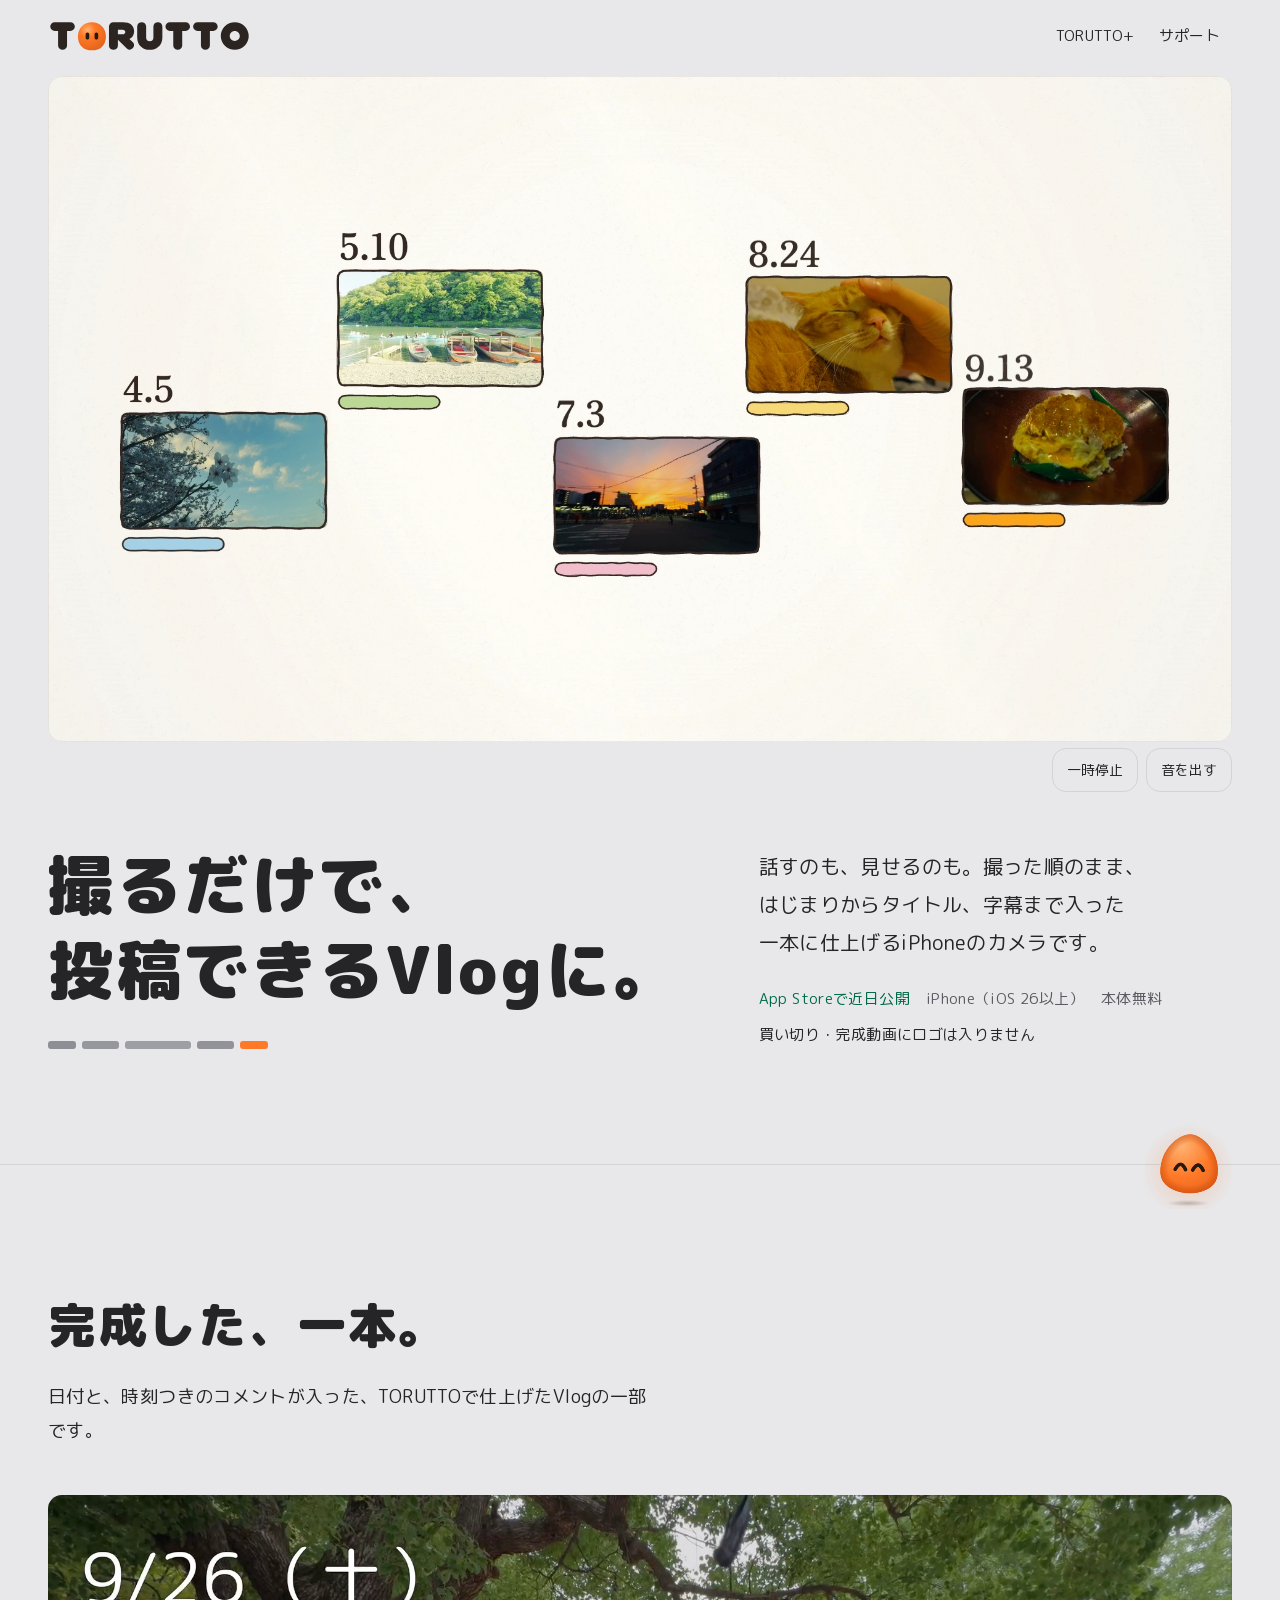
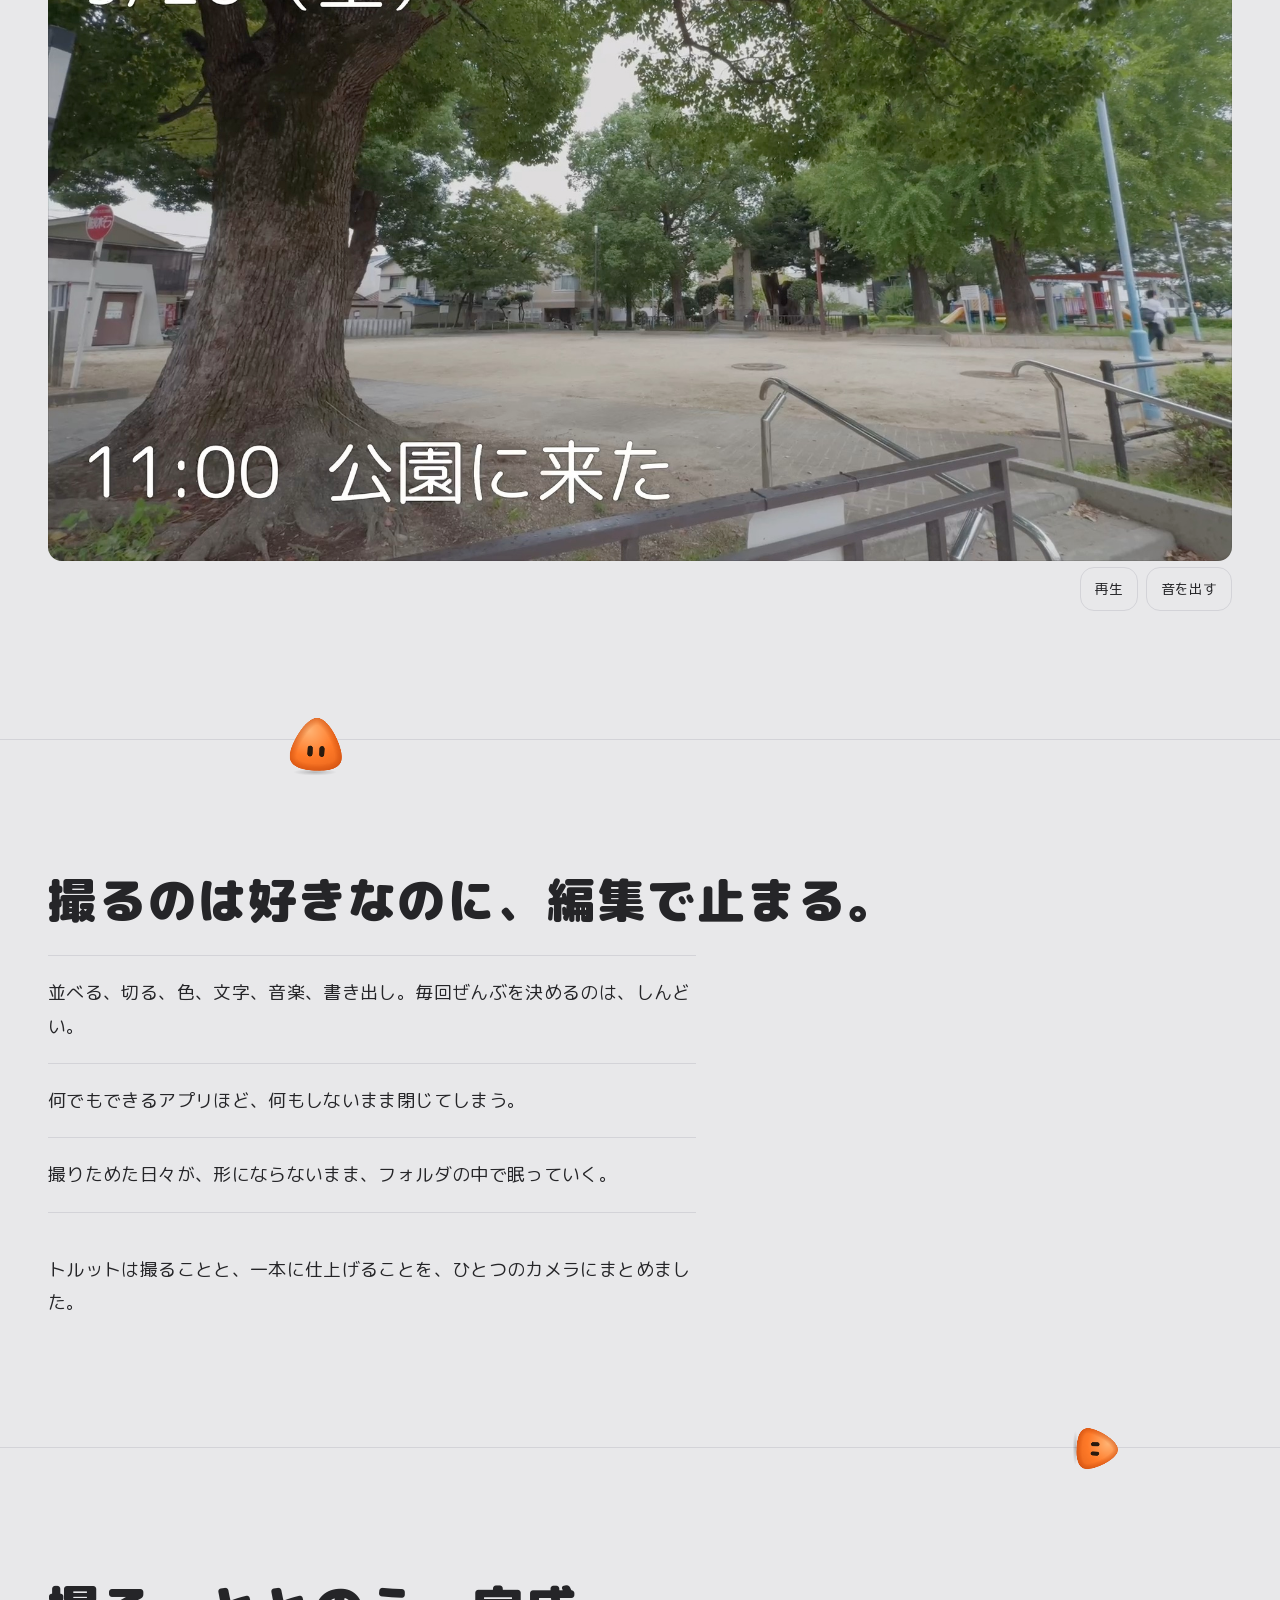
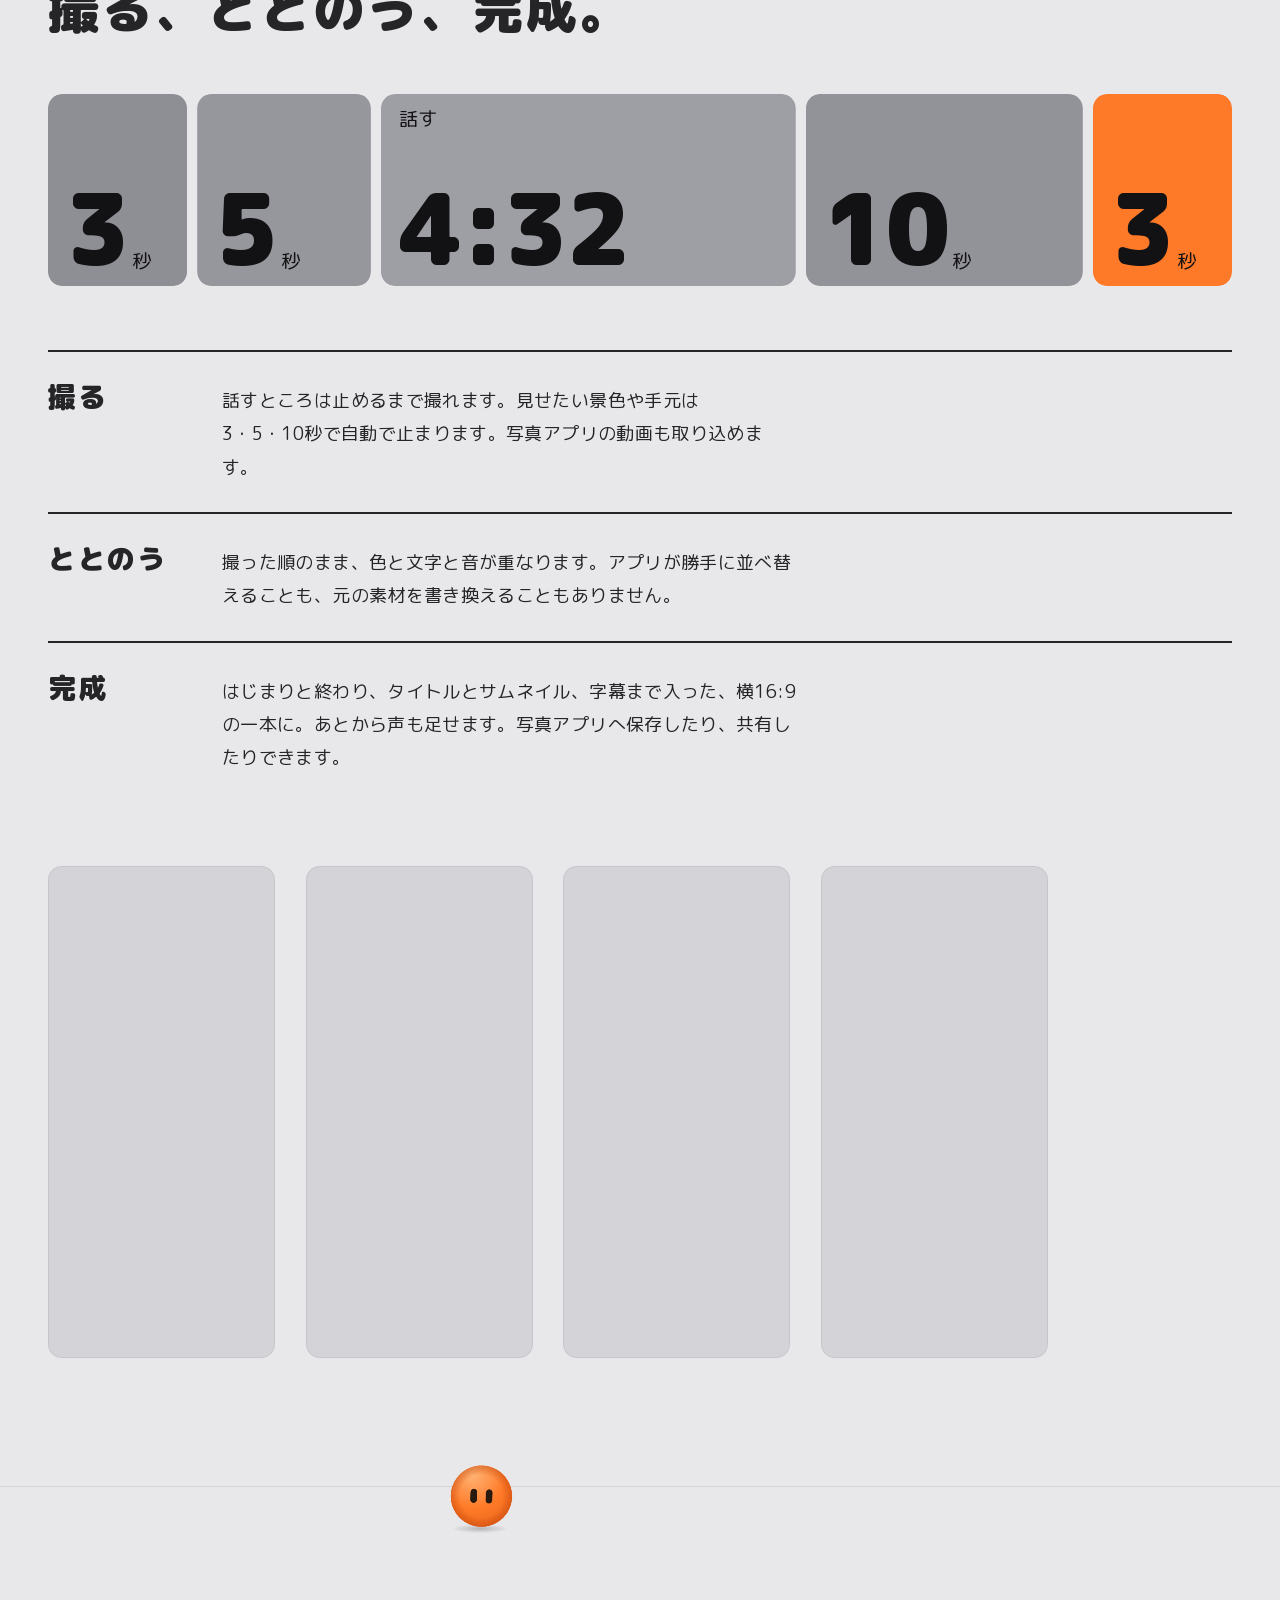
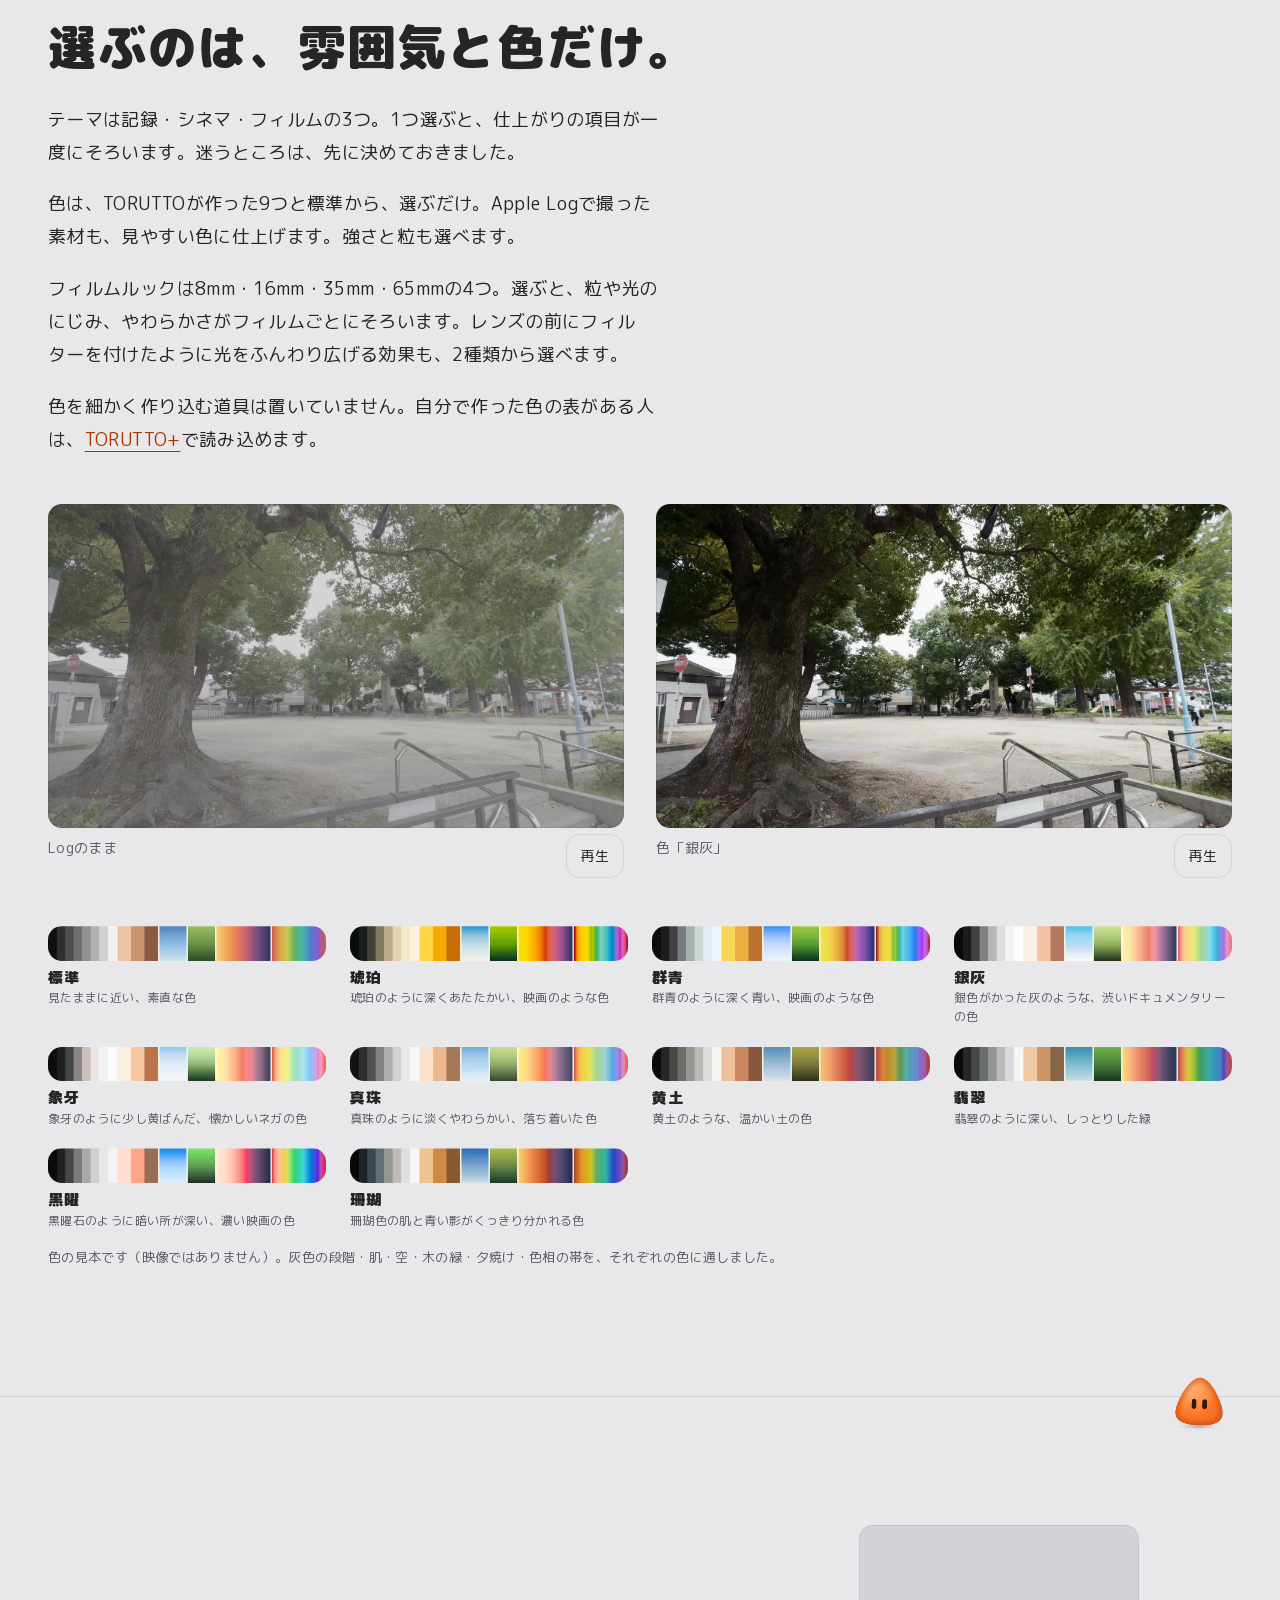
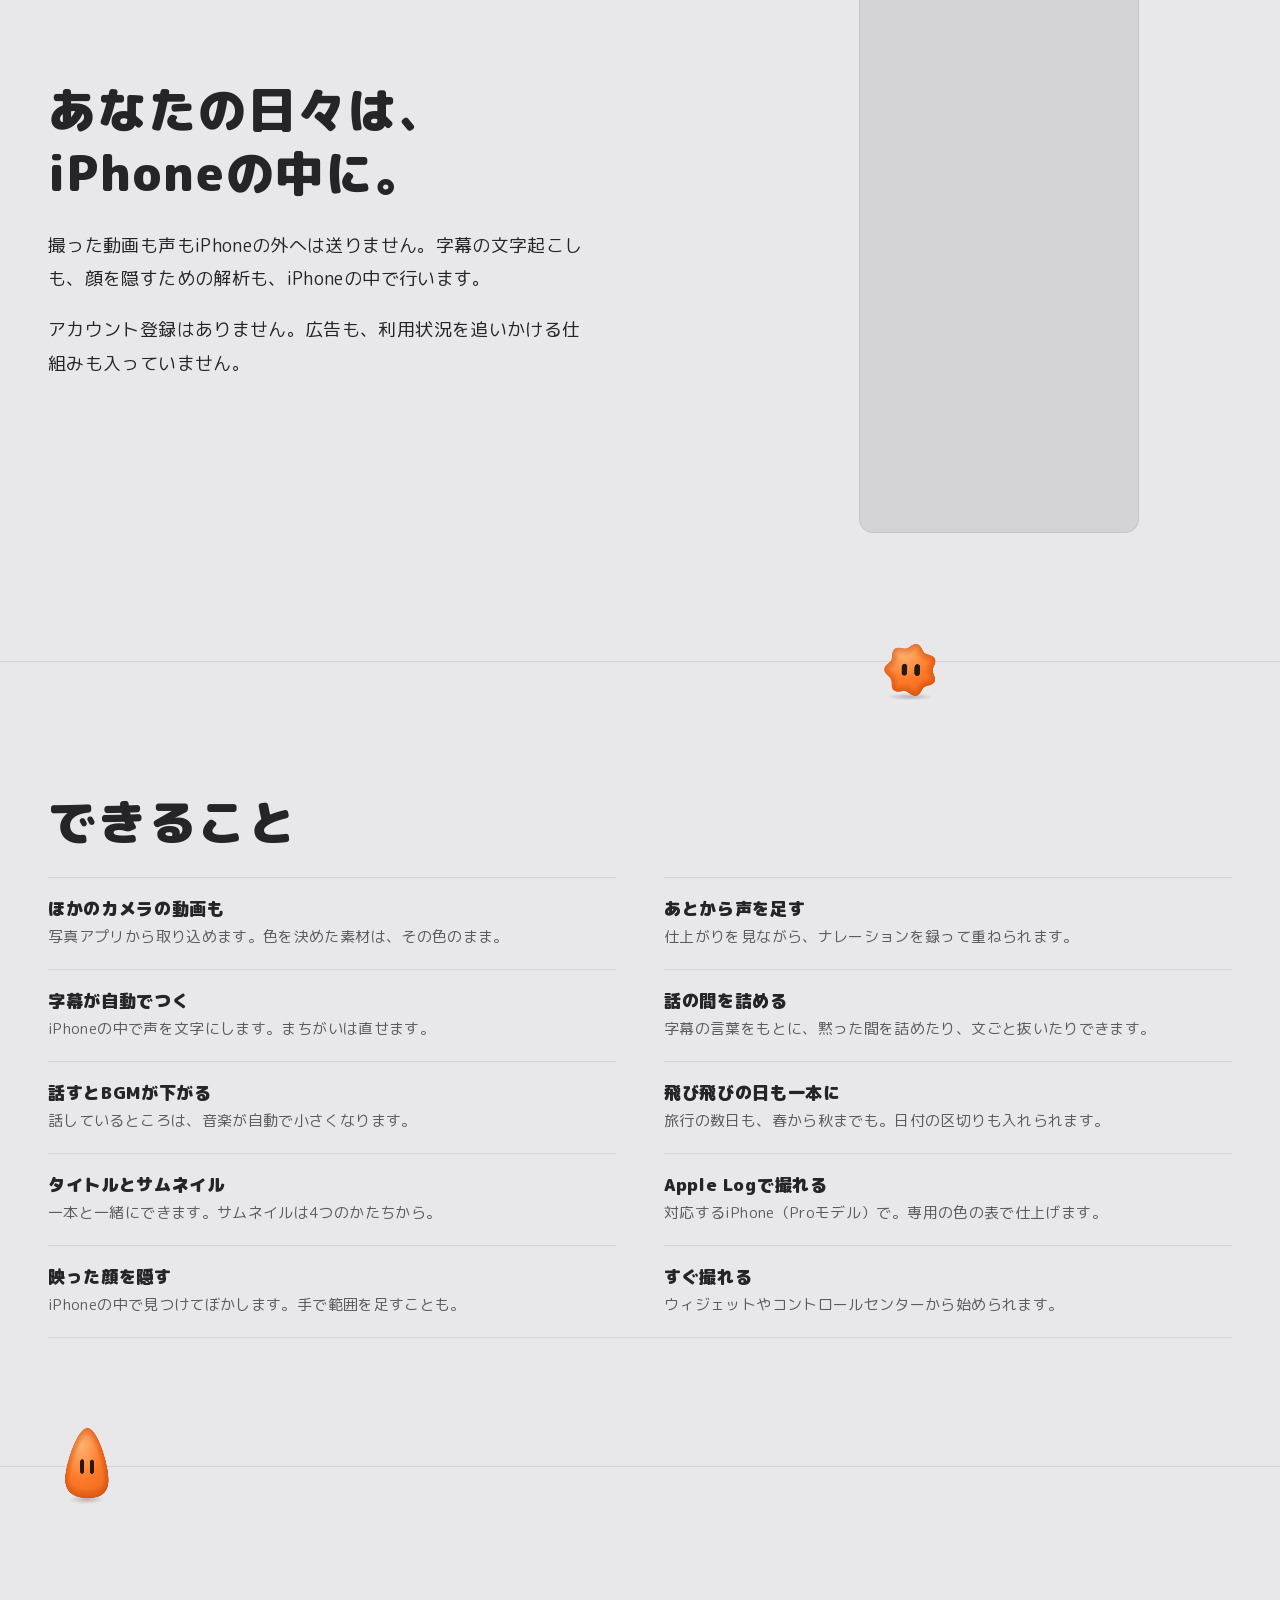
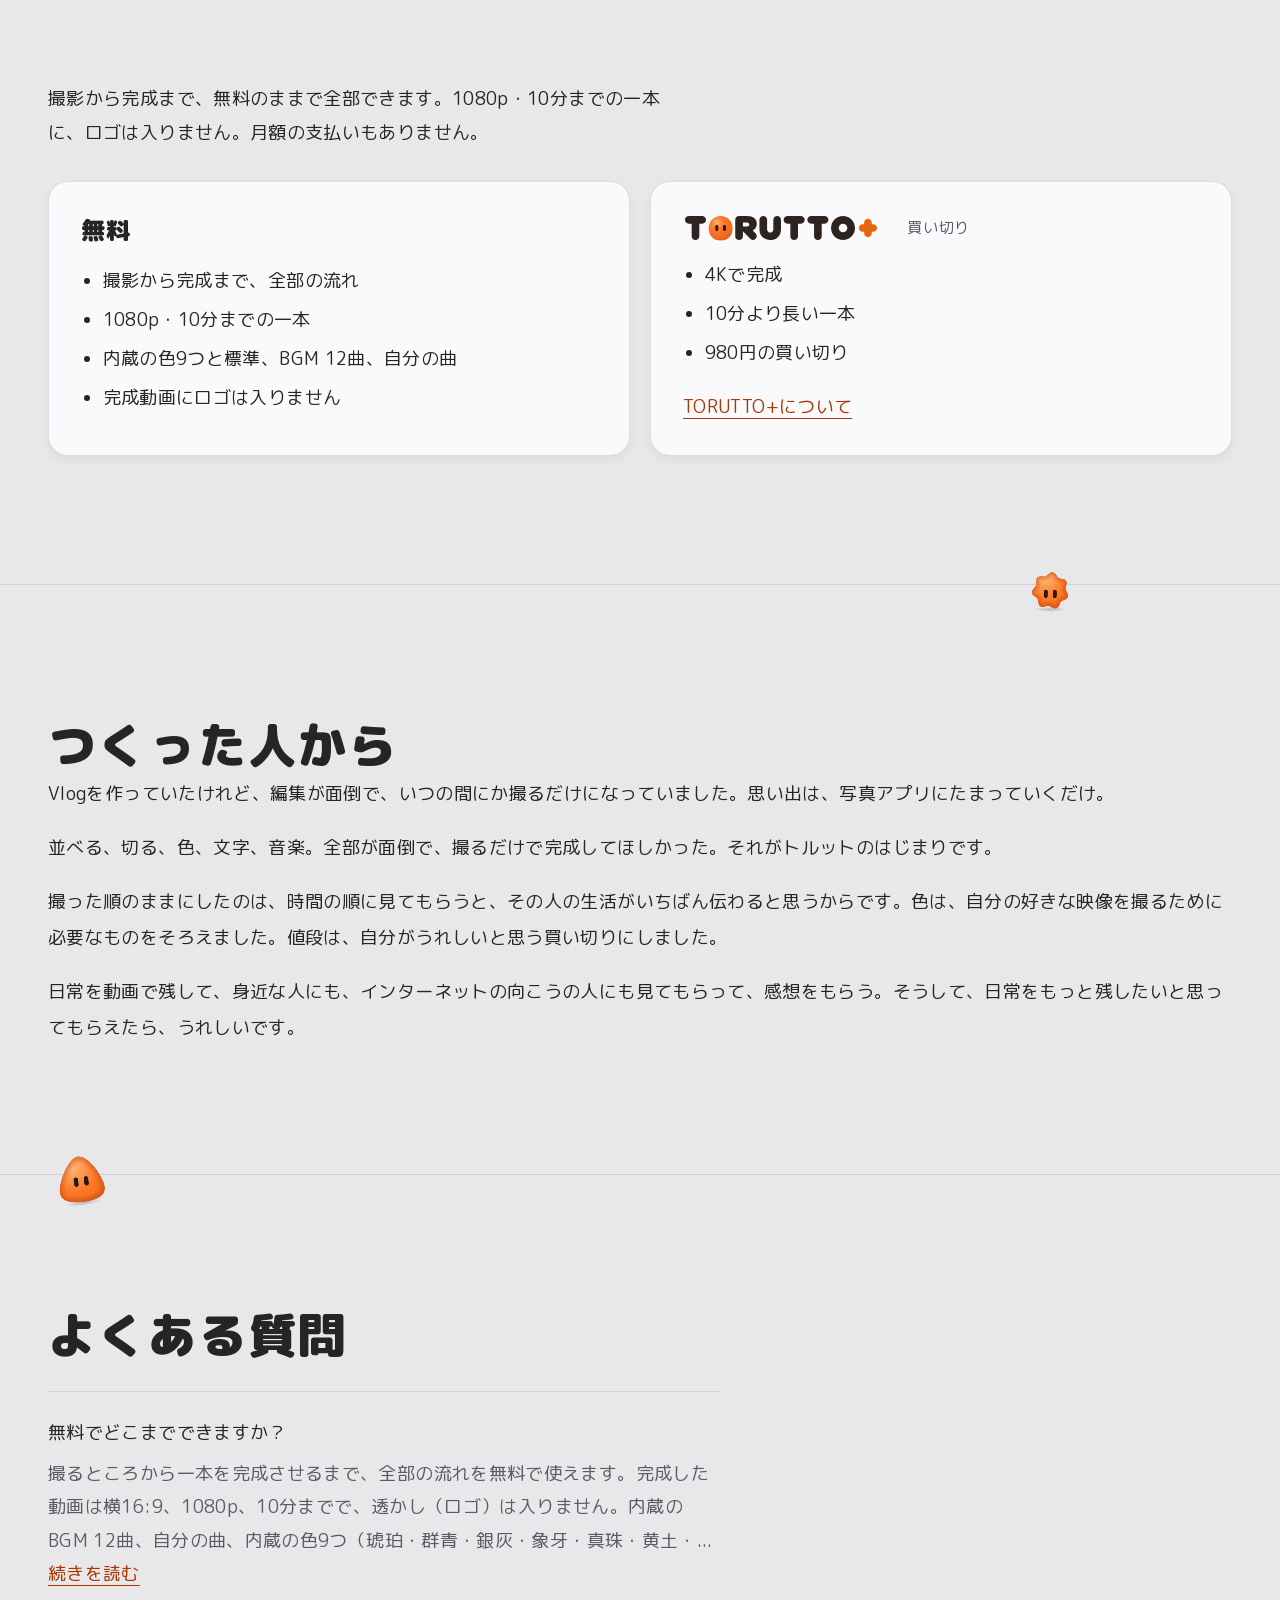
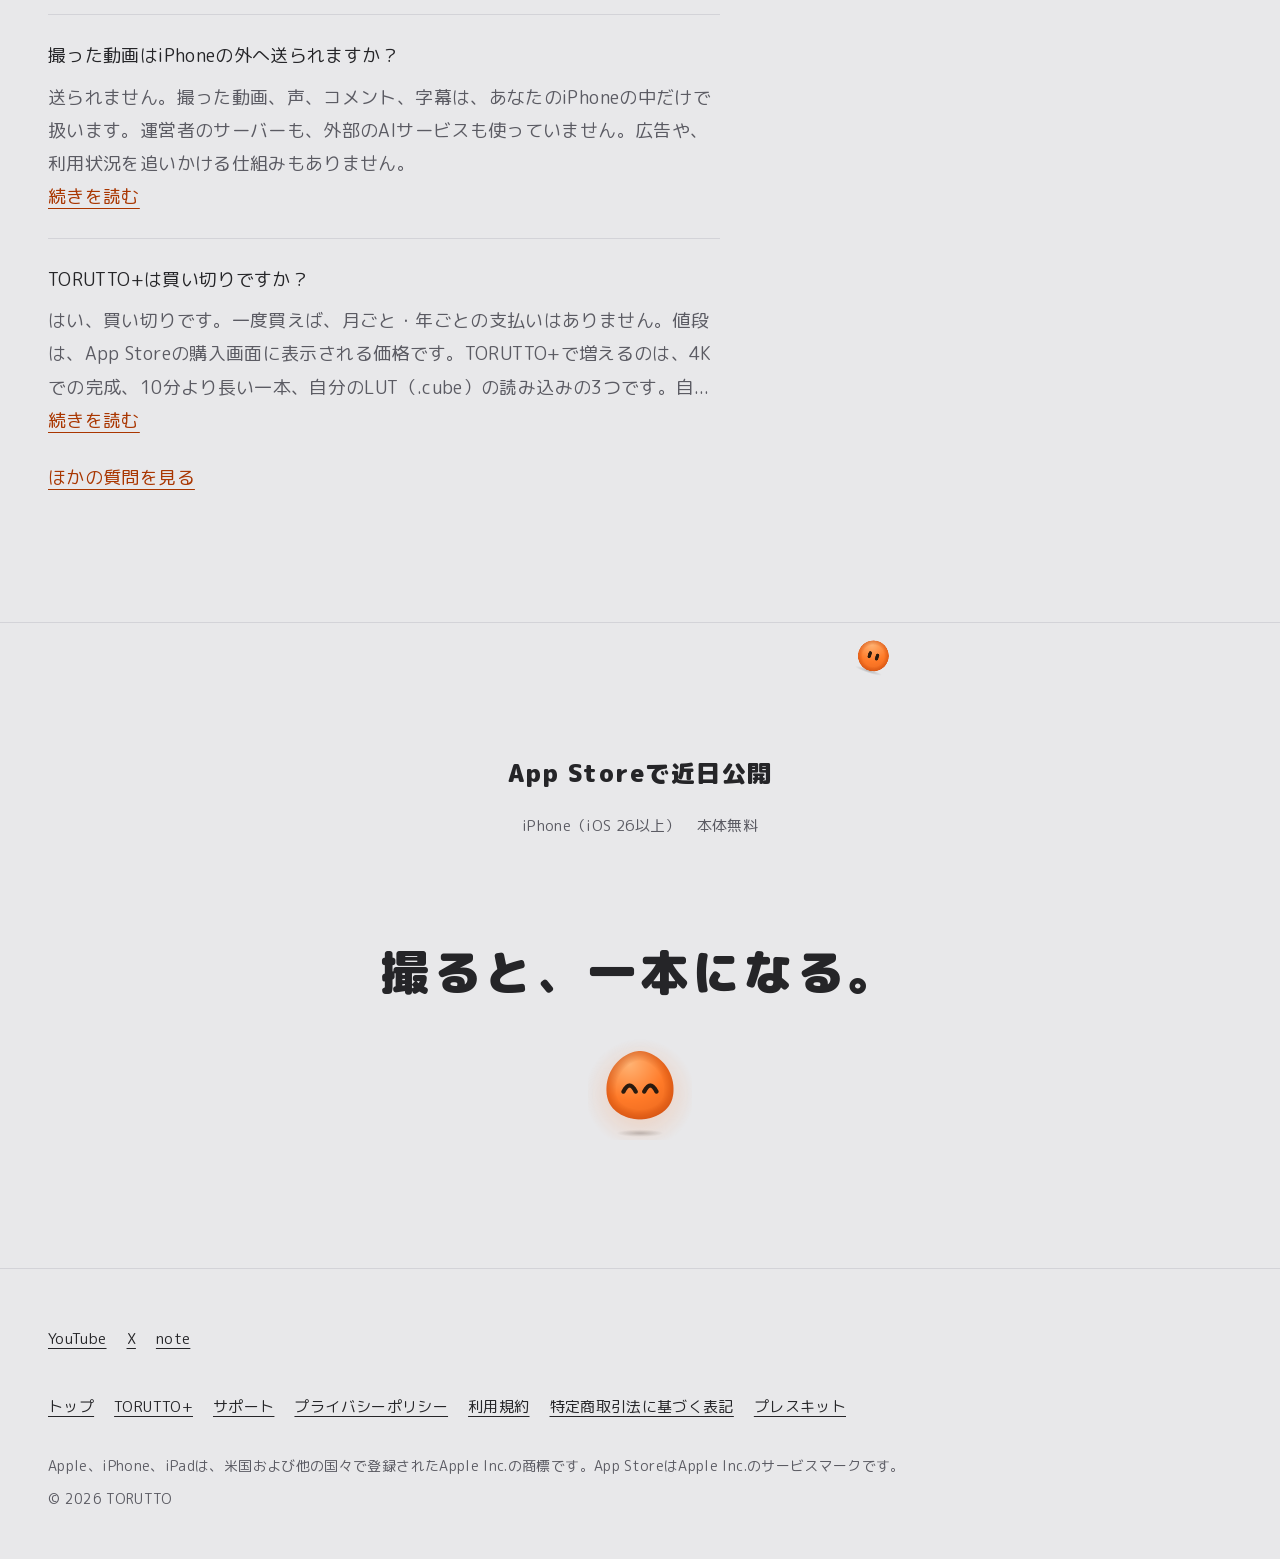
<file: index.html>
<!doctype html>
<html lang="ja">
<head>
<meta charset="utf-8">
<meta name="viewport" content="width=device-width, initial-scale=1">
<title>TORUTTO（トルット）｜撮るだけで、投稿できるVlogに。</title>
<meta name="description" content="話すのも、見せるのも。撮った順のまま、はじまりからタイトル、字幕まで入った一本に仕上げるiPhoneのカメラです。買い切りで、完成動画にロゴは入りません。">
<link rel="canonical" href="https://torutto.github.io/">
<meta name="color-scheme" content="light">
<meta name="theme-color" content="#E8E8EA">
<meta name="format-detection" content="telephone=no">
<meta name="referrer" content="strict-origin-when-cross-origin">
<meta property="og:type" content="website">
<meta property="og:site_name" content="TORUTTO（トルット）">
<meta property="og:locale" content="ja_JP">
<meta property="og:title" content="TORUTTO（トルット）｜撮るだけで、投稿できるVlogに。">
<meta property="og:description" content="話すのも、見せるのも。撮った順のまま、はじまりからタイトル、字幕まで入った一本に仕上げるiPhoneのカメラです。買い切りで、完成動画にロゴは入りません。">
<meta property="og:url" content="https://torutto.github.io/">
<meta property="og:image" content="https://torutto.github.io/og/top.png">
<meta property="og:image:width" content="1200">
<meta property="og:image:height" content="630">
<meta property="og:image:alt" content="TORUTTO（トルット）｜撮るだけで、投稿できるVlogに。">
<meta name="twitter:card" content="summary_large_image">
<link rel="icon" href="favicon.svg?v=c53edf8c" type="image/svg+xml">
<link rel="icon" href="favicon-32.png?v=c53edf8c" sizes="32x32" type="image/png">
<link rel="apple-touch-icon" href="apple-touch-icon.png?v=c53edf8c">
<link rel="preload" href="fonts/MPLUSRounded1c-Regular.woff2" as="font" type="font/woff2" crossorigin>
<link rel="preload" href="fonts/MPLUSRounded1c-Black.woff2" as="font" type="font/woff2" crossorigin>
<link rel="stylesheet" href="assets/site.css?v=1722d60b">
<script>(function(d){if(!window.TORUTTO_STILL&&'IntersectionObserver' in window&&!(window.matchMedia&&matchMedia('(prefers-reduced-motion: reduce)').matches))d.className+=' js';})(document.documentElement)</script>
</head>
<body>
<a class="skip-link" href="#main">本文へ移動</a>
<header class="site-header">
  <div class="wrap">
    <a class="brand" href="./" aria-current="page"><img class="brand-wordmark" src="assets/wordmark.svg?v=c53edf8c" width="1452" height="232" alt="TORUTTO"></a>
    <nav class="site-nav" aria-label="おもな案内">
      <ul>
        <li><a href="plus/">TORUTTO+</a></li>
        <li><a href="support/">サポート</a></li>
      </ul>
    </nav>
  </div>
</header>
<main id="main">
<section class="opening" aria-labelledby="hero-title">
  <div class="wrap">
    <div class="opening-stage">
      <figure class="motion reel">
        <div class="media"><video class="site-video" muted autoplay playsinline loop preload="auto" poster="media/reel.jpg" width="1920" height="1080" aria-label="TORUTTO（トルット）の15秒の紹介動画（音楽と効果音つき。はじめは音なし）。紙の地に琥珀色の区画が現れて窓が開き、桜と空、湖とボート、街の夕焼け、なでられる猫、器のごはんが撮った順に映り、窓の下に色の帯が1つずつ並ぶ。撮った日付ごとの小さな窓が並んだあと、帯が一本につながり、雰囲気・タイトル・字幕・BGM・声がのった一本になる。トルンが出てきてアプリのアイコンの形になり、「TORUTTO（トルット） 撮るだけで、投稿できるVlogに。 App Storeで近日公開」で終わる" data-portrait="media/reel-portrait.mp4" data-portrait-poster="media/reel-portrait.jpg"><source src="media/reel.mp4" type="video/mp4"></video><script>(function(v){if(window.matchMedia&&matchMedia('(max-width: 719px)').matches){var s=v.querySelector('source');s.src=v.dataset.portrait;v.poster=v.dataset.portraitPoster;v.width=1080;v.height=1350;v.parentNode.classList.add('portrait');v.load();}if(window.TORUTTO_STILL||(window.matchMedia&&matchMedia('(prefers-reduced-motion: reduce)').matches)){v.removeAttribute('autoplay');v.autoplay=false;v.preload='none';v.dataset.stopped='1';}})(document.currentScript.previousElementSibling)</script></div><span class="video-controls"><button class="video-toggle" type="button" hidden data-play="再生" data-pause="一時停止">再生</button><button class="video-toggle video-sound" type="button" hidden data-on="音を出す" data-off="音を消す">音を出す</button></span>
      </figure>
      <div class="opening-text">
        <div class="opening-head">
          <h1 id="hero-title">撮るだけで、<wbr>投稿できる<wbr>Vlogに。</h1>
          <div class="obi" aria-hidden="true"><i class="strip-1" style="flex:3"></i><i class="strip-2" style="flex:4"></i><i class="strip-3" style="flex:7"></i><i class="strip-4" style="flex:4"></i><i class="amber" style="flex:3"></i></div>
        </div>
        <div class="opening-body">
          <p class="lead">話すのも、見せるのも。<wbr>撮った順のまま、<wbr>はじまりからタイトル、字幕まで入った<wbr>一本に仕上げる<wbr>iPhoneのカメラです。</p>
          <div class="store-cta"><p class="availability"><span class="status">App Storeで近日公開</span><span>iPhone（iOS 26以上）</span><span>本体無料</span></p><p class="store-promise">買い切り・完成動画にロゴは入りません</p></div>
        </div>
      </div>
    </div>
  </div>
</section>

<section class="section finished" aria-labelledby="finished-title">
  <span class="torun-spot torun-float torun-float-right" style="--torun:110px;--y:14%;--tilt:0deg;--drift:0s" aria-hidden="true"><canvas class="torun" width="220" height="220" data-mood="done" data-forms="pebble,round" data-form-every="3.6"></canvas></span>
  <span class="torun-spot torun-float torun-float-left wide-only" style="--torun:44px;--y:64%;--tilt:-20deg;--drift:2s" aria-hidden="true"><canvas class="torun" width="88" height="88" data-forms="pebble,square" data-form-every="4.2"></canvas></span>
  <div class="wrap">
    <h2 id="finished-title" data-rv="title"><span class="rv-ln"><span>完成した、</span></span><span class="rv-ln"><span>一本。</span></span></h2>
    <p class="section-lead">日付と、時刻つきのコメントが入った、TORUTTOで仕上げたVlogの一部です。</p>
    <figure class="motion slot-figure">
      <div class="media" style="aspect-ratio:1920/1080"><video class="site-video" muted playsinline loop preload="metadata" poster="slots/finished-vlog.jpg" width="1920" height="1080" aria-label="TORUTTOで仕上げたVlogの一部。公園と自販機の場面に、日付と時刻つきのコメントが入っている（はじめは音なし。「音を出す」で音が出ます）"><source src="slots/finished-vlog.mp4" type="video/mp4"></video></div><span class="video-controls"><button class="video-toggle" type="button" hidden data-play="再生" data-pause="一時停止">再生</button><button class="video-toggle video-sound" type="button" hidden data-on="音を出す" data-off="音を消す">音を出す</button></span>
    </figure>
  </div>
</section>

<section class="section concern" aria-labelledby="concern-title">
  <span class="torun-spot torun-float torun-float-left" style="--torun:92px;--y:46%;--tilt:0deg;--drift:1s;--nudge:18%" aria-hidden="true"><canvas class="torun" width="184" height="184" data-look="down" data-forms="pebble,spiky" data-form-every="2.4"></canvas></span>
  <span class="torun-spot torun-float torun-float-right torun-flat wide-only" style="--torun:36px;--y:70%;--tilt:0deg;--drift:0s" aria-hidden="true"><canvas class="torun" width="72" height="72" data-forms="pebble,spiky" data-form-every="3.1" data-form-phase="1.3"></canvas></span>
  <div class="wrap">
    <h2 id="concern-title" data-rv="title"><span class="rv-ln"><span>撮るのは好きなのに、</span></span><span class="rv-ln"><span>編集で止まる。</span></span></h2>
    <ul class="concern-list">
      <li>並べる、切る、色、文字、音楽、書き出し。毎回ぜんぶを決めるのは、しんどい。</li>
      <li>何でもできるアプリほど、何もしないまま閉じてしまう。</li>
      <li>撮りためた日々が、形にならないまま、フォルダの中で眠っていく。</li>
    </ul>
    <p class="concern-answer">トルットは撮ることと、一本に仕上げることを、<wbr>ひとつのカメラにまとめました。</p>
  </div>
</section>

<section class="section flow" aria-labelledby="flow-title">
  <span class="torun-spot torun-float torun-float-right" style="--torun:72px;--y:10%;--tilt:90deg;--drift:3s;--nudge:8%" aria-hidden="true"><canvas class="torun" width="144" height="144"></canvas></span>
  <span class="torun-spot torun-float torun-float-left wide-only" style="--torun:104px;--y:58%;--tilt:-10deg;--drift:0s" aria-hidden="true"><canvas class="torun" width="208" height="208" data-forms="pebble,square,round" data-form-every="3"></canvas></span>
  <div class="wrap">
    <h2 id="flow-title" data-rv="title"><span class="rv-ln"><span>撮る、</span></span><span class="rv-ln"><span>ととのう、</span></span><span class="rv-ln"><span>完成。</span></span></h2>
    <div class="blocks" data-rv="snap" role="img" aria-label="3秒、5秒の短いクリップ、4分32秒話したところ、10秒、3秒の短いクリップが、撮った順に並んだ帯">
      <div class="b3 strip-1"><b>3</b><small>秒</small></div>
      <div class="b5 strip-2"><b>5</b><small>秒</small></div>
      <div class="btalk strip-3"><small>話す</small><b>4:32</b></div>
      <div class="b10 strip-4"><b>10</b><small>秒</small></div>
      <div class="b3 amber"><b>3</b><small>秒</small></div>
    </div>
    <div class="flow-grid">
    <dl class="flow-rows" data-rv="rule">
      <div class="flow-row">
        <dt>撮る</dt>
        <dd>話すところは止めるまで撮れます。見せたい景色や手元は<span class="nowrap">3・5・10秒</span>で自動で止まります。写真アプリの動画も取り込めます。</dd>
      </div>
      <div class="flow-row">
        <dt>ととのう</dt>
        <dd>撮った順のまま、色と文字と音が重なります。アプリが勝手に並べ替えることも、元の素材を書き換えることもありません。</dd>
      </div>
      <div class="flow-row">
        <dt>完成</dt>
        <dd>はじまりと終わり、タイトルとサムネイル、字幕まで入った、横16:9の一本に。あとから声も足せます。写真アプリへ保存したり、共有したりできます。</dd>
      </div>
    </dl>
    <ul class="screens" data-rv="stagger">
      <li><div class="media screen"><picture><source type="image/avif" srcset="media/slot-screen-capture-480.avif 480w, media/slot-screen-capture-960.avif 960w, media/slot-screen-capture-1179.avif 1179w" sizes="(min-width: 1120px) 230px, (min-width: 720px) 21vw, 44vw"><img src="media/slot-screen-capture-960.jpg" srcset="media/slot-screen-capture-480.jpg 480w, media/slot-screen-capture-960.jpg 960w, media/slot-screen-capture-1179.jpg 1179w" sizes="(min-width: 1120px) 230px, (min-width: 720px) 21vw, 44vw" width="1179" height="2556" alt="TORUTTOの撮影の画面" loading="lazy" decoding="async"></picture></div></li>
      <li><div class="media screen"><picture><source type="image/avif" srcset="media/slot-screen-list-480.avif 480w, media/slot-screen-list-960.avif 960w, media/slot-screen-list-1179.avif 1179w" sizes="(min-width: 1120px) 230px, (min-width: 720px) 21vw, 44vw"><img src="media/slot-screen-list-960.jpg" srcset="media/slot-screen-list-480.jpg 480w, media/slot-screen-list-960.jpg 960w, media/slot-screen-list-1179.jpg 1179w" sizes="(min-width: 1120px) 230px, (min-width: 720px) 21vw, 44vw" width="1179" height="2556" alt="TORUTTOのVlogの一覧の画面" loading="lazy" decoding="async"></picture></div></li>
      <li><div class="media screen"><picture><source type="image/avif" srcset="media/slot-screen-finishing-480.avif 480w, media/slot-screen-finishing-960.avif 960w, media/slot-screen-finishing-1179.avif 1179w" sizes="(min-width: 1120px) 230px, (min-width: 720px) 21vw, 44vw"><img src="media/slot-screen-finishing-960.jpg" srcset="media/slot-screen-finishing-480.jpg 480w, media/slot-screen-finishing-960.jpg 960w, media/slot-screen-finishing-1179.jpg 1179w" sizes="(min-width: 1120px) 230px, (min-width: 720px) 21vw, 44vw" width="1179" height="2556" alt="TORUTTOで完成Vlogを作っている途中の画面" loading="lazy" decoding="async"></picture></div></li>
      <li><div class="media screen"><picture><source type="image/avif" srcset="media/slot-screen-finish-480.avif 480w, media/slot-screen-finish-960.avif 960w, media/slot-screen-finish-1179.avif 1179w" sizes="(min-width: 1120px) 230px, (min-width: 720px) 21vw, 44vw"><img src="media/slot-screen-finish-960.jpg" srcset="media/slot-screen-finish-480.jpg 480w, media/slot-screen-finish-960.jpg 960w, media/slot-screen-finish-1179.jpg 1179w" sizes="(min-width: 1120px) 230px, (min-width: 720px) 21vw, 44vw" width="1179" height="2556" alt="TORUTTOの完成の画面" loading="lazy" decoding="async"></picture></div></li>
    </ul>
    </div>
  </div>
</section>

<section class="section looks" aria-labelledby="looks-title">
  <span class="torun-spot torun-float torun-float-left" style="--torun:120px;--y:34%;--tilt:0deg;--drift:1.5s;--nudge:30%" aria-hidden="true"><canvas class="torun" width="240" height="240" data-forms="round,pebble,round" data-form-every="3.4"></canvas></span>
  <span class="torun-spot torun-float torun-float-right torun-roll wide-only" style="--torun:40px;--y:12%;--tilt:0deg;--drift:0s" aria-hidden="true"><canvas class="torun" width="80" height="80" data-form="round"></canvas></span>
  <span class="torun-spot torun-float torun-float-right wide-only" style="--torun:64px;--y:78%;--tilt:14deg;--drift:0s" aria-hidden="true"><canvas class="torun" width="128" height="128" data-forms="pebble,round" data-form-every="2.8" data-form-phase="1"></canvas></span>
  <div class="wrap">
    <h2 id="looks-title" data-rv="title"><span class="rv-ln"><span>選ぶのは、</span></span><span class="rv-ln"><span>雰囲気と色だけ。</span></span></h2>
    <div class="looks-body">
      <p>テーマは記録・シネマ・フィルムの3つ。1つ選ぶと、仕上がりの項目が一度にそろいます。迷うところは、先に決めておきました。</p>
      <p>色は、TORUTTOが作った9つと標準から、選ぶだけ。<span class="nowrap">Apple Log</span>で撮った素材も、見やすい色に仕上げます。強さと粒も選べます。</p>
      <p>フィルムルックは8mm・16mm・35mm・65mmの4つ。選ぶと、粒や光のにじみ、やわらかさがフィルムごとにそろいます。レンズの前にフィルターを付けたように光をふんわり広げる効果も、2種類から選べます。</p>
      <p>色を細かく作り込む道具は置いていません。自分で作った色の表がある人は、<a href="plus/">TORUTTO+</a>で読み込めます。</p>
    </div>
    <div class="compare" data-rv="stagger">
      <figure class="motion slot-figure">
        <div class="media" style="aspect-ratio:1920/1080"><video class="site-video" muted playsinline loop preload="metadata" poster="slots/log-before.jpg" width="1920" height="1080" aria-label="Apple Logのまま撮った、色の薄い映像（音声なし）"><source src="slots/log-before.mp4" type="video/mp4"></video></div><span class="video-controls"><button class="video-toggle" type="button" hidden data-play="再生" data-pause="一時停止">再生</button></span>
        <figcaption>Logのまま</figcaption>
      </figure>
      <figure class="motion slot-figure">
        <div class="media" style="aspect-ratio:1920/1080"><video class="site-video" muted playsinline loop preload="metadata" poster="slots/log-after.jpg" width="1920" height="1080" aria-label="同じ映像に、内蔵の色「銀灰」を当てたもの（音声なし）"><source src="slots/log-after.mp4" type="video/mp4"></video></div><span class="video-controls"><button class="video-toggle" type="button" hidden data-play="再生" data-pause="一時停止">再生</button></span>
        <figcaption>色「銀灰」</figcaption>
      </figure>
    </div>
    <figure class="looks-figure">
      <ol class="looks-list" data-rv="stagger"><li><div class="look-chip"><picture><source type="image/avif" srcset="media/look-standard-480.avif 480w, media/look-standard-960.avif 960w, media/look-standard-1200.avif 1200w" sizes="(min-width: 1248px) 282px, (min-width: 720px) 23vw, 50vw"><img src="media/look-standard-960.jpg" srcset="media/look-standard-480.jpg 480w, media/look-standard-960.jpg 960w, media/look-standard-1200.jpg 1200w" sizes="(min-width: 1248px) 282px, (min-width: 720px) 23vw, 50vw" width="1200" height="150" alt="試験用の色の帯（灰色の段階・肌の色・空・木の緑・夕焼け・色相）を「標準」の色の表に通した見本" loading="lazy" decoding="async"></picture></div><p class="look-name"><span class="mincho">標準</span><span class="look-desc">見たままに近い、素直な色</span></p></li><li><div class="look-chip"><picture><source type="image/avif" srcset="media/look-warm-480.avif 480w, media/look-warm-960.avif 960w, media/look-warm-1200.avif 1200w" sizes="(min-width: 1248px) 282px, (min-width: 720px) 23vw, 50vw"><img src="media/look-warm-960.jpg" srcset="media/look-warm-480.jpg 480w, media/look-warm-960.jpg 960w, media/look-warm-1200.jpg 1200w" sizes="(min-width: 1248px) 282px, (min-width: 720px) 23vw, 50vw" width="1200" height="150" alt="試験用の色の帯（灰色の段階・肌の色・空・木の緑・夕焼け・色相）を「琥珀」の色の表に通した見本" loading="lazy" decoding="async"></picture></div><p class="look-name"><span class="mincho">琥珀</span><span class="look-desc">琥珀のように深くあたたかい、映画のような色</span></p></li><li><div class="look-chip"><picture><source type="image/avif" srcset="media/look-cool-480.avif 480w, media/look-cool-960.avif 960w, media/look-cool-1200.avif 1200w" sizes="(min-width: 1248px) 282px, (min-width: 720px) 23vw, 50vw"><img src="media/look-cool-960.jpg" srcset="media/look-cool-480.jpg 480w, media/look-cool-960.jpg 960w, media/look-cool-1200.jpg 1200w" sizes="(min-width: 1248px) 282px, (min-width: 720px) 23vw, 50vw" width="1200" height="150" alt="試験用の色の帯（灰色の段階・肌の色・空・木の緑・夕焼け・色相）を「群青」の色の表に通した見本" loading="lazy" decoding="async"></picture></div><p class="look-name"><span class="mincho">群青</span><span class="look-desc">群青のように深く青い、映画のような色</span></p></li><li><div class="look-chip"><picture><source type="image/avif" srcset="media/look-reportage-480.avif 480w, media/look-reportage-960.avif 960w, media/look-reportage-1200.avif 1200w" sizes="(min-width: 1248px) 282px, (min-width: 720px) 23vw, 50vw"><img src="media/look-reportage-960.jpg" srcset="media/look-reportage-480.jpg 480w, media/look-reportage-960.jpg 960w, media/look-reportage-1200.jpg 1200w" sizes="(min-width: 1248px) 282px, (min-width: 720px) 23vw, 50vw" width="1200" height="150" alt="試験用の色の帯（灰色の段階・肌の色・空・木の緑・夕焼け・色相）を「銀灰」の色の表に通した見本" loading="lazy" decoding="async"></picture></div><p class="look-name"><span class="mincho">銀灰</span><span class="look-desc">銀色がかった灰のような、渋いドキュメンタリーの色</span></p></li><li><div class="look-chip"><picture><source type="image/avif" srcset="media/look-snapshot-480.avif 480w, media/look-snapshot-960.avif 960w, media/look-snapshot-1200.avif 1200w" sizes="(min-width: 1248px) 282px, (min-width: 720px) 23vw, 50vw"><img src="media/look-snapshot-960.jpg" srcset="media/look-snapshot-480.jpg 480w, media/look-snapshot-960.jpg 960w, media/look-snapshot-1200.jpg 1200w" sizes="(min-width: 1248px) 282px, (min-width: 720px) 23vw, 50vw" width="1200" height="150" alt="試験用の色の帯（灰色の段階・肌の色・空・木の緑・夕焼け・色相）を「象牙」の色の表に通した見本" loading="lazy" decoding="async"></picture></div><p class="look-name"><span class="mincho">象牙</span><span class="look-desc">象牙のように少し黄ばんだ、懐かしいネガの色</span></p></li><li><div class="look-chip"><picture><source type="image/avif" srcset="media/look-quiet-480.avif 480w, media/look-quiet-960.avif 960w, media/look-quiet-1200.avif 1200w" sizes="(min-width: 1248px) 282px, (min-width: 720px) 23vw, 50vw"><img src="media/look-quiet-960.jpg" srcset="media/look-quiet-480.jpg 480w, media/look-quiet-960.jpg 960w, media/look-quiet-1200.jpg 1200w" sizes="(min-width: 1248px) 282px, (min-width: 720px) 23vw, 50vw" width="1200" height="150" alt="試験用の色の帯（灰色の段階・肌の色・空・木の緑・夕焼け・色相）を「真珠」の色の表に通した見本" loading="lazy" decoding="async"></picture></div><p class="look-name"><span class="mincho">真珠</span><span class="look-desc">真珠のように淡くやわらかい、落ち着いた色</span></p></li><li><div class="look-chip"><picture><source type="image/avif" srcset="media/look-earth-480.avif 480w, media/look-earth-960.avif 960w, media/look-earth-1200.avif 1200w" sizes="(min-width: 1248px) 282px, (min-width: 720px) 23vw, 50vw"><img src="media/look-earth-960.jpg" srcset="media/look-earth-480.jpg 480w, media/look-earth-960.jpg 960w, media/look-earth-1200.jpg 1200w" sizes="(min-width: 1248px) 282px, (min-width: 720px) 23vw, 50vw" width="1200" height="150" alt="試験用の色の帯（灰色の段階・肌の色・空・木の緑・夕焼け・色相）を「黄土」の色の表に通した見本" loading="lazy" decoding="async"></picture></div><p class="look-name"><span class="mincho">黄土</span><span class="look-desc">黄土のような、温かい土の色</span></p></li><li><div class="look-chip"><picture><source type="image/avif" srcset="media/look-forest-480.avif 480w, media/look-forest-960.avif 960w, media/look-forest-1200.avif 1200w" sizes="(min-width: 1248px) 282px, (min-width: 720px) 23vw, 50vw"><img src="media/look-forest-960.jpg" srcset="media/look-forest-480.jpg 480w, media/look-forest-960.jpg 960w, media/look-forest-1200.jpg 1200w" sizes="(min-width: 1248px) 282px, (min-width: 720px) 23vw, 50vw" width="1200" height="150" alt="試験用の色の帯（灰色の段階・肌の色・空・木の緑・夕焼け・色相）を「翡翠」の色の表に通した見本" loading="lazy" decoding="async"></picture></div><p class="look-name"><span class="mincho">翡翠</span><span class="look-desc">翡翠のように深い、しっとりした緑</span></p></li><li><div class="look-chip"><picture><source type="image/avif" srcset="media/look-cinema-density-480.avif 480w, media/look-cinema-density-960.avif 960w, media/look-cinema-density-1200.avif 1200w" sizes="(min-width: 1248px) 282px, (min-width: 720px) 23vw, 50vw"><img src="media/look-cinema-density-960.jpg" srcset="media/look-cinema-density-480.jpg 480w, media/look-cinema-density-960.jpg 960w, media/look-cinema-density-1200.jpg 1200w" sizes="(min-width: 1248px) 282px, (min-width: 720px) 23vw, 50vw" width="1200" height="150" alt="試験用の色の帯（灰色の段階・肌の色・空・木の緑・夕焼け・色相）を「黒曜」の色の表に通した見本" loading="lazy" decoding="async"></picture></div><p class="look-name"><span class="mincho">黒曜</span><span class="look-desc">黒曜石のように暗い所が深い、濃い映画の色</span></p></li><li><div class="look-chip"><picture><source type="image/avif" srcset="media/look-teal-orange-480.avif 480w, media/look-teal-orange-960.avif 960w, media/look-teal-orange-1200.avif 1200w" sizes="(min-width: 1248px) 282px, (min-width: 720px) 23vw, 50vw"><img src="media/look-teal-orange-960.jpg" srcset="media/look-teal-orange-480.jpg 480w, media/look-teal-orange-960.jpg 960w, media/look-teal-orange-1200.jpg 1200w" sizes="(min-width: 1248px) 282px, (min-width: 720px) 23vw, 50vw" width="1200" height="150" alt="試験用の色の帯（灰色の段階・肌の色・空・木の緑・夕焼け・色相）を「珊瑚」の色の表に通した見本" loading="lazy" decoding="async"></picture></div><p class="look-name"><span class="mincho">珊瑚</span><span class="look-desc">珊瑚色の肌と青い影がくっきり分かれる色</span></p></li></ol>
      <figcaption>色の見本です（映像ではありません）。灰色の段階・肌・空・木の緑・夕焼け・色相の帯を、それぞれの色に通しました。</figcaption>
    </figure>
  </div>
</section>

<section class="section pillar" aria-labelledby="p3-title">
  <span class="torun-spot torun-float torun-float-right" style="--torun:84px;--y:40%;--tilt:0deg;--drift:0s" aria-hidden="true"><canvas class="torun" width="168" height="168" data-forms="pebble,square" data-form-every="3.8"></canvas></span>
  <div class="wrap pillar-grid">
    <div class="pillar-text">
      <h2 id="p3-title" data-rv="title"><span class="rv-ln"><span>あなたの日々は、</span></span><span class="rv-ln"><span>iPhoneの中に。</span></span></h2>
      <div class="pillar-body">
        <p>撮った動画も声もiPhoneの外へは送りません。字幕の文字起こしも、顔を隠すための解析も、iPhoneの中で行います。</p>
        <p>アカウント登録はありません。広告も、利用状況を追いかける仕組みも入っていません。</p>
      </div>
    </div>
    <div class="pillar-media">
      <div class="media screen"><picture><source type="image/avif" srcset="media/slot-screen-privacy-480.avif 480w, media/slot-screen-privacy-960.avif 960w, media/slot-screen-privacy-1179.avif 1179w" sizes="(min-width: 960px) 300px, 45vw"><img src="media/slot-screen-privacy-960.jpg" srcset="media/slot-screen-privacy-480.jpg 480w, media/slot-screen-privacy-960.jpg 960w, media/slot-screen-privacy-1179.jpg 1179w" sizes="(min-width: 960px) 300px, 45vw" width="1179" height="2556" alt="TORUTTOの素材を直す画面。顔を自動で隠す設定と、隠し方（モザイク・すりガラス）を選ぶところ" loading="lazy" decoding="async"></picture></div>
    </div>
  </div>
</section>

<section class="section can" aria-labelledby="can-title">
  <span class="torun-spot torun-float torun-float-right" style="--torun:100px;--y:24%;--tilt:0deg;--drift:0s;--nudge:22%" aria-hidden="true"><canvas class="torun" width="200" height="200" data-forms="wave,pebble" data-form-every="3.2"></canvas></span>
  <span class="torun-spot torun-float torun-float-left wide-only" style="--torun:56px;--y:70%;--tilt:0deg;--drift:0s" aria-hidden="true"><canvas class="torun" width="112" height="112" data-mood="done" data-form="round"></canvas></span>
  <div class="wrap">
    <h2 id="can-title" data-rv="title"><span class="rv-ln"><span>できること</span></span></h2>
    <dl class="can-list" data-rv="stagger">
      <div><dt>ほかのカメラの動画も</dt><dd>写真アプリから取り込めます。色を決めた素材は、その色のまま。</dd></div>
      <div><dt>あとから声を足す</dt><dd>仕上がりを見ながら、ナレーションを録って重ねられます。</dd></div>
      <div><dt>字幕が自動でつく</dt><dd>iPhoneの中で声を文字にします。まちがいは直せます。</dd></div>
      <div><dt>話の間を詰める</dt><dd>字幕の言葉をもとに、黙った間を詰めたり、文ごと抜いたりできます。</dd></div>
      <div><dt>話すとBGMが下がる</dt><dd>話しているところは、音楽が自動で小さくなります。</dd></div>
      <div><dt>飛び飛びの日も一本に</dt><dd>旅行の数日も、春から秋までも。日付の区切りも入れられます。</dd></div>
      <div><dt>タイトルとサムネイル</dt><dd>一本と一緒にできます。サムネイルは4つのかたちから。</dd></div>
      <div><dt><span class="nowrap">Apple Log</span>で撮れる</dt><dd>対応するiPhone（Proモデル）で。専用の色の表で仕上げます。</dd></div>
      <div><dt>映った顔を隠す</dt><dd>iPhoneの中で見つけてぼかします。手で範囲を足すことも。</dd></div>
      <div><dt>すぐ撮れる</dt><dd>ウィジェットやコントロールセンターから始められます。</dd></div>
    </dl>
  </div>
</section>

<section class="section plans" aria-labelledby="plans-title">
  <span class="torun-spot torun-float torun-float-left torun-tall" style="--torun:96px;--y:22%;--tilt:0deg;--drift:0.8s" aria-hidden="true"><canvas class="torun" width="192" height="192" data-forms="pebble,round" data-form-every="4"></canvas></span>
  <span class="torun-spot torun-float torun-float-right torun-roll wide-only" style="--torun:30px;--y:64%;--tilt:-30deg;--drift:0s" aria-hidden="true"><canvas class="torun" width="60" height="60"></canvas></span>
  <div class="wrap">
    <h2 id="plans-title" data-rv="title"><span class="rv-ln"><span>無料で、</span></span><span class="rv-ln"><span>ちゃんと一本。</span></span></h2>
    <p class="section-lead">撮影から完成まで、無料のままで全部できます。1080p・10分までの一本に、ロゴは入りません。月額の支払いもありません。</p>
    <div class="plans-grid">
      <div class="plan">
        <h3>無料</h3>
        <ul>
          <li>撮影から完成まで、全部の流れ</li>
          <li>1080p・10分までの一本</li>
          <li>内蔵の色9つと標準、BGM 12曲、自分の曲</li>
          <li>完成動画にロゴは入りません</li>
        </ul>
      </div>
      <div class="plan">
        <h3 class="plan-brand"><img src="assets/wordmark-plus.svg?v=c53edf8c" width="1636" height="232" alt="TORUTTO+"><span class="plan-kind">買い切り</span></h3>
        <ul>
          <li>4Kで完成</li>
          <li>10分より長い一本</li>
          <li><span class="nowrap">980円</span>の買い切り</li>
        </ul>
        
        <p class="plan-link"><a href="plus/">TORUTTO+について</a></p>
      </div>
    </div>
  </div>
</section>

<section class="section maker" aria-labelledby="maker-title">
  <span class="torun-spot torun-float torun-float-right" style="--torun:70px;--y:58%;--tilt:0deg;--drift:1.2s;--nudge:12%" aria-hidden="true"><canvas class="torun" width="140" height="140" data-look="down" data-form="wave"></canvas></span>
  <div class="wrap">
    <h2 id="maker-title" data-rv="title"><span class="rv-ln"><span>つくった人から</span></span></h2>
    <div class="maker-body">
      <p>Vlogを作っていたけれど、編集が面倒で、いつの間にか撮るだけになっていました。思い出は、写真アプリにたまっていくだけ。</p>
      <p>並べる、切る、色、文字、音楽。全部が面倒で、撮るだけで完成してほしかった。それがトルットのはじまりです。</p>
      <p>撮った順のままにしたのは、時間の順に見てもらうと、その人の生活がいちばん伝わると思うからです。色は、自分の好きな映像を撮るために必要なものをそろえました。値段は、自分がうれしいと思う買い切りにしました。</p>
      <p>日常を動画で残して、身近な人にも、インターネットの向こうの人にも見てもらって、感想をもらう。そうして、日常をもっと残したいと思ってもらえたら、うれしいです。</p>
    </div>
  </div>
</section>

<section class="section faq-excerpt" aria-labelledby="faq-title">
  <span class="torun-spot torun-float torun-float-left" style="--torun:80px;--y:36%;--tilt:-8deg;--drift:0s" aria-hidden="true"><canvas class="torun" width="160" height="160" data-forms="pebble,spiky,round" data-form-every="2.6"></canvas></span>
  <div class="wrap">
    <h2 id="faq-title" data-rv="title"><span class="rv-ln"><span>よくある質問</span></span></h2>
    <dl class="qa-list"><dt>無料でどこまでできますか？</dt><dd><span class="qa-a">撮るところから一本を完成させるまで、全部の流れを無料で使えます。完成した動画は横16:9、1080p、10分までで、<strong>透かし（ロゴ）は入りません</strong>。内蔵のBGM 12曲、自分の曲、内蔵の色9つ（琥珀・群青・銀灰・象牙・真珠・黄土・翡翠・黒曜・珊瑚）と標準、テーマ3つ（記録・シネマ・フィルム）、字幕、顔を隠す機能、あとから声を足す機能、まとめVlogも無料です。</span> <a href="support/#q-2">続きを読む<span class="visually-hidden">（無料でどこまでできますか？）</span></a></dd><dt>撮った動画はiPhoneの外へ送られますか？</dt><dd><span class="qa-a">送られません。撮った動画、声、コメント、字幕は、あなたのiPhoneの中だけで扱います。運営者のサーバーも、外部のAIサービスも使っていません。広告や、利用状況を追いかける仕組みもありません。</span> <a href="support/#q-23">続きを読む<span class="visually-hidden">（撮った動画はiPhoneの外へ送られますか？）</span></a></dd><dt>TORUTTO+は買い切りですか？</dt><dd><span class="qa-a">はい、買い切りです。一度買えば、月ごと・年ごとの支払いはありません。値段は、App Storeの購入画面に表示される価格です。TORUTTO+で増えるのは、4Kでの完成、10分より長い一本、自分のLUT（.cube）の読み込みの3つです。自分の曲は無料版でも読み込めます。</span> <a href="support/#q-19">続きを読む<span class="visually-hidden">（TORUTTO+は買い切りですか？）</span></a></dd></dl>
    <p class="more-link"><a href="support/">ほかの質問を見る</a></p>
  </div>
</section>

<section class="section closing" aria-labelledby="closing-title">
  <span class="torun-spot torun-float torun-float-right" style="--torun:60px;--y:40%;--tilt:18deg;--drift:2s;--nudge:26%" aria-hidden="true"><canvas class="torun" width="120" height="120" data-form="round"></canvas></span>
  <span class="torun-spot torun-float torun-float-left torun-flat wide-only" style="--torun:90px;--y:55%;--tilt:0deg;--drift:0.5s" aria-hidden="true"><canvas class="torun" width="180" height="180" data-forms="wave,pebble" data-form-every="3"></canvas></span>
  <div class="wrap">
    <div class="store-cta"><p class="store-soon">App Storeで近日公開</p><p class="availability"><span>iPhone（iOS 26以上）</span><span>本体無料</span></p></div>
    <p id="closing-title" class="closing-line mincho">撮ると、一本になる。</p>
    <span class="torun-spot" style="--torun:104px" aria-hidden="true"><canvas class="torun" width="208" height="208" data-mood="done"></canvas></span>
  </div>
</section>
</main>
<footer class="site-footer">
  <div class="wrap">
    <nav aria-label="TORUTTOの公式アカウント">
      <ul>
        <li><a href="https://www.youtube.com/@torutto_app">YouTube</a></li>
        <li><a href="https://x.com/torutto_app">X</a></li>
        <li><a href="https://note.com/torutto">note</a></li>
      </ul>
    </nav>
    <nav aria-label="サイトの案内">
      <ul>
        <li><a href="./" aria-current="page">トップ</a></li>
        <li><a href="plus/">TORUTTO+</a></li>
        <li><a href="support/">サポート</a></li>
        <li><a href="privacy/">プライバシーポリシー</a></li>
        <li><a href="terms/">利用規約</a></li>
        <li><a href="tokushoho/">特定商取引法に基づく表記</a></li>
        <li><a href="press/">プレスキット</a></li>
      </ul>
    </nav>
    <p>Apple、iPhone、iPadは、米国および他の国々で登録されたApple Inc.の商標です。App StoreはApple Inc.のサービスマークです。</p>
    <p>© 2026 TORUTTO</p>
  </div>
</footer>
<script>
(function () {
  var reduce = window.matchMedia('(prefers-reduced-motion: reduce)').matches;
  var videos = document.querySelectorAll('.site-video');
  var io = ('IntersectionObserver' in window) ? new IntersectionObserver(function (entries) {
    entries.forEach(function (e) {
      var v = e.target;
      if (e.isIntersecting) { if (!v.dataset.stopped) { var p = v.play(); if (p && p.catch) p.catch(function () {}); } }
      else if (!v.paused) { v.pause(); }
    });
  }, { threshold: 0.35 }) : null;
  Array.prototype.forEach.call(videos, function (v) {
    var fig = v.closest('figure');
    var snd = fig.querySelector('.video-sound');
    if (snd) {
      var sLabel = function () { snd.textContent = v.muted ? snd.dataset.on : snd.dataset.off; snd.setAttribute('aria-pressed', v.muted ? 'false' : 'true'); };
      snd.hidden = false;
      snd.addEventListener('click', function () {
        v.muted = !v.muted;
        if (!v.muted && v.paused) { delete v.dataset.stopped; var p2 = v.play(); if (p2 && p2.catch) p2.catch(function () {}); }
        sLabel();
      });
      sLabel();
    }
    var b = fig.querySelector('.video-toggle:not(.video-sound)');
    if (!b) return;
    var label = function () { b.textContent = v.paused ? b.dataset.play : b.dataset.pause; };
    b.hidden = false;
    b.addEventListener('click', function () {
      if (v.paused) { delete v.dataset.stopped; v.play(); } else { v.dataset.stopped = '1'; v.pause(); }
    });
    v.addEventListener('play', label);
    v.addEventListener('pause', label);
    label();
    if (reduce) return;
    if (io) io.observe(v);
    else { var p = v.play(); if (p && p.catch) p.catch(label); }
  });
})();
</script>
<script>
(function () {
  if (!/(^|\s)js(\s|$)/.test(document.documentElement.className)) return;
  var io = new IntersectionObserver(function (entries) {
    entries.forEach(function (e) { if (e.isIntersecting) { e.target.classList.add('in'); io.unobserve(e.target); } });
  }, { rootMargin: '0px 0px -12% 0px', threshold: 0 });
  Array.prototype.forEach.call(document.querySelectorAll('[data-rv]'), function (el) {
    Array.prototype.forEach.call(el.children, function (c, i) { c.style.setProperty('--i', i); });
    io.observe(el);
  });
})();
</script>
<script>
/*
 * トルン（HIKARI、2026-10-24）の描き方。正本は docs/design/TORUN_MASCOT.md と
 * TORUTTO/App/DesignSystem/HikariFigure.swift。数値はアプリと同じにする（姿・色・動きをずらさない）。
 *
 *   Hikari.draw(ctx, side, state)   1辺 side の正方形に体を描く（原点は正方形の左上）
 *   Hikari.mount(canvas)            canvas に置く（data-mood="done" / data-look="down" を読む）
 *   Hikari.mountAll(selector)       当てはまる canvas を全部 mount
 *   Hikari.outline(form, time)      5つの形の輪郭点（TorunOutline.swift と同じ式。単位正方形、96点）
 *
 * mount の動き: 見えているあいだだけ描く。ふだんは呼吸・まばたき・視線。さわると一度だけ潰れ、
 * 0.8秒以内に3回さわると一回転。data-mood="done" は初めて見えたときに一度だけ跳ねて▶へ傾き、
 * 目を細めて光る（約3秒でふだんへ戻る）。動きを減らす設定では止まった1コマ。
 * data-forms="round,wave,spiky" は形を順に変える（約0.45秒で輪郭を滑らかに混ぜ、途中で少しぷにっと縮む。
 * spiky は出たままにせず、驚いた一瞬だけトゲが出て戻る＝アプリの startle）。data-form-every は1つの形の秒数。
 * data-form="round" は形を1つに決める。形の意味と場面は docs/design/TORUN_MASCOT.md「5つの形」。
 */
(function (root) {
  'use strict';

  var C = {
    light: 'rgb(255,179,115)',
    body: '#FF7A28',
    deep: 'rgb(227,97,26)',
    eye: 'rgb(41,26,15)',
    rim: 'rgba(184,64,10,0.055)'
  };

  var ROTATION_SECONDS = 3.6;
  var DONE_SECONDS = 3.2;

  function clamp(x, a, b) { return Math.min(Math.max(x, a), b); }
  function ease(x) { var p = clamp(x, 0, 1); return p * p * (3 - 2 * p); }

  function blinkAt(t) {
    var phase = (t % 4.8) / 4.8;
    if (phase <= 0.91 || phase >= 0.97) return 1;
    return Math.abs((phase - 0.91) / 0.06 * 2 - 1) * 0.92 + 0.08;
  }

  function lookAt(t) {
    var phase = (t % 9) / 9;
    if (phase >= 0.44 && phase < 0.70) return 1;
    if (phase >= 0.38 && phase < 0.44) return (phase - 0.38) / 0.06;
    if (phase >= 0.70 && phase < 0.76) return 1 - (phase - 0.70) / 0.06 * 1.6;
    if (phase >= 0.76 && phase < 0.86) return -0.6;
    if (phase >= 0.86 && phase < 0.9) return -0.6 + (phase - 0.86) / 0.04 * 0.6;
    return 0;
  }

  // 一本できたときの▶への傾き（度）。跳ね終わってから90度まで傾き、少し置いて戻る。
  function playTiltAt(age) {
    if (age < 0.75) return 0;
    if (age < 1.2) return 90 * ease((age - 0.75) / 0.45);
    if (age < 2.6) return 90;
    if (age < 3.1) return 90 * (1 - ease((age - 2.6) / 0.5));
    return 0;
  }

  // 丸みのある三角の小石（上が細く、下がふくらむ）。
  function shape(ctx, s) {
    ctx.beginPath();
    ctx.moveTo(s * 0.5, s * 0.08);
    ctx.bezierCurveTo(s * 0.70, s * 0.08, s * 0.93, s * 0.53, s * 0.93, s * 0.72);
    ctx.bezierCurveTo(s * 0.93, s * 0.88, s * 0.77, s * 0.95, s * 0.5, s * 0.95);
    ctx.bezierCurveTo(s * 0.23, s * 0.95, s * 0.07, s * 0.88, s * 0.07, s * 0.72);
    ctx.bezierCurveTo(s * 0.07, s * 0.53, s * 0.30, s * 0.08, s * 0.5, s * 0.08);
    ctx.closePath();
  }

  // ── 5つの形（TORUTTO/App/DesignSystem/TorunOutline.swift と同じ式） ──
  var N = 96, OC = { x: 0.5, y: 0.56 };
  var PEBBLE = (function () {
    var curves = [
      [[0.5, 0.08], [0.70, 0.08], [0.93, 0.53], [0.93, 0.72]],
      [[0.93, 0.72], [0.93, 0.88], [0.77, 0.95], [0.5, 0.95]],
      [[0.5, 0.95], [0.23, 0.95], [0.07, 0.88], [0.07, 0.72]],
      [[0.07, 0.72], [0.07, 0.53], [0.30, 0.08], [0.5, 0.08]]
    ];
    var out = [];
    curves.forEach(function (c) {
      for (var i = 0; i < N / 4; i++) {
        var t = i / (N / 4), u = 1 - t, a = u * u * u, b = 3 * u * u * t, cc = 3 * u * t * t, d = t * t * t;
        out.push([a * c[0][0] + b * c[1][0] + cc * c[2][0] + d * c[3][0], a * c[0][1] + b * c[1][1] + cc * c[2][1] + d * c[3][1]]);
      }
    });
    return out;
  })();
  function outline(form, time) {
    if (!form || form === 'pebble') return PEBBLE;
    return PEBBLE.map(function (p) {
      var th = Math.atan2(p[0] - OC.x, OC.y - p[1]), r;
      if (form === 'round') r = 0.39;
      else if (form === 'square') r = 0.37 / Math.pow(Math.pow(Math.abs(Math.sin(th)), 5) + Math.pow(Math.abs(Math.cos(th)), 5), 1 / 5);
      else if (form === 'wave') r = 0.37 + 0.035 * Math.sin(7 * th + 3 * time);
      else if (form === 'spiky') r = 0.31 + 0.11 * Math.pow(Math.abs(Math.cos(4.5 * th)), 3);
      else return p;
      return [OC.x + r * Math.sin(th), OC.y - r * Math.cos(th)];
    });
  }
  function blend(a, b, t) {
    t = clamp(t, 0, 1);
    if (t === 0) return a;
    if (t === 1) return b;
    return a.map(function (p, i) { return [p[0] + (b[i][0] - p[0]) * t, p[1] + (b[i][1] - p[1]) * t]; });
  }
  // 閉じた Catmull-Rom 曲線を3次ベジェで（TorunOutline.path と同じ）
  function outlinePath(ctx, s, pts) {
    var n = pts.length;
    ctx.beginPath();
    ctx.moveTo(pts[0][0] * s, pts[0][1] * s);
    for (var i = 0; i < n; i++) {
      var p0 = pts[(i + n - 1) % n], p1 = pts[i], p2 = pts[(i + 1) % n], p3 = pts[(i + 2) % n];
      ctx.bezierCurveTo((p1[0] + (p2[0] - p0[0]) / 6) * s, (p1[1] + (p2[1] - p0[1]) / 6) * s,
        (p2[0] - (p3[0] - p1[0]) / 6) * s, (p2[1] - (p3[1] - p1[1]) / 6) * s, p2[0] * s, p2[1] * s);
    }
    ctx.closePath();
  }

  function eyes(ctx, s, st) {
    var w = s * 0.085;
    ctx.fillStyle = C.eye;
    ctx.strokeStyle = C.eye;
    if (st.face === 'happy' && !st.working) {
      var ew = w * 1.7, eh = s * 0.09, gap = s * 0.099, cy = s * 0.5 + s * 0.08;
      ctx.lineWidth = s * 0.05;
      ctx.lineCap = 'round';
      [-1, 1].forEach(function (k) {
        var cx = s * 0.5 + k * (ew / 2 + gap / 2);
        var x0 = cx - ew / 2, x1 = cx + ew / 2, y0 = cy - eh / 2, y1 = cy + eh / 2;
        ctx.beginPath();
        ctx.moveTo(x0, y1);
        ctx.quadraticCurveTo(cx, y0 - eh * 0.6, x1, y1);
        ctx.stroke();
      });
      return;
    }
    var h = Math.max(s * (st.working ? 0.075 : st.face === 'open' ? 0.22 : 0.18) * blinkAt(st.time), s * 0.02);
    var gap2 = s * 0.11;
    var dx = clamp(st.gaze, -1, 1) * s * 0.03;
    var cy2 = s * 0.5 + s * (st.lookingDown ? 0.13 : 0.06);
    [-1, 1].forEach(function (k) {
      var cx = s * 0.5 + dx + k * (w / 2 + gap2 / 2);
      var r = w / 2, x = cx - w / 2, y = cy2 - h / 2, rr = Math.min(r, h / 2);
      ctx.beginPath();
      ctx.moveTo(x + rr, y);
      ctx.arcTo(x + w, y, x + w, y + h, rr);
      ctx.arcTo(x + w, y + h, x, y + h, rr);
      ctx.arcTo(x, y + h, x, y, rr);
      ctx.arcTo(x, y, x + w, y, rr);
      ctx.closePath();
      ctx.fill();
    });
  }

  /*
   * state: { time, face, working, gaze, lookingDown, done, jump, squish, spin, tilt, breatheWeight, outline, formSquash }
   * 角度は度。jump・squish は 0〜1。
   */
  function draw(ctx, s, st) {
    var body = st.outline ? function () { outlinePath(ctx, s, st.outline); } : function () { shape(ctx, s); };
    var fsq = st.formSquash || 0;
    var breathe = Math.sin(st.time * 2 * Math.PI / 5.5) * (st.breatheWeight == null ? 1 : st.breatheWeight);

    // 薄い接地影。回っても跳ねても地面に残る（体と一緒に回さない）。
    ctx.save();
    ctx.translate(s * 0.5, s * 0.96);
    ctx.scale(1 - 0.25 * st.jump, (1 - 0.25 * st.jump) * (0.12 / 0.78));
    var g = ctx.createRadialGradient(0, 0, 0, 0, 0, s * 0.36);
    g.addColorStop(0, 'rgba(0,0,0,0.22)');
    g.addColorStop(1, 'rgba(0,0,0,0)');
    ctx.fillStyle = g;
    ctx.beginPath();
    ctx.arc(0, 0, s * 0.39, 0, Math.PI * 2);
    ctx.fill();
    ctx.restore();

    if (st.done) {
      var glow = ctx.createRadialGradient(s * 0.5, s * 0.5, 0, s * 0.5, s * 0.5, s * 0.65);
      glow.addColorStop(0, 'rgba(255,122,40,0.28)');
      glow.addColorStop(1, 'rgba(255,122,40,0)');
      ctx.fillStyle = glow;
      ctx.beginPath();
      ctx.arc(s * 0.5, s * 0.5, s * 0.7, 0, Math.PI * 2);
      ctx.fill();
    }

    ctx.save();
    // 外側から: 跳ね → 中心で回る → 下を支点に潰れる・伸びる → 呼吸
    ctx.translate(0, -s * 0.16 * st.jump);
    ctx.translate(s * 0.5, s * 0.5);
    ctx.rotate((st.spin + st.tilt) * Math.PI / 180);
    ctx.translate(-s * 0.5, -s * 0.5);
    ctx.translate(s * 0.5, s);
    ctx.scale((1 + 0.12 * st.squish) * (1 + fsq), (1 - 0.16 * st.squish) * (1 - fsq));
    ctx.translate(0, -breathe * s * 0.015);
    ctx.rotate(breathe * 2.5 * Math.PI / 180);
    ctx.translate(-s * 0.5, -s);

    var fill = ctx.createRadialGradient(s * 0.38, s * 0.3, 0, s * 0.38, s * 0.3, s * 0.85);
    fill.addColorStop(0, C.light);
    fill.addColorStop(0.5, C.body);
    fill.addColorStop(1, C.deep);
    body();
    ctx.fillStyle = fill;
    ctx.fill();

    // 縁の陰影: しっとりした半つや。アプリはぼかした線を体で切り抜く。ブラウザ差を避け、
    // 幅の違う薄い線を重ねて同じ見え方にする（縁が濃く、内へなだらかに薄れる）。
    ctx.save();
    body();
    ctx.clip();
    ctx.strokeStyle = C.rim;
    ctx.lineJoin = 'round';
    for (var k = 0; k < 8; k++) {
      ctx.lineWidth = s * (0.024 + k * 0.028);
      body();
      ctx.stroke();
    }
    ctx.restore();

    eyes(ctx, s, st);
    ctx.restore();
  }

  function mount(canvas) {
    var ctx = canvas.getContext('2d');
    if (!ctx) return null;
    var reduce = !!(root.matchMedia && root.matchMedia('(prefers-reduced-motion: reduce)').matches);
    var wantsDone = canvas.getAttribute('data-mood') === 'done';
    var lookingDown = canvas.getAttribute('data-look') === 'down';
    var fixedForm = canvas.getAttribute('data-form') || 'pebble';
    var forms = (canvas.getAttribute('data-forms') || '').split(',').filter(Boolean);
    var every = parseFloat(canvas.getAttribute('data-form-every')) || 3.2;
    var phase = parseFloat(canvas.getAttribute('data-form-phase')) || 0;
    var st = { on: false, raf: 0, dead: false, pokedAt: -1, spunAt: -1, pokes: [], doneAt: -1, played: false };
    var t0 = performance.now();
    var now = function () { return (performance.now() - t0) / 1000; };

    function frame() {
      var W = canvas.width, H = canvas.height;
      // 正方形の体を下寄せで置く。上は跳ね、下は接地影のぶんを空ける。
      var s = Math.min(W / 1.15, H / 1.22);
      var t = reduce ? 0 : now();
      var pokeAge = st.pokedAt < 0 ? 1 : t - st.pokedAt;
      var spinAge = st.spunAt < 0 ? Infinity : t - st.spunAt;
      var doneAge = st.doneAt < 0 ? Infinity : t - st.doneAt;
      var done = !reduce && doneAge < DONE_SECONDS;
      ctx.setTransform(1, 0, 0, 1, 0, 0);
      ctx.clearRect(0, 0, W, H);
      ctx.translate((W - s) / 2, H - s * 1.04);
      var f = formAt(t, done ? doneAge : Infinity);
      draw(ctx, s, {
        outline: f.outline,
        formSquash: f.squash,
        time: t,
        face: done ? 'happy' : 'base',
        working: spinAge < 0.8,
        gaze: reduce ? 0 : lookAt(t),
        lookingDown: lookingDown,
        done: done,
        jump: done && doneAge < 0.7 ? Math.sin(Math.PI * doneAge / 0.7) : 0,
        squish: pokeAge < 0.4 ? Math.sin(Math.PI * Math.max(0, pokeAge) / 0.4) : 0,
        spin: 360 * clamp(spinAge / 0.8, 0, 1) % 360,
        tilt: done ? playTiltAt(doneAge) : 0,
        breatheWeight: 1
      });
    }

    // 形: data-forms を順に。spiky の番は、前の形のまま一瞬だけトゲが出て戻る（startle、0.9秒）。
    // 動きを減らす設定では、形を変える途中を見せず最初の形の止め絵。
    function formAt(t, doneAge) {
      var out = { outline: null, squash: 0 };
      if (!forms.length) {
        if (fixedForm !== 'pebble') out.outline = outline(fixedForm, t);
      } else if (reduce) {
        out.outline = outline(forms[0] === 'spiky' ? 'pebble' : forms[0], 0);
      } else {
        var tt = t + phase, n = forms.length, k = Math.floor(tt / every), age = tt - k * every;
        var shown = function (i) {
          for (var j = 0; j < n; j++) { var fm = forms[((i - j) % n + n) % n]; if (fm !== 'spiky') return fm; }
          return 'pebble';
        };
        var cur = forms[((k % n) + n) % n], now = shown(k), prev = shown(k - 1);
        var pts = outline(now, t);
        if (now !== prev && age < 0.45) {
          var p = age / 0.45;
          pts = blend(outline(prev, t), pts, p * p * (3 - 2 * p));
          out.squash = 0.06 * Math.sin(Math.PI * p);
        }
        if (cur === 'spiky' && age < 0.9) {
          var mix = age < 0.12 ? ease(age / 0.12) : age < 0.5 ? 1 : 1 - ease((age - 0.5) / 0.4);
          pts = blend(pts, outline('spiky', t), mix);
        }
        out.outline = pts;
      }
      // 完成の跳ねの頂点で一瞬丸くなる（HikariMotion.doneRoundMix）
      if (doneAge < 0.7) out.outline = blend(out.outline || PEBBLE, outline('round', t), 0.8 * Math.sin(Math.PI * doneAge / 0.7));
      return out;
    }

    function loop() {
      st.raf = 0;
      if (st.dead) return;
      frame();
      if (!reduce && st.on && !document.hidden) st.raf = requestAnimationFrame(loop);
    }
    function wake() { if (!st.raf && !st.dead) st.raf = requestAnimationFrame(loop); }

    function onDown() {
      if (reduce) return;
      var t = now();
      st.pokedAt = t;
      st.pokes = st.pokes.filter(function (p) { return t - p <= 0.8; });
      st.pokes.push(t);
      if (st.pokes.length >= 3) { st.pokes = []; st.spunAt = t; }
      wake();
    }
    canvas.addEventListener('pointerdown', onDown);

    var io = null;
    if ('IntersectionObserver' in root) {
      io = new IntersectionObserver(function (es) {
        es.forEach(function (e) {
          st.on = e.isIntersecting;
          // 完成の演技は、半分以上見えたときに一度だけ
          if (wantsDone && !st.played && e.intersectionRatio >= 0.5) { st.played = true; st.doneAt = now(); }
          if (st.on) wake();
        });
      }, { threshold: [0, 0.5] });
      io.observe(canvas);
    } else {
      st.on = true;
    }
    document.addEventListener('visibilitychange', wake);
    frame();
    wake();

    return {
      destroy: function () {
        st.dead = true;
        if (st.raf) cancelAnimationFrame(st.raf);
        if (io) io.disconnect();
        canvas.removeEventListener('pointerdown', onDown);
        document.removeEventListener('visibilitychange', wake);
      }
    };
  }

  function mountAll(selector) {
    return Array.prototype.map.call(document.querySelectorAll(selector), function (c) { return mount(c); });
  }

  root.Hikari = { version: '1.1.0', draw: draw, outline: outline, mount: mount, mountAll: mountAll, blinkAt: blinkAt, colors: C };
})(typeof window !== 'undefined' ? window : this);
Hikari.mountAll('canvas.torun');
</script>
</body>
</html>
</file>
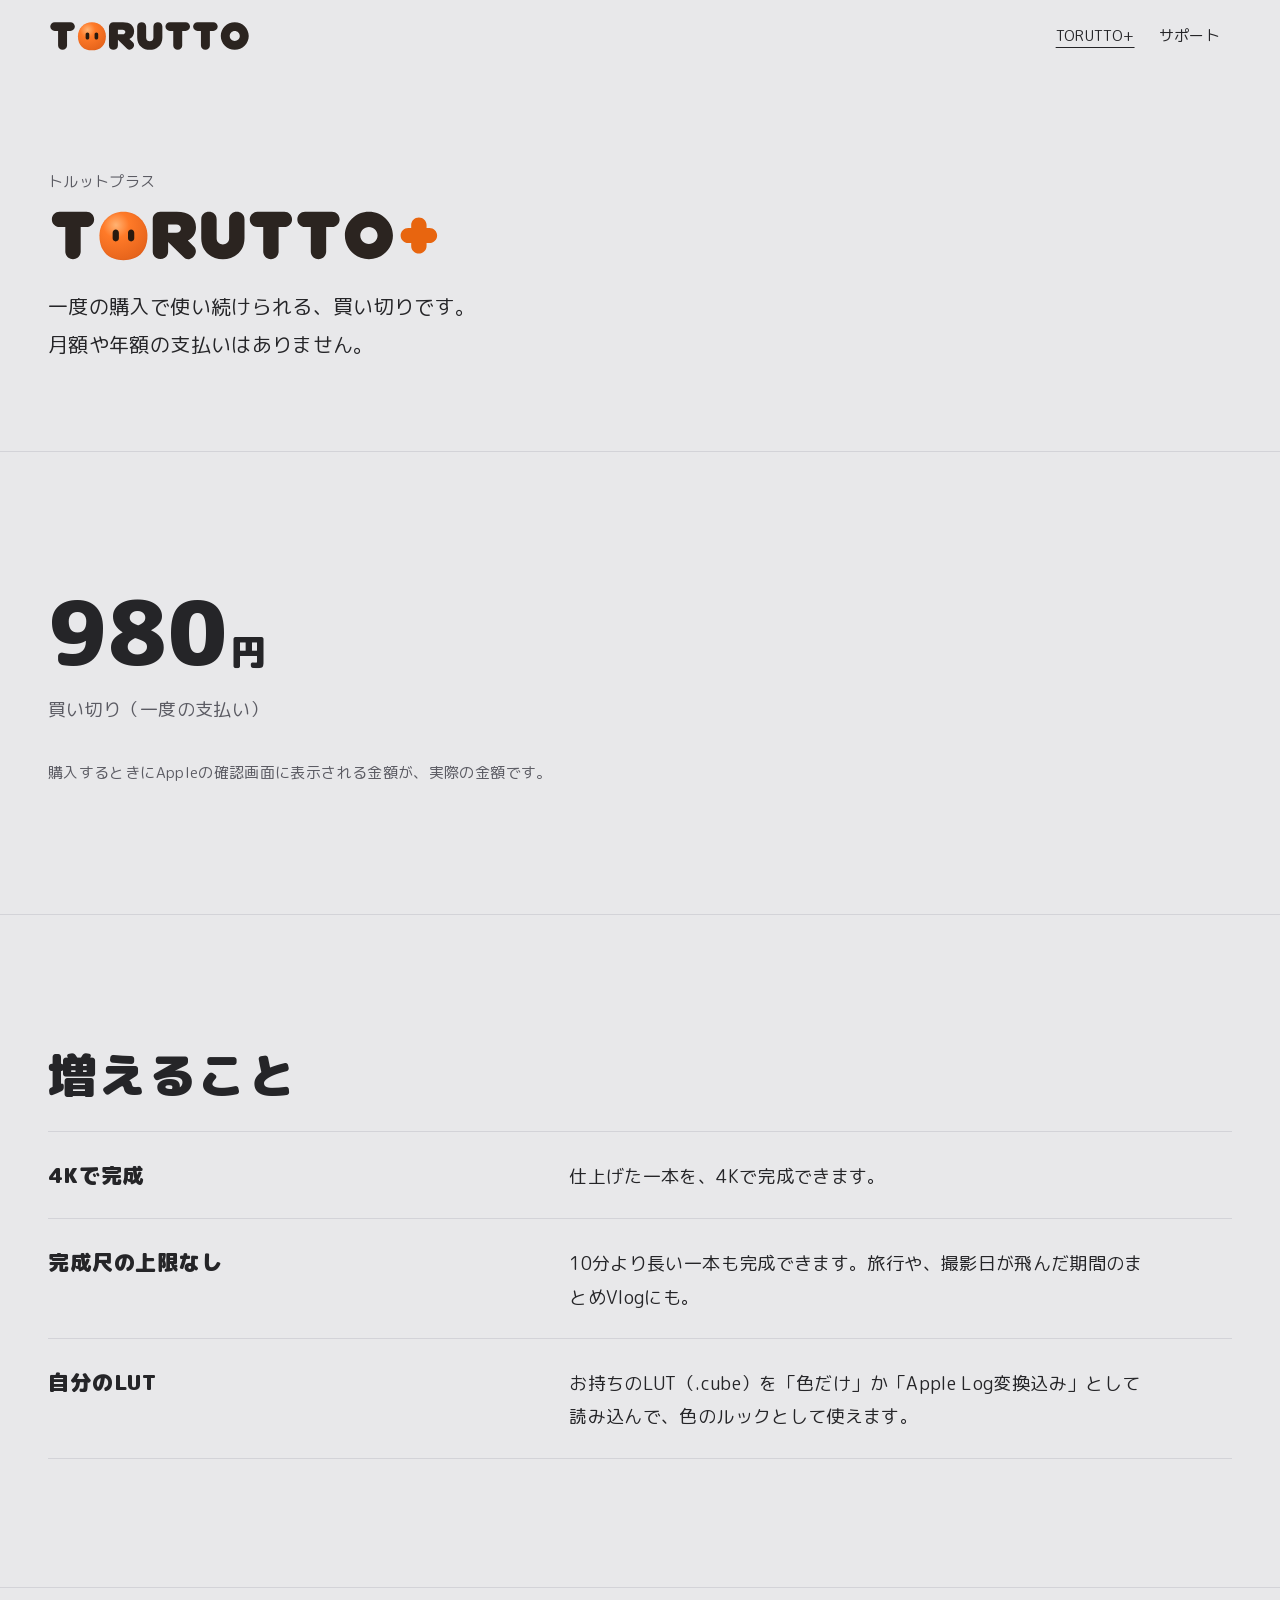
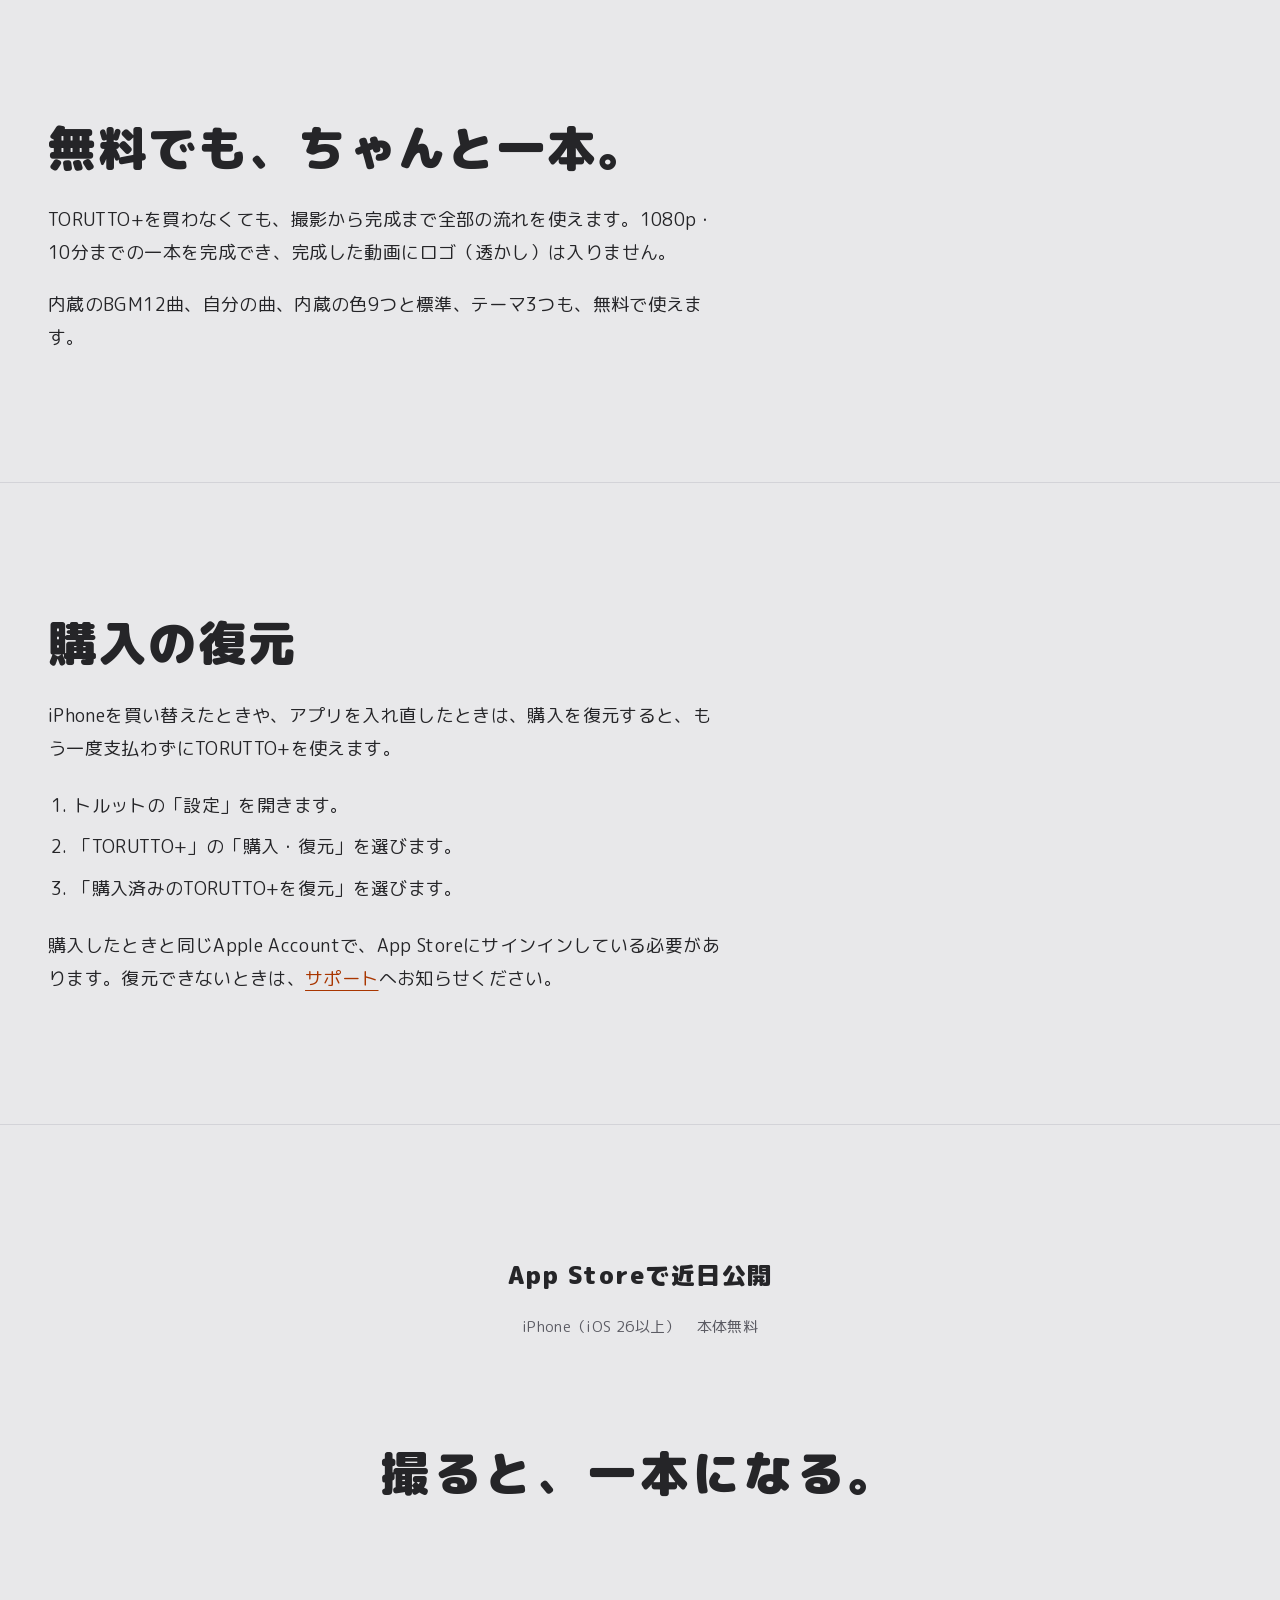
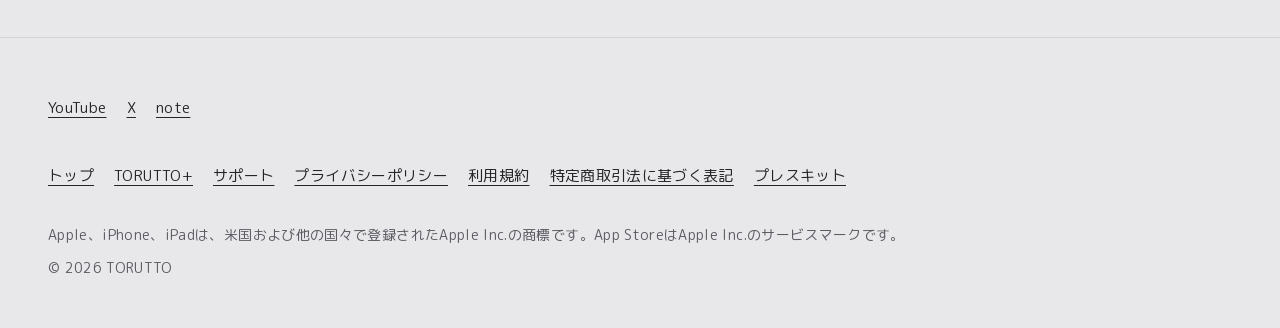
<file: plus/index.html>
<!doctype html>
<html lang="ja">
<head>
<meta charset="utf-8">
<meta name="viewport" content="width=device-width, initial-scale=1">
<title>TORUTTO+（トルットプラス）｜TORUTTO</title>
<meta name="description" content="TORUTTO+は買い切りです。4Kでの完成、10分より長い一本、自分のLUTなど、3つのことが増えます。月額や年額の支払いはありません。">
<link rel="canonical" href="https://torutto.github.io/plus/">
<meta name="color-scheme" content="light">
<meta name="theme-color" content="#E8E8EA">
<meta name="format-detection" content="telephone=no">
<meta name="referrer" content="strict-origin-when-cross-origin">
<meta property="og:type" content="website">
<meta property="og:site_name" content="TORUTTO（トルット）">
<meta property="og:locale" content="ja_JP">
<meta property="og:title" content="TORUTTO+（トルットプラス）｜TORUTTO">
<meta property="og:description" content="TORUTTO+は買い切りです。4Kでの完成、10分より長い一本、自分のLUTなど、3つのことが増えます。月額や年額の支払いはありません。">
<meta property="og:url" content="https://torutto.github.io/plus/">
<meta property="og:image" content="https://torutto.github.io/og/plus.png">
<meta property="og:image:width" content="1200">
<meta property="og:image:height" content="630">
<meta property="og:image:alt" content="TORUTTO+（トルットプラス）｜TORUTTO">
<meta name="twitter:card" content="summary_large_image">
<link rel="icon" href="../favicon.svg?v=c53edf8c" type="image/svg+xml">
<link rel="icon" href="../favicon-32.png?v=c53edf8c" sizes="32x32" type="image/png">
<link rel="apple-touch-icon" href="../apple-touch-icon.png?v=c53edf8c">
<link rel="preload" href="../fonts/MPLUSRounded1c-Regular.woff2" as="font" type="font/woff2" crossorigin>
<link rel="preload" href="../fonts/MPLUSRounded1c-Black.woff2" as="font" type="font/woff2" crossorigin>
<link rel="stylesheet" href="../assets/site.css?v=1722d60b">
</head>
<body>
<a class="skip-link" href="#main">本文へ移動</a>
<header class="site-header">
  <div class="wrap">
    <a class="brand" href="../"><img class="brand-wordmark" src="../assets/wordmark.svg?v=c53edf8c" width="1452" height="232" alt="TORUTTO"></a>
    <nav class="site-nav" aria-label="おもな案内">
      <ul>
        <li><a href="../plus/" aria-current="page">TORUTTO+</a></li>
        <li><a href="../support/">サポート</a></li>
      </ul>
    </nav>
  </div>
</header>
<main id="main">
<section class="page-head" aria-labelledby="page-title">
  <div class="wrap">
    <p class="page-kana">トルットプラス</p>
    <h1 id="page-title" class="wordmark-heading"><img src="../assets/wordmark-plus.svg?v=c53edf8c" width="1636" height="232" alt="TORUTTO+"></h1>
    <p class="lead">一度の購入で使い続けられる、<wbr>買い切りです。<wbr>月額や年額の支払いはありません。</p>
  </div>
</section>

<section class="section price" aria-labelledby="price-title">
  <div class="wrap">
    <h2 id="price-title" class="visually-hidden">価格</h2>
    <div class="price-block">
      
      <p class="price-value mincho">980<span class="price-unit">円</span></p>
      <p class="price-kind">買い切り（一度の支払い）</p>
    </div>
    <p class="fine">購入するときにAppleの確認画面に表示される金額が、実際の金額です。</p>
  </div>
</section>

<section class="section" aria-labelledby="more-title">
  <div class="wrap">
    <h2 id="more-title">増えること</h2>
    <dl class="term-rows">
      <div><dt>4Kで完成</dt><dd>仕上げた一本を、4Kで完成できます。</dd></div>
      <div><dt>完成尺の上限なし</dt><dd>10分より長い一本も完成できます。旅行や、撮影日が飛んだ期間のまとめVlogにも。</dd></div>
      <div><dt>自分のLUT</dt><dd>お持ちのLUT（.cube）を「色だけ」か「Apple Log変換込み」として読み込んで、色のルックとして使えます。</dd></div>
    </dl>
  </div>
</section>

<section class="section" aria-labelledby="free-title">
  <div class="wrap narrow">
    <h2 id="free-title">無料でも、<wbr>ちゃんと一本。</h2>
    <p>TORUTTO+を買わなくても、撮影から完成まで全部の流れを使えます。1080p・10分までの一本を完成でき、完成した動画にロゴ（透かし）は入りません。</p>
    <p>内蔵のBGM12曲、自分の曲、内蔵の色9つと標準、テーマ3つも、無料で使えます。</p>
  </div>
</section>

<section class="section" aria-labelledby="restore-title">
  <div class="wrap narrow">
    <h2 id="restore-title">購入の復元</h2>
    <p>iPhoneを買い替えたときや、アプリを入れ直したときは、購入を復元すると、もう一度支払わずにTORUTTO+を使えます。</p>
    <ol class="steps">
      <li>トルットの「設定」を開きます。</li>
      <li>「TORUTTO+」の「購入・復元」を選びます。</li>
      <li>「購入済みのTORUTTO+を復元」を選びます。</li>
    </ol>
    <p>購入したときと同じApple Accountで、App Storeにサインインしている必要があります。復元できないときは、<a href="../support/#contact">サポート</a>へお知らせください。</p>
  </div>
</section>

<section class="section closing" aria-labelledby="closing-title">
  <div class="wrap">
    <div class="store-cta"><p class="store-soon">App Storeで近日公開</p><p class="availability"><span>iPhone（iOS 26以上）</span><span>本体無料</span></p></div>
    <p id="closing-title" class="closing-line mincho">撮ると、一本になる。</p>
  </div>
</section>
</main>
<footer class="site-footer">
  <div class="wrap">
    <nav aria-label="TORUTTOの公式アカウント">
      <ul>
        <li><a href="https://www.youtube.com/@torutto_app">YouTube</a></li>
        <li><a href="https://x.com/torutto_app">X</a></li>
        <li><a href="https://note.com/torutto">note</a></li>
      </ul>
    </nav>
    <nav aria-label="サイトの案内">
      <ul>
        <li><a href="../">トップ</a></li>
        <li><a href="../plus/" aria-current="page">TORUTTO+</a></li>
        <li><a href="../support/">サポート</a></li>
        <li><a href="../privacy/">プライバシーポリシー</a></li>
        <li><a href="../terms/">利用規約</a></li>
        <li><a href="../tokushoho/">特定商取引法に基づく表記</a></li>
        <li><a href="../press/">プレスキット</a></li>
      </ul>
    </nav>
    <p>Apple、iPhone、iPadは、米国および他の国々で登録されたApple Inc.の商標です。App StoreはApple Inc.のサービスマークです。</p>
    <p>© 2026 TORUTTO</p>
  </div>
</footer>
</body>
</html>
</file>
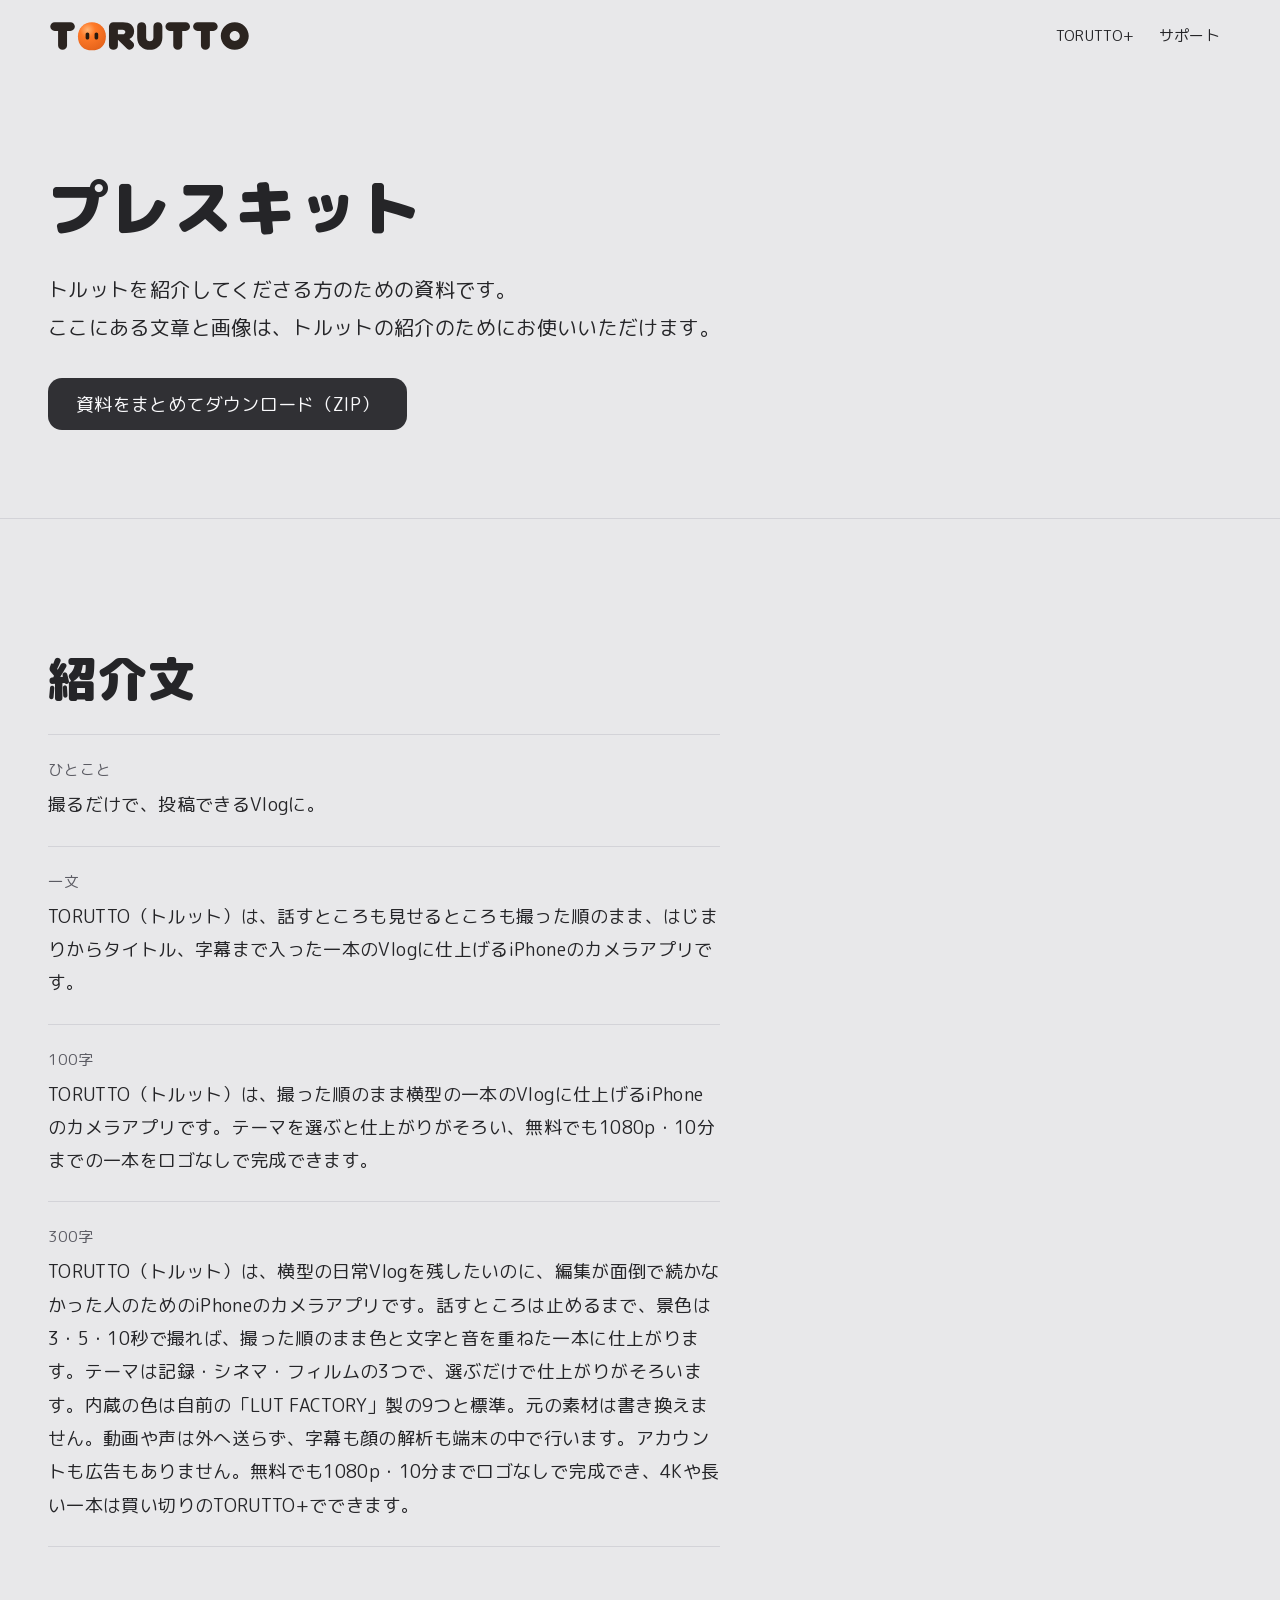
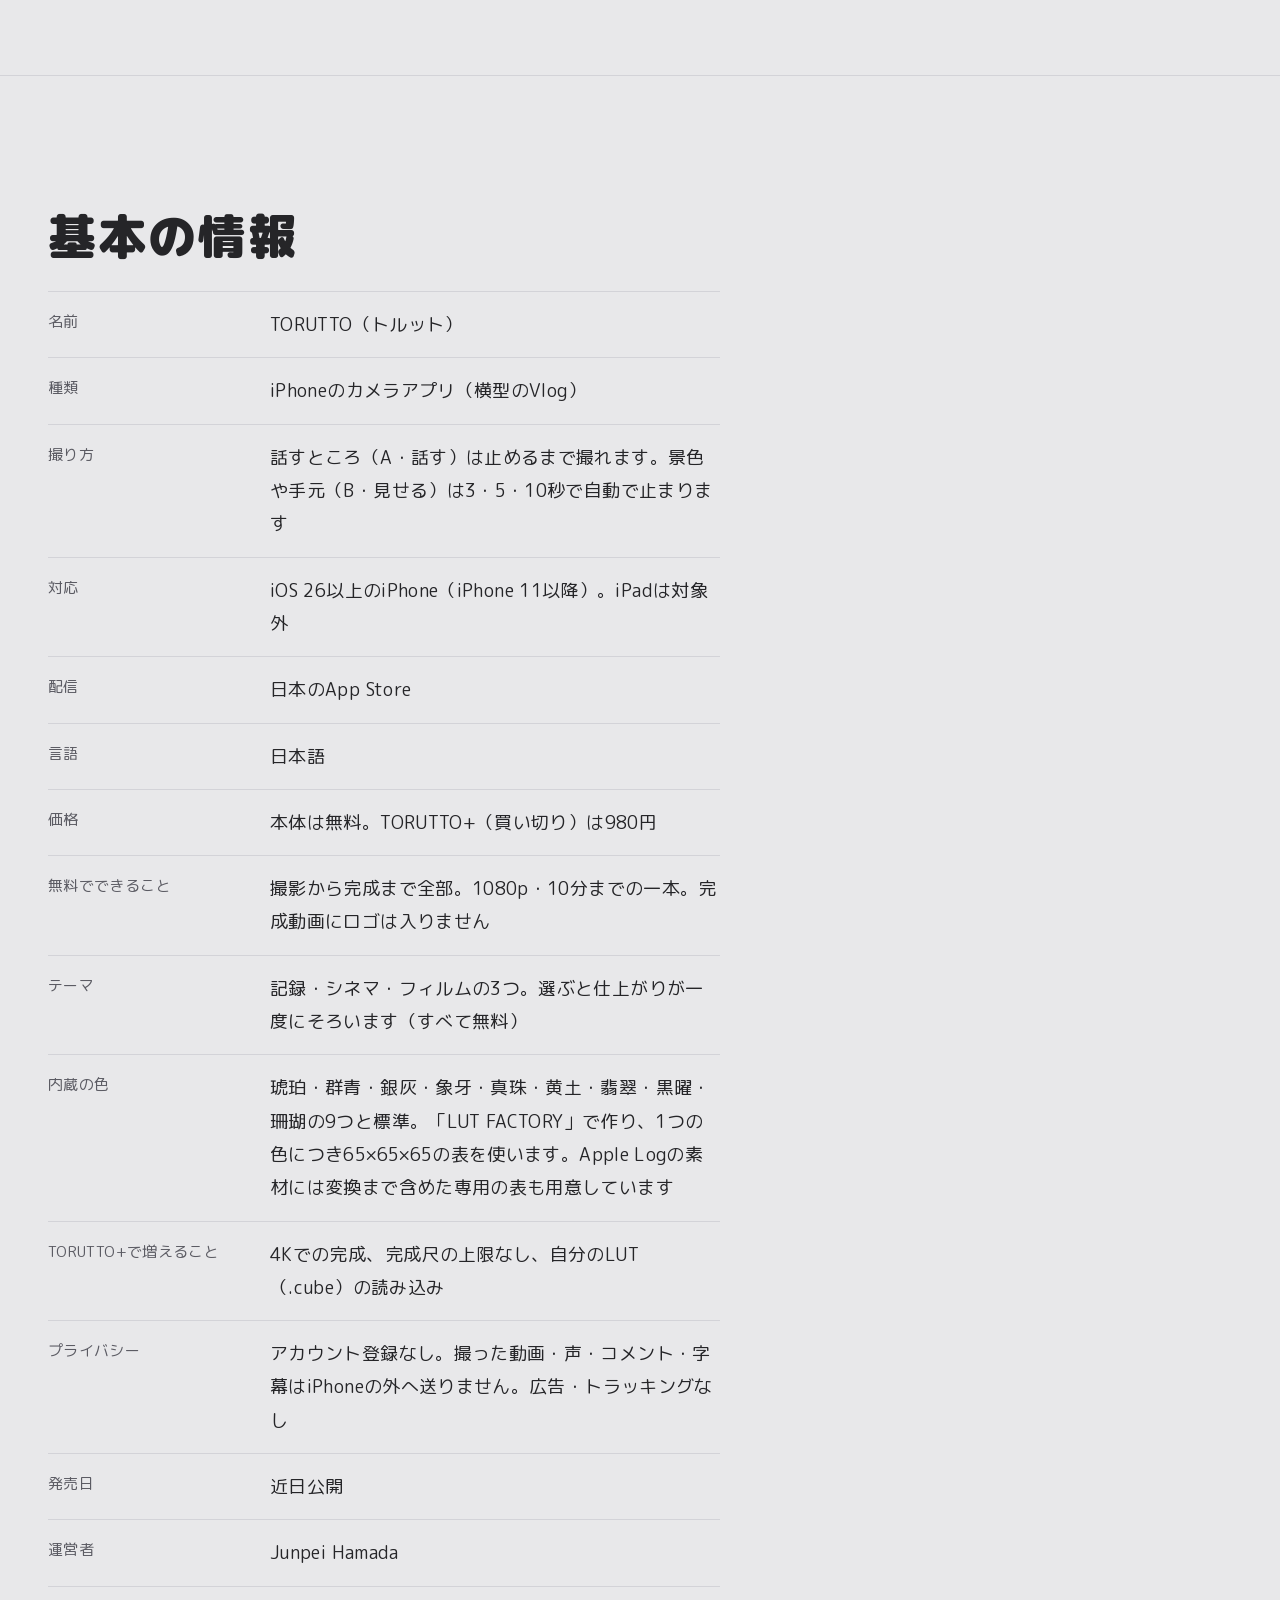
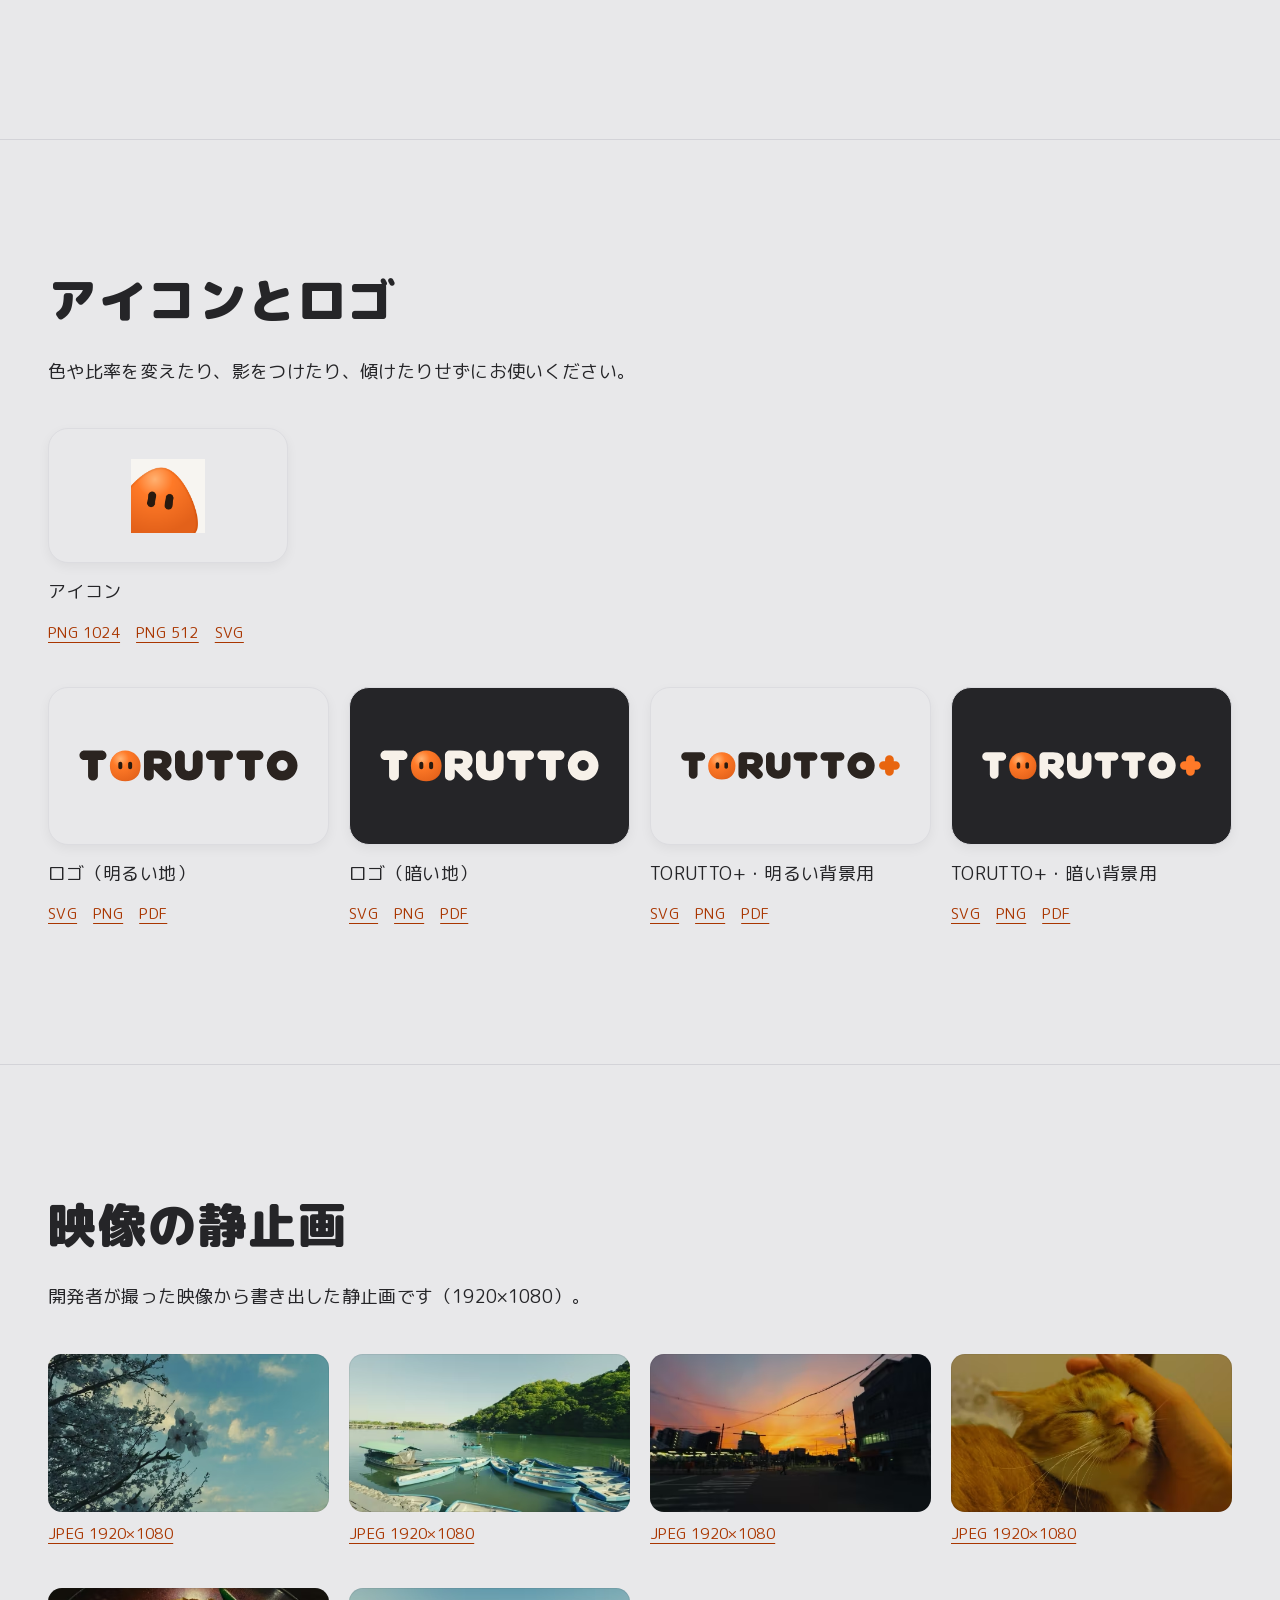
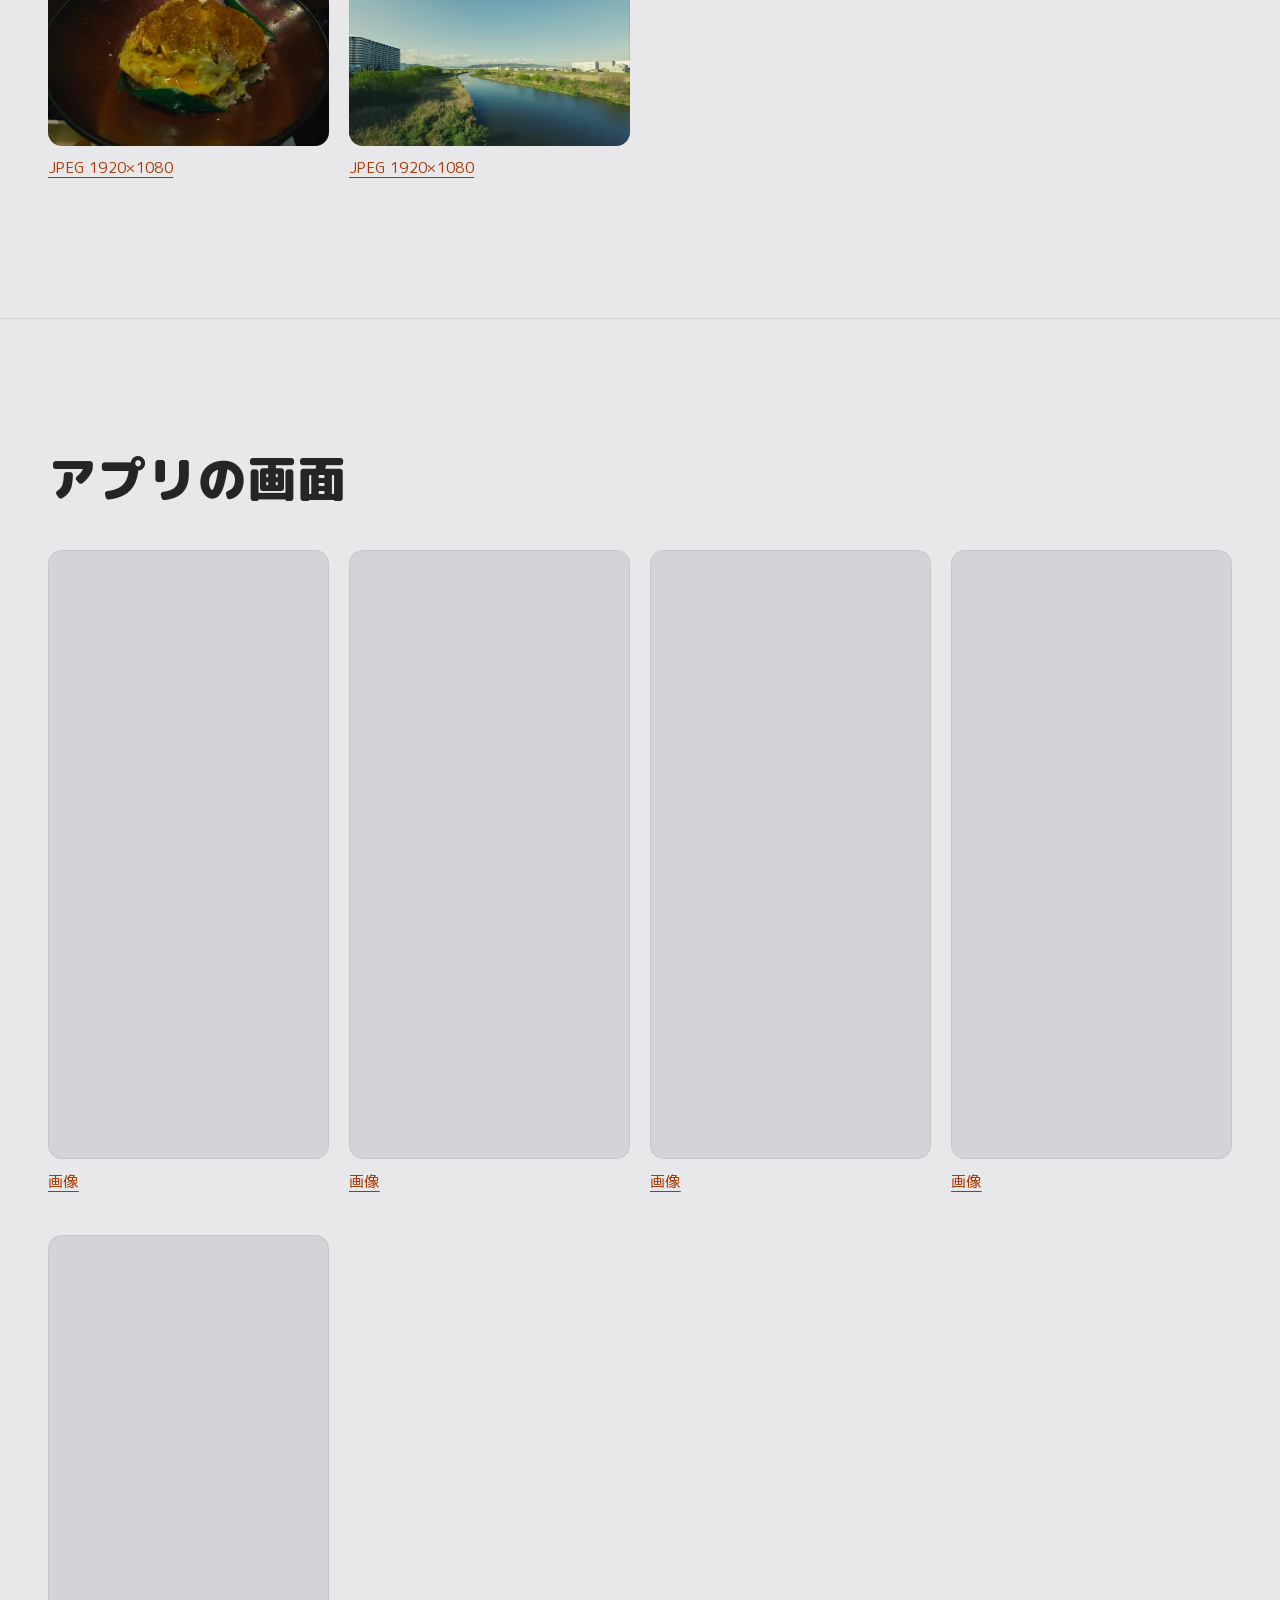
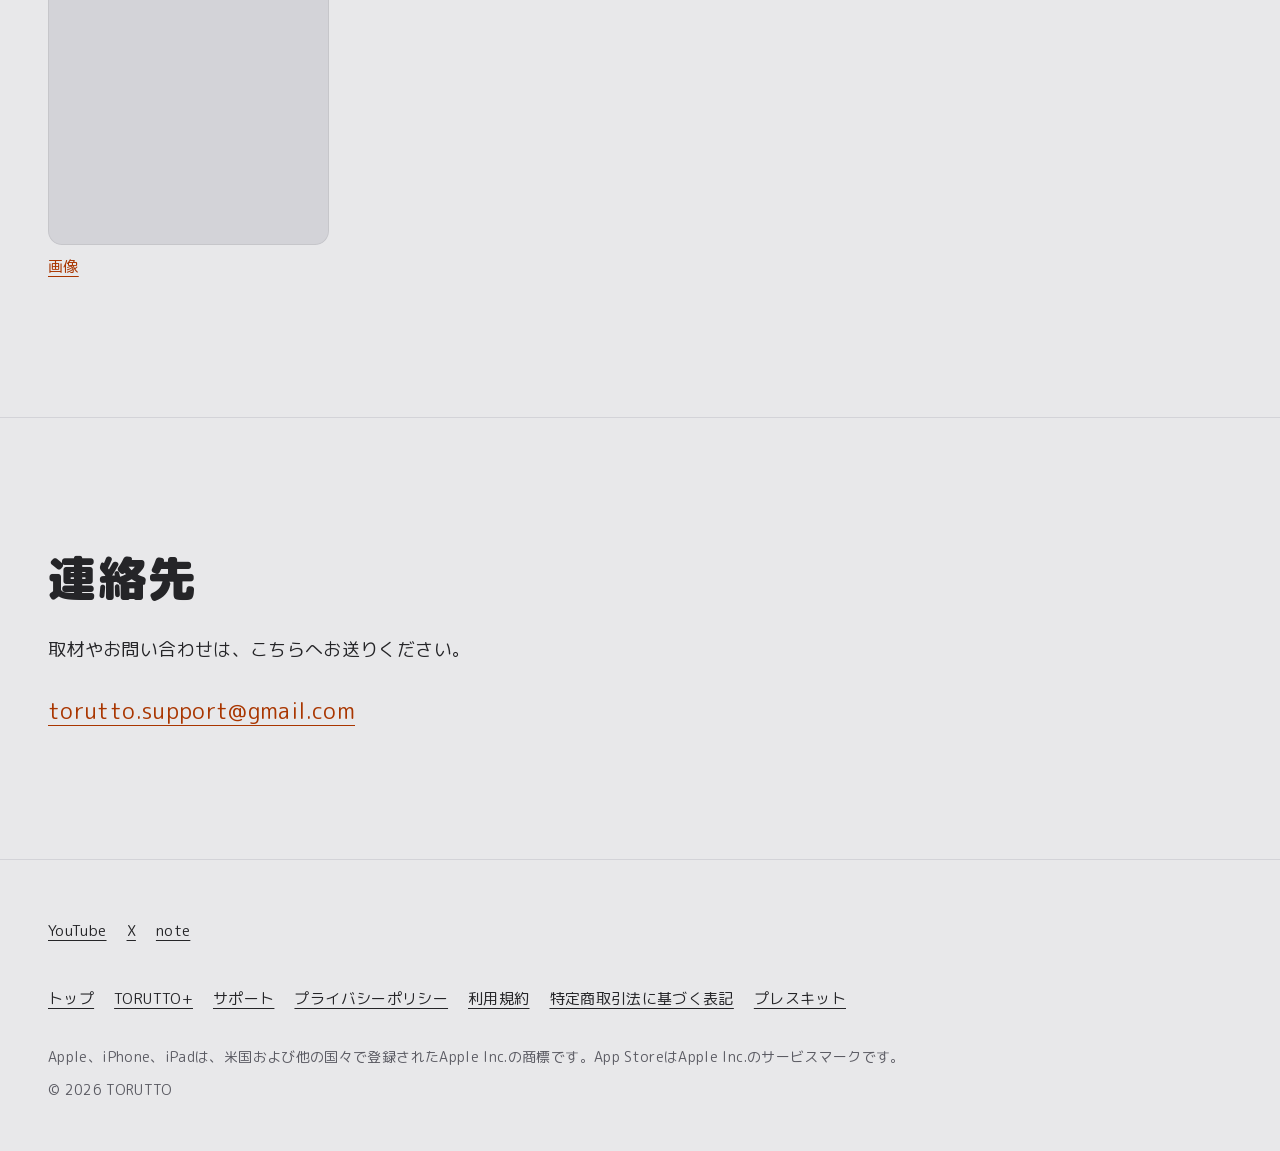
<file: press/index.html>
<!doctype html>
<html lang="ja">
<head>
<meta charset="utf-8">
<meta name="viewport" content="width=device-width, initial-scale=1">
<title>プレスキット｜TORUTTO</title>
<meta name="description" content="トルット（TORUTTO）を紹介してくださる方のための、紹介文・事実・アイコン・ロゴ・映像の静止画です。">
<link rel="canonical" href="https://torutto.github.io/press/">
<meta name="color-scheme" content="light">
<meta name="theme-color" content="#E8E8EA">
<meta name="format-detection" content="telephone=no">
<meta name="referrer" content="strict-origin-when-cross-origin">
<meta property="og:type" content="website">
<meta property="og:site_name" content="TORUTTO（トルット）">
<meta property="og:locale" content="ja_JP">
<meta property="og:title" content="プレスキット｜TORUTTO">
<meta property="og:description" content="トルット（TORUTTO）を紹介してくださる方のための、紹介文・事実・アイコン・ロゴ・映像の静止画です。">
<meta property="og:url" content="https://torutto.github.io/press/">
<meta property="og:image" content="https://torutto.github.io/og/press.png">
<meta property="og:image:width" content="1200">
<meta property="og:image:height" content="630">
<meta property="og:image:alt" content="プレスキット｜TORUTTO">
<meta name="twitter:card" content="summary_large_image">
<link rel="icon" href="../favicon.svg?v=c53edf8c" type="image/svg+xml">
<link rel="icon" href="../favicon-32.png?v=c53edf8c" sizes="32x32" type="image/png">
<link rel="apple-touch-icon" href="../apple-touch-icon.png?v=c53edf8c">
<link rel="preload" href="../fonts/MPLUSRounded1c-Regular.woff2" as="font" type="font/woff2" crossorigin>
<link rel="preload" href="../fonts/MPLUSRounded1c-Black.woff2" as="font" type="font/woff2" crossorigin>
<link rel="stylesheet" href="../assets/site.css?v=1722d60b">
</head>
<body>
<a class="skip-link" href="#main">本文へ移動</a>
<header class="site-header">
  <div class="wrap">
    <a class="brand" href="../"><img class="brand-wordmark" src="../assets/wordmark.svg?v=c53edf8c" width="1452" height="232" alt="TORUTTO"></a>
    <nav class="site-nav" aria-label="おもな案内">
      <ul>
        <li><a href="../plus/">TORUTTO+</a></li>
        <li><a href="../support/">サポート</a></li>
      </ul>
    </nav>
  </div>
</header>
<main id="main">
<section class="page-head" aria-labelledby="page-title">
  <div class="wrap narrow">
    <h1 id="page-title">プレスキット</h1>
    <p class="lead">トルットを紹介してくださる方のための資料です。<wbr>ここにある文章と画像は、トルットの紹介のためにお使いいただけます。</p>
    <p><a class="button" href="../press-kit.zip" download>資料をまとめてダウンロード（ZIP）</a></p>
  </div>
</section>

<section class="section" aria-labelledby="intro-title">
  <div class="wrap narrow">
    <h2 id="intro-title">紹介文</h2>
    <div class="blurb">
      <h3>ひとこと</h3>
      <p>撮るだけで、投稿できるVlogに。</p>
    </div>
    <div class="blurb">
      <h3>一文</h3>
      <p>TORUTTO（トルット）は、話すところも見せるところも撮った順のまま、はじまりからタイトル、字幕まで入った一本のVlogに仕上げるiPhoneのカメラアプリです。</p>
    </div>
    <div class="blurb">
      <h3>100字</h3>
      <p>TORUTTO（トルット）は、撮った順のまま横型の一本のVlogに仕上げるiPhoneのカメラアプリです。テーマを選ぶと仕上がりがそろい、無料でも1080p・10分までの一本をロゴなしで完成できます。</p>
    </div>
    <div class="blurb">
      <h3>300字</h3>
      <p>TORUTTO（トルット）は、横型の日常Vlogを残したいのに、編集が面倒で続かなかった人のためのiPhoneのカメラアプリです。話すところは止めるまで、景色は3・5・10秒で撮れば、撮った順のまま色と文字と音を重ねた一本に仕上がります。テーマは記録・シネマ・フィルムの3つで、選ぶだけで仕上がりがそろいます。内蔵の色は自前の「LUT FACTORY」製の9つと標準。元の素材は書き換えません。動画や声は外へ送らず、字幕も顔の解析も端末の中で行います。アカウントも広告もありません。無料でも1080p・10分までロゴなしで完成でき、4Kや長い一本は買い切りのTORUTTO+でできます。</p>
    </div>
  </div>
</section>

<section class="section" aria-labelledby="facts-title">
  <div class="wrap narrow">
    <h2 id="facts-title">基本の情報</h2>
    <dl class="facts">
      <div><dt>名前</dt><dd>TORUTTO（トルット）</dd></div>
      <div><dt>種類</dt><dd>iPhoneのカメラアプリ（横型のVlog）</dd></div>
      <div><dt>撮り方</dt><dd>話すところ（A・話す）は止めるまで撮れます。景色や手元（B・見せる）は3・5・10秒で自動で止まります</dd></div>
      <div><dt>対応</dt><dd>iOS 26以上のiPhone（iPhone 11以降）。iPadは対象外</dd></div>
      <div><dt>配信</dt><dd>日本のApp Store</dd></div>
      <div><dt>言語</dt><dd>日本語</dd></div>
      <div><dt>価格</dt><dd>本体は無料。TORUTTO+（買い切り）は<span class="nowrap">980円</span></dd></div>
      <div><dt>無料でできること</dt><dd>撮影から完成まで全部。1080p・10分までの一本。完成動画にロゴは入りません</dd></div>
      <div><dt>テーマ</dt><dd>記録・シネマ・フィルムの3つ。選ぶと仕上がりが一度にそろいます（すべて無料）</dd></div>
      <div><dt>内蔵の色</dt><dd>琥珀・群青・銀灰・象牙・真珠・黄土・翡翠・黒曜・珊瑚の9つと標準。「LUT FACTORY」で作り、1つの色につき65×65×65の表を使います。Apple Logの素材には変換まで含めた専用の表も用意しています</dd></div>
      <div><dt>TORUTTO+で増えること</dt><dd>4Kでの完成、完成尺の上限なし、自分のLUT（.cube）の読み込み</dd></div>
      <div><dt>プライバシー</dt><dd>アカウント登録なし。撮った動画・声・コメント・字幕はiPhoneの外へ送りません。広告・トラッキングなし</dd></div>
      <div><dt>発売日</dt><dd>近日公開</dd></div>
      <div><dt>運営者</dt><dd>Junpei Hamada</dd></div>
    </dl>
  </div>
</section>

<section class="section" aria-labelledby="assets-title">
  <div class="wrap">
    <div class="narrow-left">
      <h2 id="assets-title">アイコンとロゴ</h2>
      <p>色や比率を変えたり、影をつけたり、傾けたりせずにお使いください。</p>
    </div>
    <ul class="download-grid icon-download"><li><div class="thumb light"><img src="../press/torutto-icon-512.png" alt="" loading="lazy"></div><p class="label">アイコン</p><p class="links"><a href="../press/torutto-icon-1024.png" download>PNG 1024</a><a href="../press/torutto-icon-512.png" download>PNG 512</a><a href="../press/torutto-icon.svg" download>SVG</a></p></li></ul><ul class="download-grid"><li><div class="thumb light logo"><img src="../press/torutto-logo.svg" alt="" loading="lazy"></div><p class="label">ロゴ（明るい地）</p><p class="links"><a href="../press/torutto-logo.svg" download>SVG</a><a href="../press/torutto-logo.png" download>PNG</a><a href="../press/torutto-logo.pdf" download>PDF</a></p></li><li><div class="thumb dark logo"><img src="../press/torutto-logo-dark.svg" alt="" loading="lazy"></div><p class="label">ロゴ（暗い地）</p><p class="links"><a href="../press/torutto-logo-dark.svg" download>SVG</a><a href="../press/torutto-logo-dark.png" download>PNG</a><a href="../press/torutto-logo-dark.pdf" download>PDF</a></p></li><li><div class="thumb light logo"><img src="../press/torutto-plus-logo.svg" alt="" loading="lazy"></div><p class="label">TORUTTO+・明るい背景用</p><p class="links"><a href="../press/torutto-plus-logo.svg" download>SVG</a><a href="../press/torutto-plus-logo.png" download>PNG</a><a href="../press/torutto-plus-logo.pdf" download>PDF</a></p></li><li><div class="thumb dark logo"><img src="../press/torutto-plus-logo-dark.svg" alt="" loading="lazy"></div><p class="label">TORUTTO+・暗い背景用</p><p class="links"><a href="../press/torutto-plus-logo-dark.svg" download>SVG</a><a href="../press/torutto-plus-logo-dark.png" download>PNG</a><a href="../press/torutto-plus-logo-dark.pdf" download>PDF</a></p></li></ul>
  </div>
</section>

<section class="section" aria-labelledby="stills-title">
  <div class="wrap">
    <div class="narrow-left">
      <h2 id="stills-title">映像の静止画</h2>
      <p>開発者が撮った映像から書き出した静止画です（1920×1080）。</p>
    </div>
    <ul class="download-grid"><li><div class="media"><picture><source type="image/avif" srcset="../media/sakura-480.avif 480w, ../media/sakura-960.avif 960w, ../media/sakura-1440.avif 1440w, ../media/sakura-1920.avif 1920w" sizes="(min-width: 1120px) 360px, (min-width: 720px) 45vw, 100vw"><img src="../media/sakura-960.jpg" srcset="../media/sakura-480.jpg 480w, ../media/sakura-960.jpg 960w, ../media/sakura-1440.jpg 1440w, ../media/sakura-1920.jpg 1920w" sizes="(min-width: 1120px) 360px, (min-width: 720px) 45vw, 100vw" width="1920" height="1080" alt="青空に咲く桜" loading="lazy" decoding="async"></picture></div><p class="links"><a href="../press/torutto-still-01.jpg" download>JPEG 1920×1080</a></p></li><li><div class="media"><picture><source type="image/avif" srcset="../media/lake-480.avif 480w, ../media/lake-960.avif 960w, ../media/lake-1440.avif 1440w, ../media/lake-1920.avif 1920w" sizes="(min-width: 1120px) 360px, (min-width: 720px) 45vw, 100vw"><img src="../media/lake-960.jpg" srcset="../media/lake-480.jpg 480w, ../media/lake-960.jpg 960w, ../media/lake-1440.jpg 1440w, ../media/lake-1920.jpg 1920w" sizes="(min-width: 1120px) 360px, (min-width: 720px) 45vw, 100vw" width="1920" height="1080" alt="晴れた湖のほとりに並ぶ、水色の貸しボート" loading="lazy" decoding="async"></picture></div><p class="links"><a href="../press/torutto-still-02.jpg" download>JPEG 1920×1080</a></p></li><li><div class="media"><picture><source type="image/avif" srcset="../media/sunset-480.avif 480w, ../media/sunset-960.avif 960w, ../media/sunset-1440.avif 1440w, ../media/sunset-1920.avif 1920w" sizes="(min-width: 1120px) 360px, (min-width: 720px) 45vw, 100vw"><img src="../media/sunset-960.jpg" srcset="../media/sunset-480.jpg 480w, ../media/sunset-960.jpg 960w, ../media/sunset-1440.jpg 1440w, ../media/sunset-1920.jpg 1920w" sizes="(min-width: 1120px) 360px, (min-width: 720px) 45vw, 100vw" width="1920" height="1080" alt="街の夕焼けと、明かりのついた建物" loading="lazy" decoding="async"></picture></div><p class="links"><a href="../press/torutto-still-03.jpg" download>JPEG 1920×1080</a></p></li><li><div class="media"><picture><source type="image/avif" srcset="../media/cat-480.avif 480w, ../media/cat-960.avif 960w, ../media/cat-1440.avif 1440w, ../media/cat-1920.avif 1920w" sizes="(min-width: 1120px) 360px, (min-width: 720px) 45vw, 100vw"><img src="../media/cat-960.jpg" srcset="../media/cat-480.jpg 480w, ../media/cat-960.jpg 960w, ../media/cat-1440.jpg 1440w, ../media/cat-1920.jpg 1920w" sizes="(min-width: 1120px) 360px, (min-width: 720px) 45vw, 100vw" width="1920" height="1080" alt="なでられて目を細める猫" loading="lazy" decoding="async"></picture></div><p class="links"><a href="../press/torutto-still-04.jpg" download>JPEG 1920×1080</a></p></li><li><div class="media"><picture><source type="image/avif" srcset="../media/gohan-480.avif 480w, ../media/gohan-960.avif 960w, ../media/gohan-1440.avif 1440w, ../media/gohan-1920.avif 1920w" sizes="(min-width: 1120px) 360px, (min-width: 720px) 45vw, 100vw"><img src="../media/gohan-960.jpg" srcset="../media/gohan-480.jpg 480w, ../media/gohan-960.jpg 960w, ../media/gohan-1440.jpg 1440w, ../media/gohan-1920.jpg 1920w" sizes="(min-width: 1120px) 360px, (min-width: 720px) 45vw, 100vw" width="1920" height="1080" alt="器に盛られた、卵とじのかつ丼" loading="lazy" decoding="async"></picture></div><p class="links"><a href="../press/torutto-still-05.jpg" download>JPEG 1920×1080</a></p></li><li><div class="media"><picture><source type="image/avif" srcset="../media/river-480.avif 480w, ../media/river-960.avif 960w, ../media/river-1440.avif 1440w, ../media/river-1920.avif 1920w" sizes="(min-width: 1120px) 360px, (min-width: 720px) 45vw, 100vw"><img src="../media/river-960.jpg" srcset="../media/river-480.jpg 480w, ../media/river-960.jpg 960w, ../media/river-1440.jpg 1440w, ../media/river-1920.jpg 1920w" sizes="(min-width: 1120px) 360px, (min-width: 720px) 45vw, 100vw" width="1920" height="1080" alt="晴れた日の川辺" loading="lazy" decoding="async"></picture></div><p class="links"><a href="../press/torutto-still-06.jpg" download>JPEG 1920×1080</a></p></li></ul>
  </div>
</section>

<section class="section" aria-labelledby="screens-title">
  <div class="wrap">
    <div class="narrow-left">
      <h2 id="screens-title">アプリの画面</h2>
    </div>
    <ul class="download-grid"><li><div class="media screen"><picture><source type="image/avif" srcset="../media/slot-screen-capture-480.avif 480w, ../media/slot-screen-capture-960.avif 960w, ../media/slot-screen-capture-1179.avif 1179w" sizes="(min-width: 1120px) 360px, 100vw"><img src="../media/slot-screen-capture-960.jpg" srcset="../media/slot-screen-capture-480.jpg 480w, ../media/slot-screen-capture-960.jpg 960w, ../media/slot-screen-capture-1179.jpg 1179w" sizes="(min-width: 1120px) 360px, 100vw" width="1179" height="2556" alt="TORUTTOの撮影の画面" loading="lazy" decoding="async"></picture></div><p class="links"><a href="../press/torutto-screen-capture.png" download>画像</a></p></li><li><div class="media screen"><picture><source type="image/avif" srcset="../media/slot-screen-list-480.avif 480w, ../media/slot-screen-list-960.avif 960w, ../media/slot-screen-list-1179.avif 1179w" sizes="(min-width: 1120px) 360px, 100vw"><img src="../media/slot-screen-list-960.jpg" srcset="../media/slot-screen-list-480.jpg 480w, ../media/slot-screen-list-960.jpg 960w, ../media/slot-screen-list-1179.jpg 1179w" sizes="(min-width: 1120px) 360px, 100vw" width="1179" height="2556" alt="TORUTTOのVlogの一覧の画面" loading="lazy" decoding="async"></picture></div><p class="links"><a href="../press/torutto-screen-list.png" download>画像</a></p></li><li><div class="media screen"><picture><source type="image/avif" srcset="../media/slot-screen-finishing-480.avif 480w, ../media/slot-screen-finishing-960.avif 960w, ../media/slot-screen-finishing-1179.avif 1179w" sizes="(min-width: 1120px) 360px, 100vw"><img src="../media/slot-screen-finishing-960.jpg" srcset="../media/slot-screen-finishing-480.jpg 480w, ../media/slot-screen-finishing-960.jpg 960w, ../media/slot-screen-finishing-1179.jpg 1179w" sizes="(min-width: 1120px) 360px, 100vw" width="1179" height="2556" alt="TORUTTOで完成Vlogを作っている途中の画面" loading="lazy" decoding="async"></picture></div><p class="links"><a href="../press/torutto-screen-finishing.png" download>画像</a></p></li><li><div class="media screen"><picture><source type="image/avif" srcset="../media/slot-screen-finish-480.avif 480w, ../media/slot-screen-finish-960.avif 960w, ../media/slot-screen-finish-1179.avif 1179w" sizes="(min-width: 1120px) 360px, 100vw"><img src="../media/slot-screen-finish-960.jpg" srcset="../media/slot-screen-finish-480.jpg 480w, ../media/slot-screen-finish-960.jpg 960w, ../media/slot-screen-finish-1179.jpg 1179w" sizes="(min-width: 1120px) 360px, 100vw" width="1179" height="2556" alt="TORUTTOの完成の画面" loading="lazy" decoding="async"></picture></div><p class="links"><a href="../press/torutto-screen-finish.png" download>画像</a></p></li><li><div class="media screen"><picture><source type="image/avif" srcset="../media/slot-screen-privacy-480.avif 480w, ../media/slot-screen-privacy-960.avif 960w, ../media/slot-screen-privacy-1179.avif 1179w" sizes="(min-width: 1120px) 360px, 100vw"><img src="../media/slot-screen-privacy-960.jpg" srcset="../media/slot-screen-privacy-480.jpg 480w, ../media/slot-screen-privacy-960.jpg 960w, ../media/slot-screen-privacy-1179.jpg 1179w" sizes="(min-width: 1120px) 360px, 100vw" width="1179" height="2556" alt="TORUTTOの素材を直す画面。顔を自動で隠す設定と、隠し方（モザイク・すりガラス）を選ぶところ" loading="lazy" decoding="async"></picture></div><p class="links"><a href="../press/torutto-screen-privacy.png" download>画像</a></p></li></ul>
  </div>
</section>

<section class="section" aria-labelledby="press-contact-title">
  <div class="wrap narrow">
    <h2 id="press-contact-title">連絡先</h2>
    <p>取材やお問い合わせは、こちらへお送りください。</p>
    <p class="contact-mail"><a href="mailto:torutto.support@gmail.com">torutto.support@gmail.com</a></p>
  </div>
</section>
</main>
<footer class="site-footer">
  <div class="wrap">
    <nav aria-label="TORUTTOの公式アカウント">
      <ul>
        <li><a href="https://www.youtube.com/@torutto_app">YouTube</a></li>
        <li><a href="https://x.com/torutto_app">X</a></li>
        <li><a href="https://note.com/torutto">note</a></li>
      </ul>
    </nav>
    <nav aria-label="サイトの案内">
      <ul>
        <li><a href="../">トップ</a></li>
        <li><a href="../plus/">TORUTTO+</a></li>
        <li><a href="../support/">サポート</a></li>
        <li><a href="../privacy/">プライバシーポリシー</a></li>
        <li><a href="../terms/">利用規約</a></li>
        <li><a href="../tokushoho/">特定商取引法に基づく表記</a></li>
        <li><a href="../press/" aria-current="page">プレスキット</a></li>
      </ul>
    </nav>
    <p>Apple、iPhone、iPadは、米国および他の国々で登録されたApple Inc.の商標です。App StoreはApple Inc.のサービスマークです。</p>
    <p>© 2026 TORUTTO</p>
  </div>
</footer>
</body>
</html>
</file>
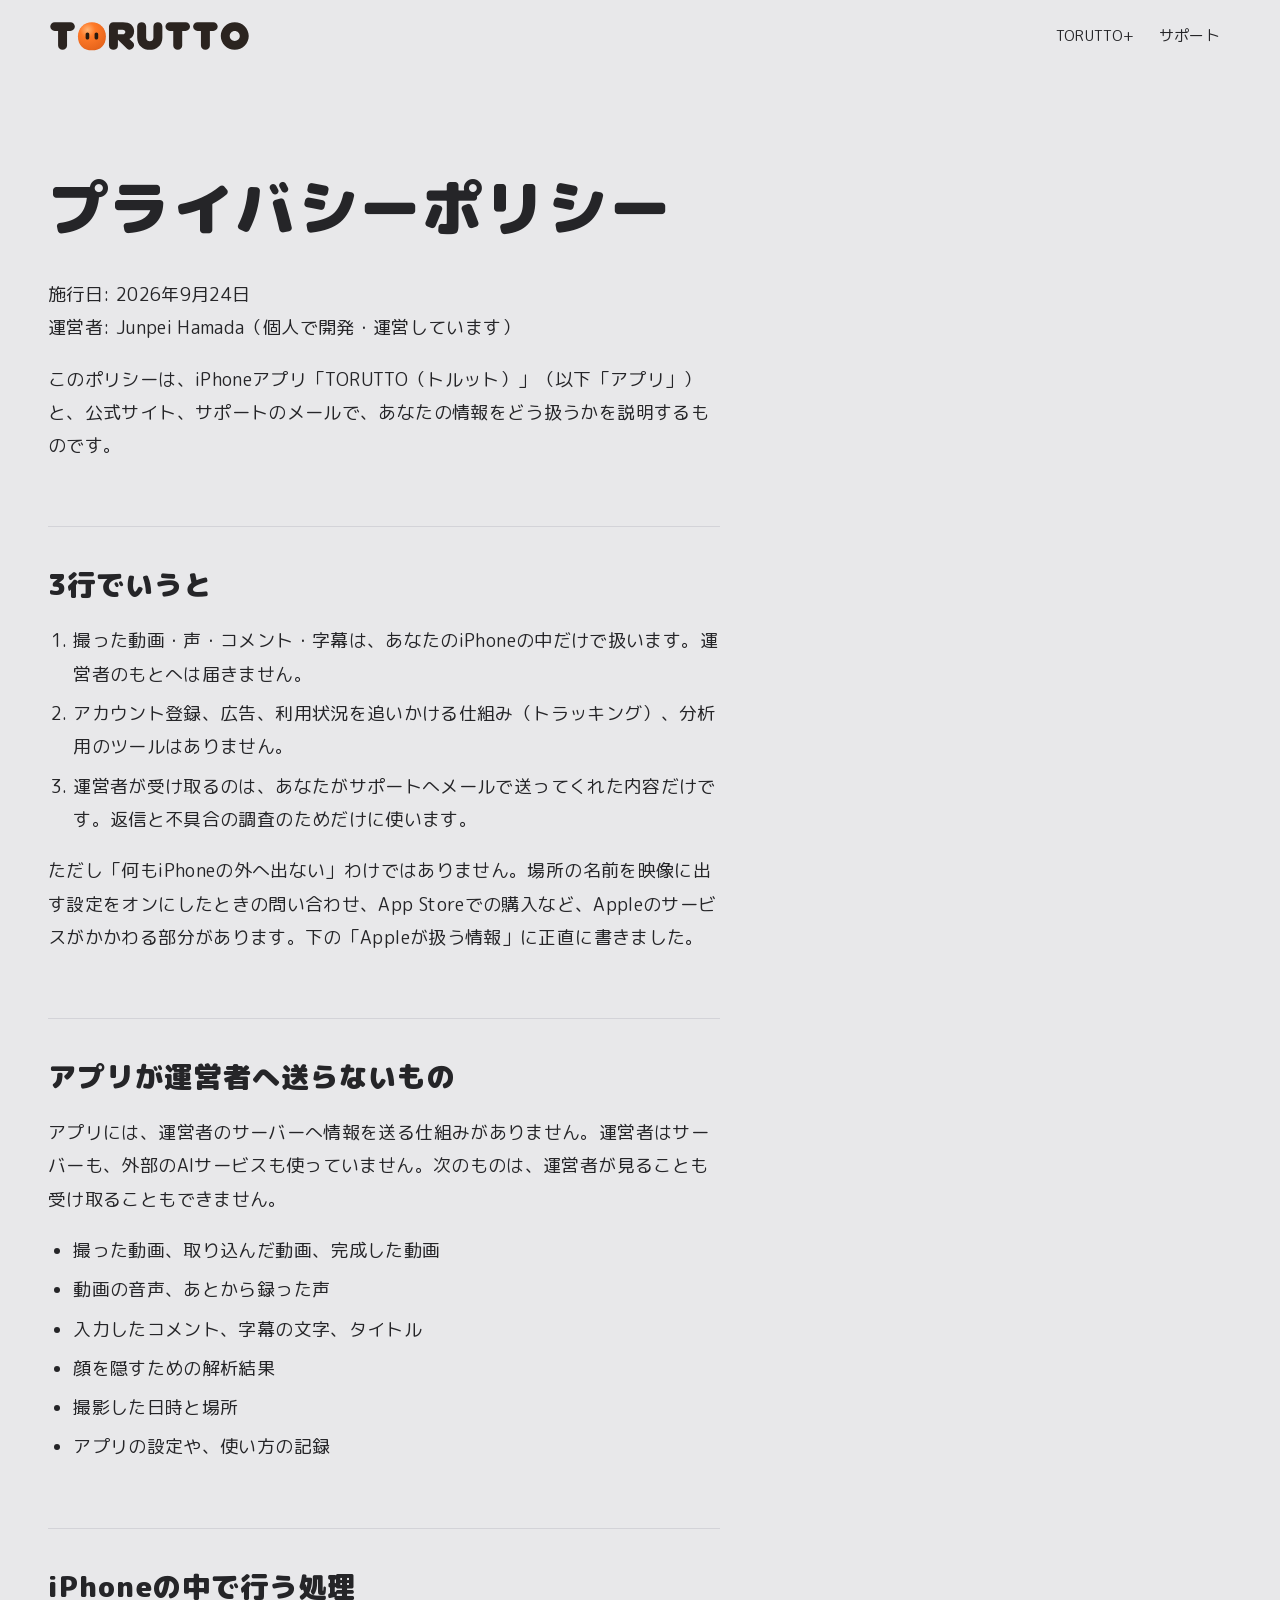
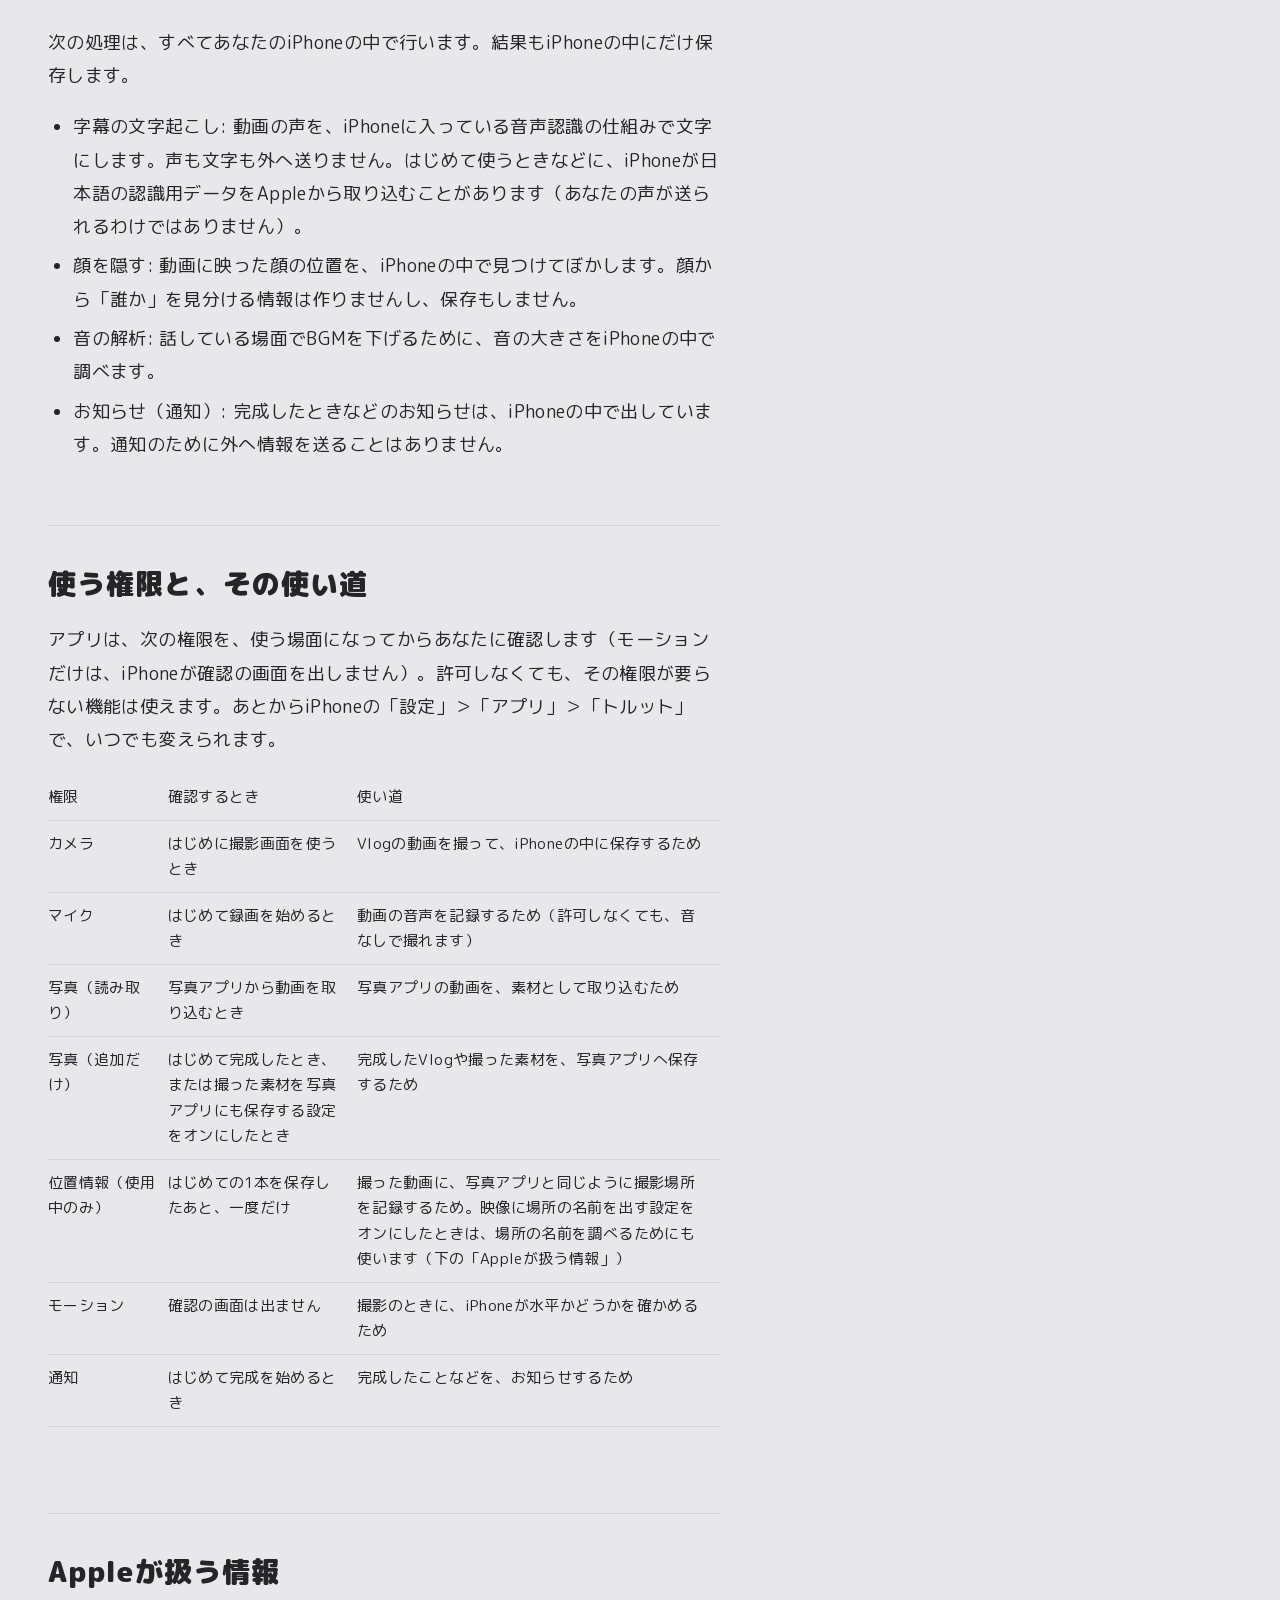
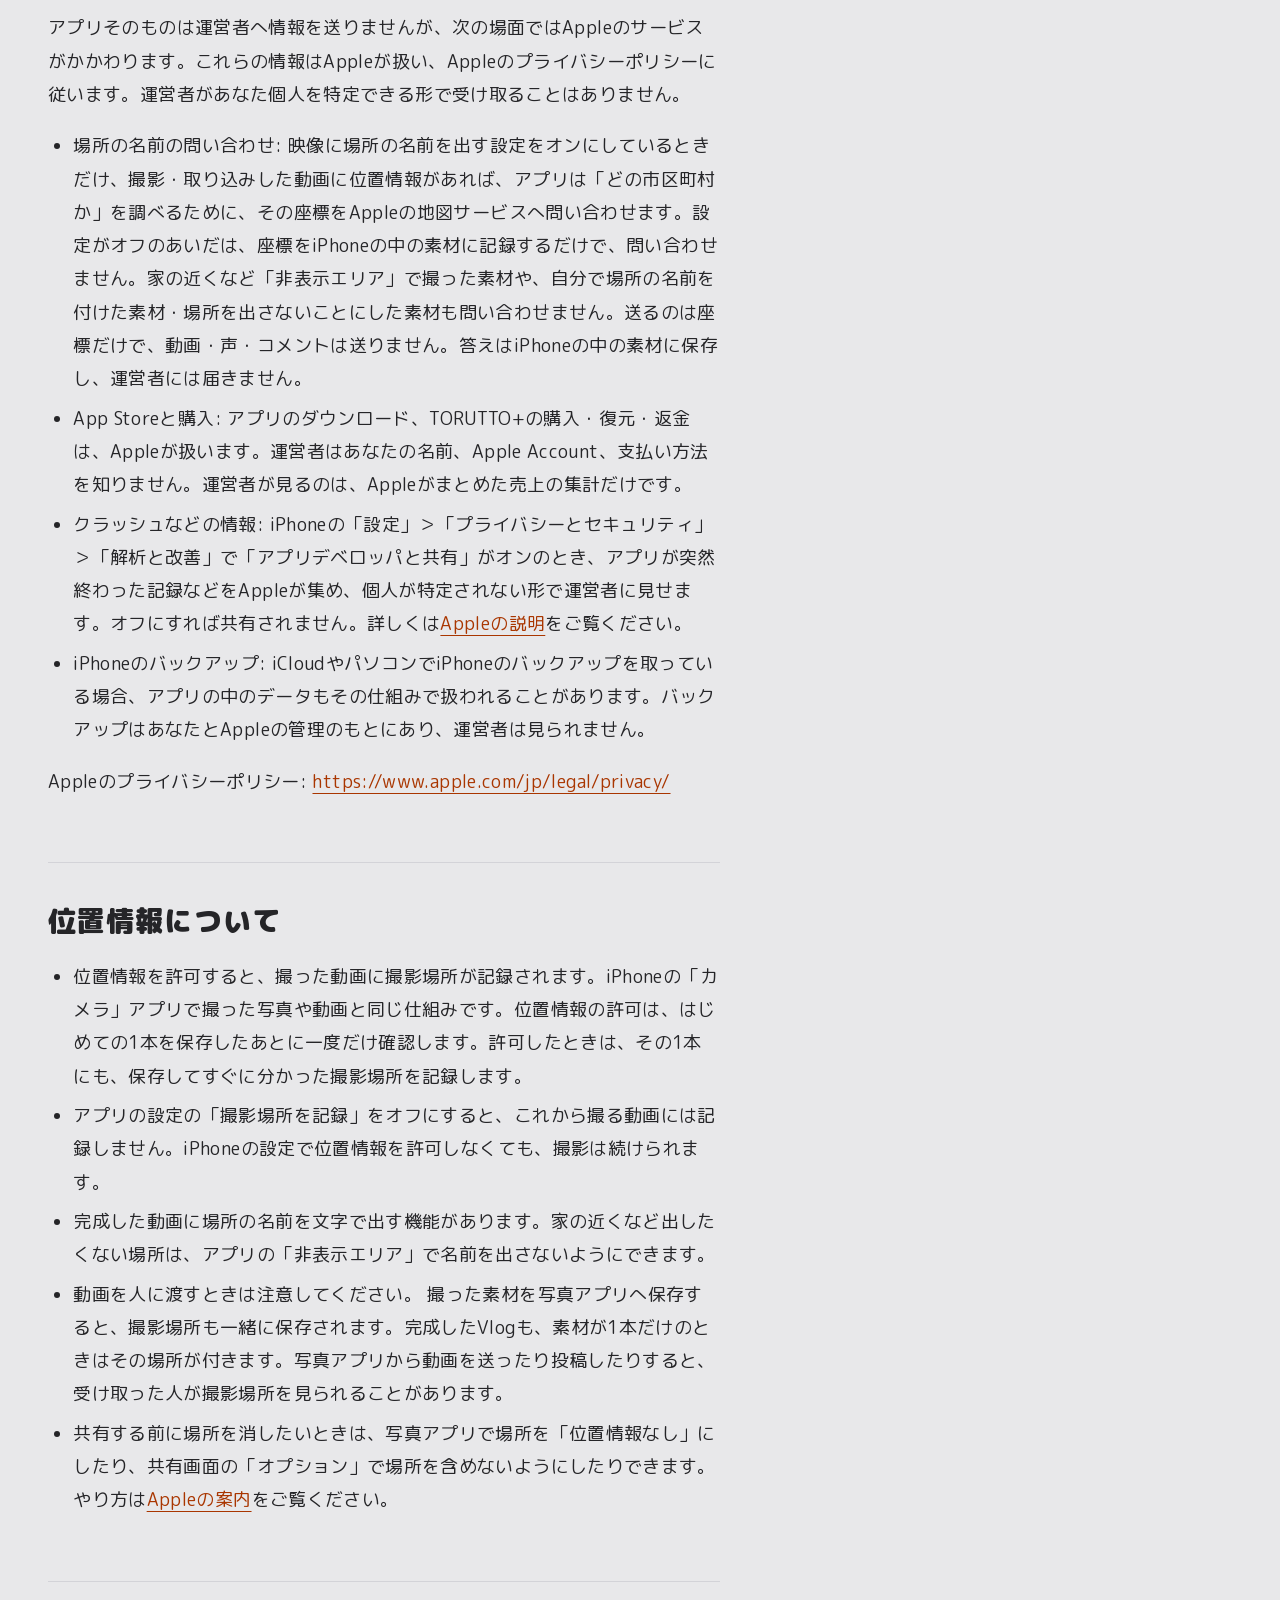
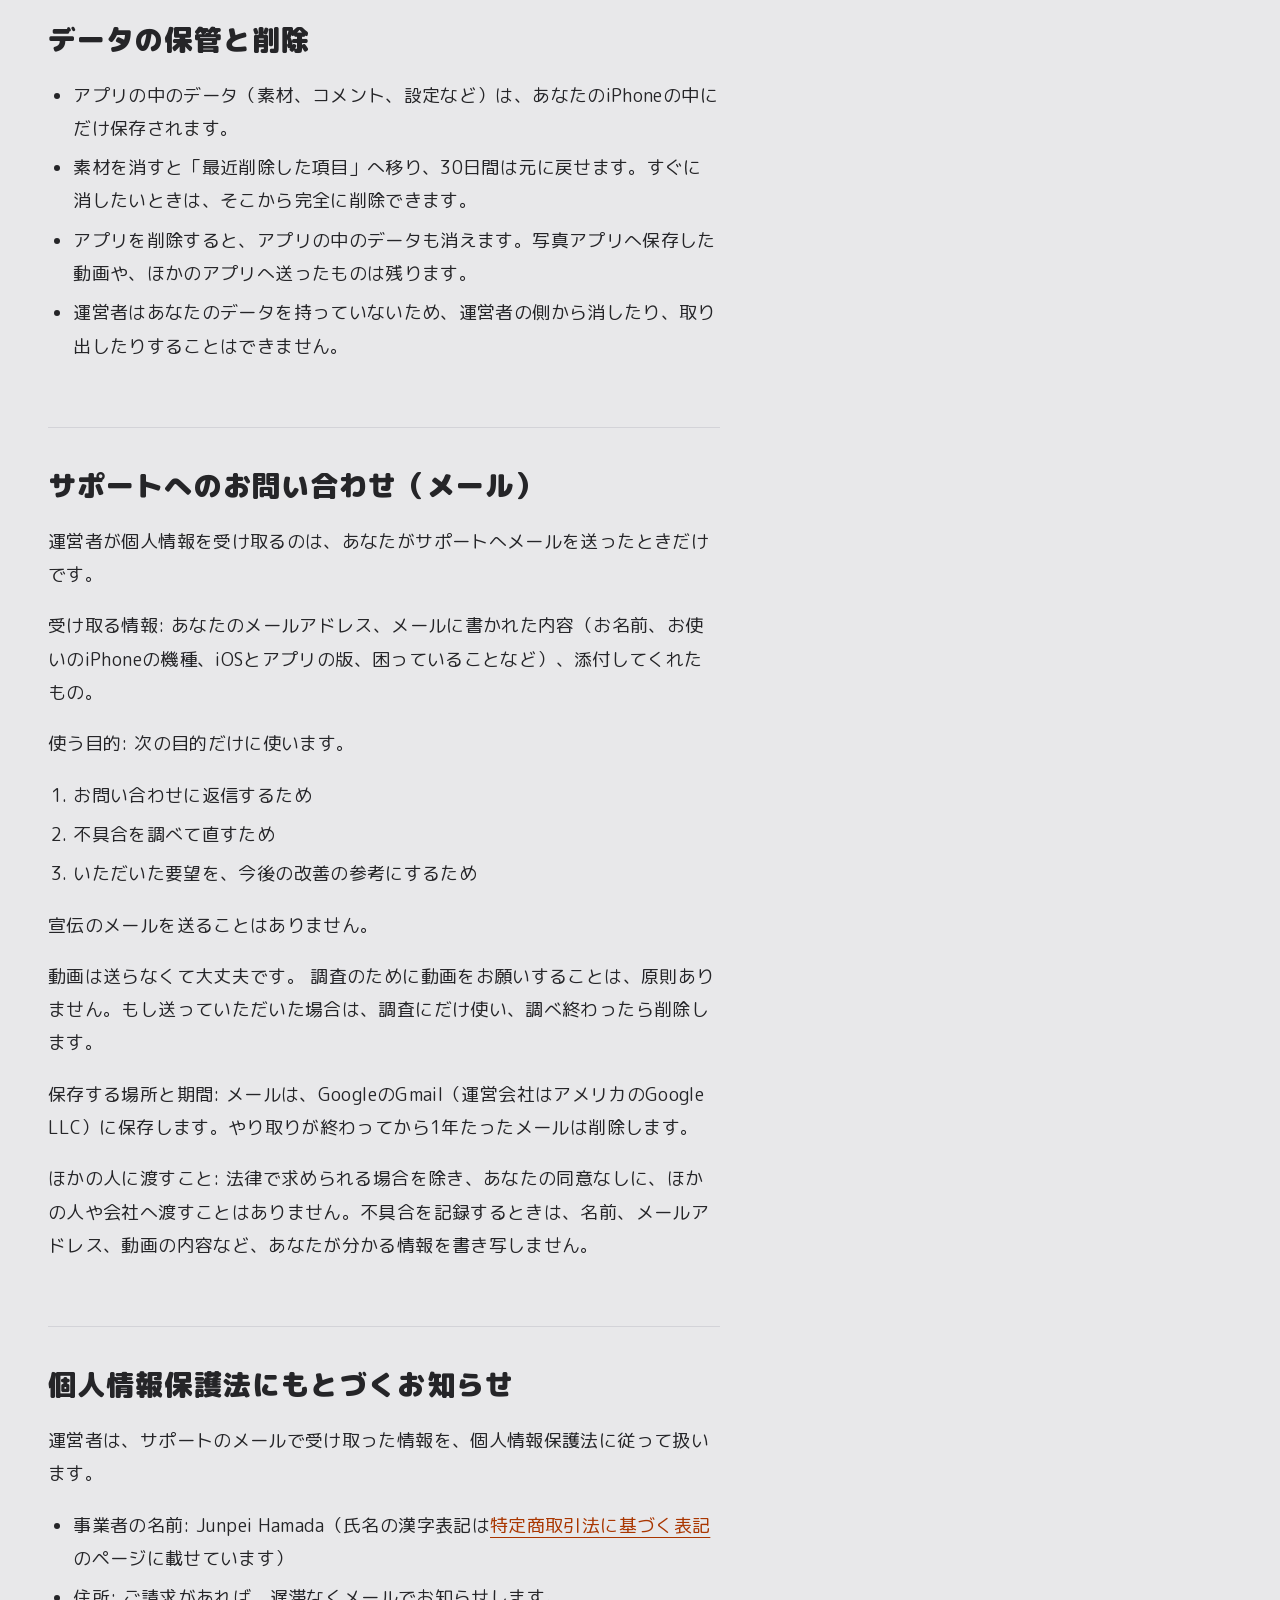
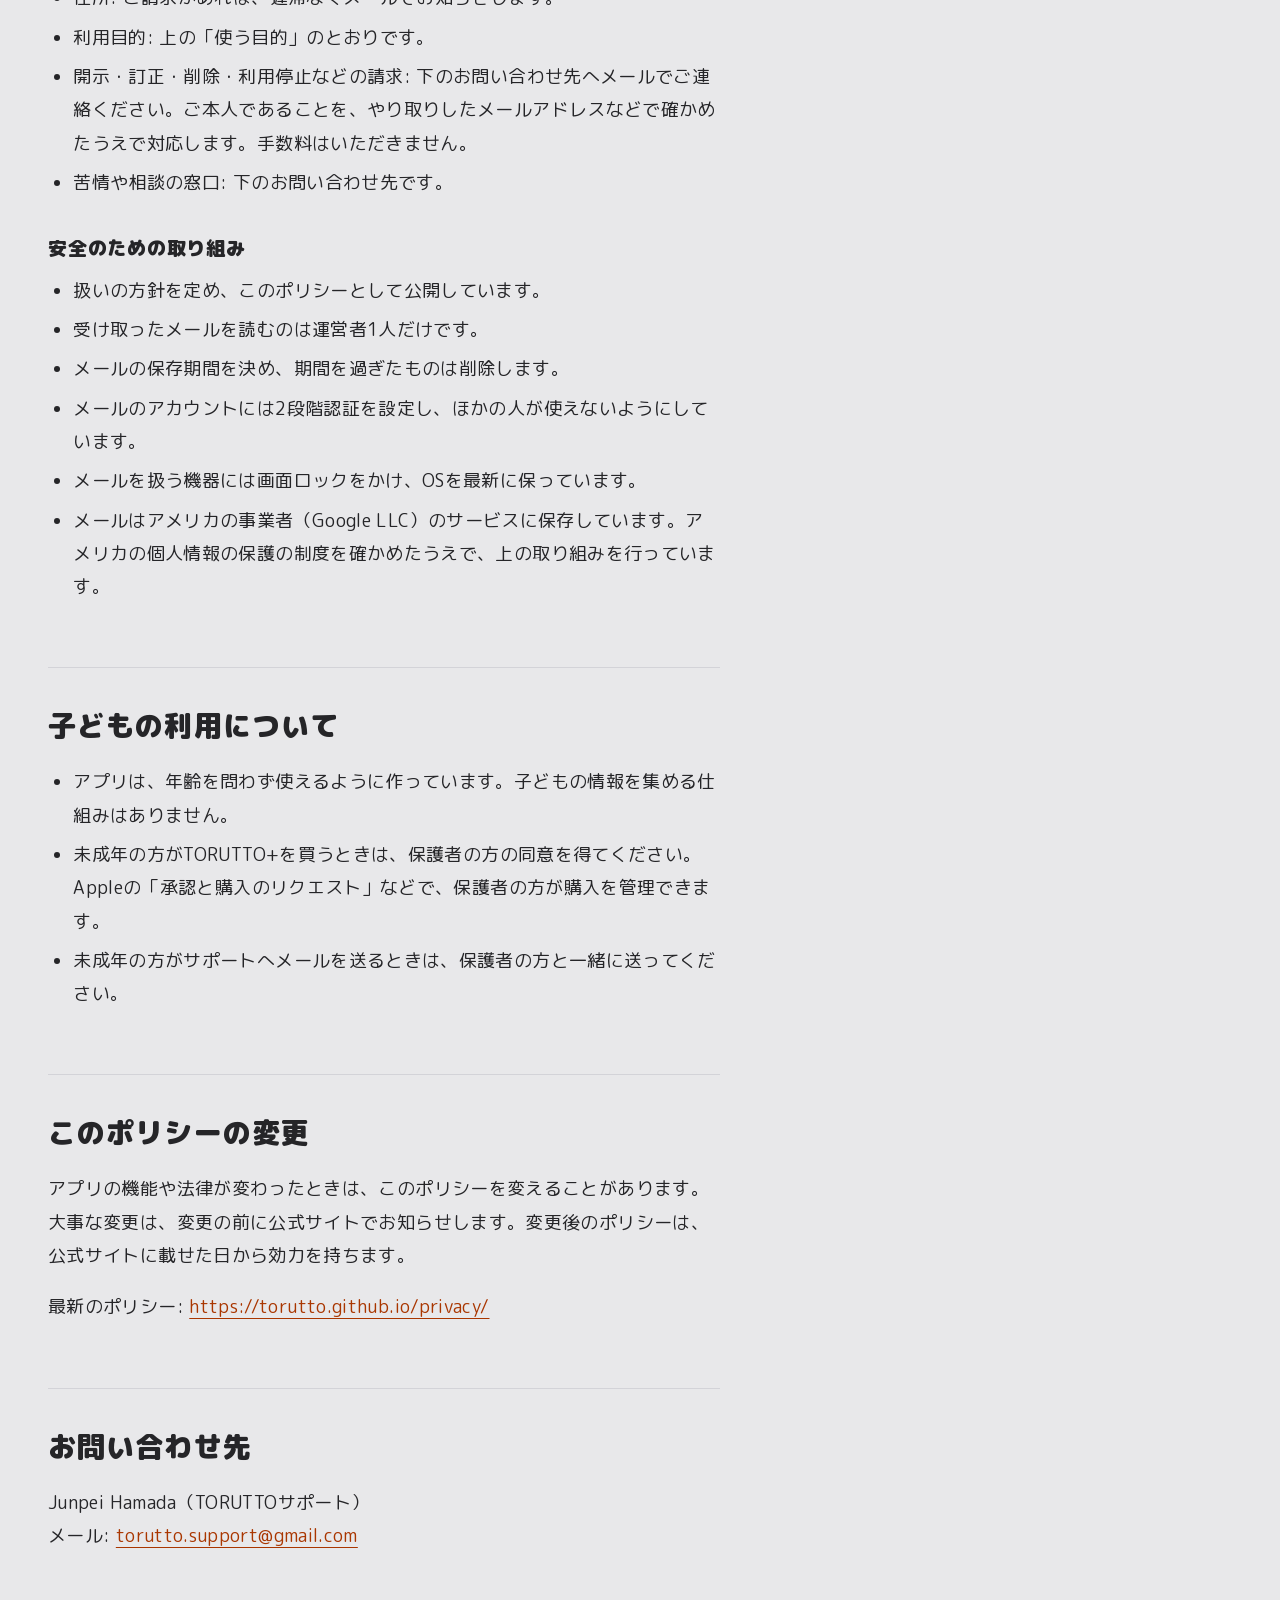
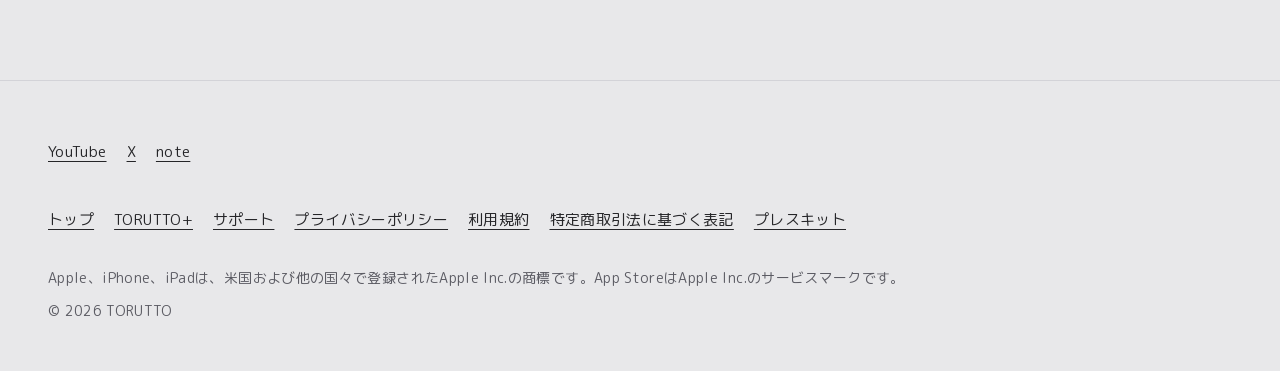
<file: privacy/index.html>
<!doctype html>
<html lang="ja">
<head>
<meta charset="utf-8">
<meta name="viewport" content="width=device-width, initial-scale=1">
<title>プライバシーポリシー｜TORUTTO</title>
<meta name="description" content="トルット（TORUTTO）のプライバシーポリシーです。">
<link rel="canonical" href="https://torutto.github.io/privacy/">
<meta name="color-scheme" content="light">
<meta name="theme-color" content="#E8E8EA">
<meta name="format-detection" content="telephone=no">
<meta name="referrer" content="strict-origin-when-cross-origin">
<meta property="og:type" content="website">
<meta property="og:site_name" content="TORUTTO（トルット）">
<meta property="og:locale" content="ja_JP">
<meta property="og:title" content="プライバシーポリシー｜TORUTTO">
<meta property="og:description" content="トルット（TORUTTO）のプライバシーポリシーです。">
<meta property="og:url" content="https://torutto.github.io/privacy/">
<meta property="og:image" content="https://torutto.github.io/og/privacy.png">
<meta property="og:image:width" content="1200">
<meta property="og:image:height" content="630">
<meta property="og:image:alt" content="プライバシーポリシー｜TORUTTO">
<meta name="twitter:card" content="summary_large_image">
<link rel="icon" href="../favicon.svg?v=c53edf8c" type="image/svg+xml">
<link rel="icon" href="../favicon-32.png?v=c53edf8c" sizes="32x32" type="image/png">
<link rel="apple-touch-icon" href="../apple-touch-icon.png?v=c53edf8c">
<link rel="preload" href="../fonts/MPLUSRounded1c-Regular.woff2" as="font" type="font/woff2" crossorigin>
<link rel="preload" href="../fonts/MPLUSRounded1c-Black.woff2" as="font" type="font/woff2" crossorigin>
<link rel="stylesheet" href="../assets/site.css?v=1722d60b">
</head>
<body>
<a class="skip-link" href="#main">本文へ移動</a>
<header class="site-header">
  <div class="wrap">
    <a class="brand" href="../"><img class="brand-wordmark" src="../assets/wordmark.svg?v=c53edf8c" width="1452" height="232" alt="TORUTTO"></a>
    <nav class="site-nav" aria-label="おもな案内">
      <ul>
        <li><a href="../plus/">TORUTTO+</a></li>
        <li><a href="../support/">サポート</a></li>
      </ul>
    </nav>
  </div>
</header>
<main id="main">
<article class="wrap narrow prose legal">
  <h1>プライバシーポリシー</h1>
<p>施行日: 2026年9月24日<br>運営者: Junpei Hamada（個人で開発・運営しています）</p>
<p>このポリシーは、iPhoneアプリ「TORUTTO（トルット）」（以下「アプリ」）と、公式サイト、サポートのメールで、あなたの情報をどう扱うかを説明するものです。</p>
<h2 id="s-1">3行でいうと</h2>
<ol><li>撮った動画・声・コメント・字幕は、あなたのiPhoneの中だけで扱います。運営者のもとへは届きません。</li><li>アカウント登録、広告、利用状況を追いかける仕組み（トラッキング）、分析用のツールはありません。</li><li>運営者が受け取るのは、あなたがサポートへメールで送ってくれた内容だけです。返信と不具合の調査のためだけに使います。</li></ol>
<p>ただし「何もiPhoneの外へ出ない」わけではありません。場所の名前を映像に出す設定をオンにしたときの問い合わせ、App Storeでの購入など、<strong>Appleのサービス</strong>がかかわる部分があります。下の「Appleが扱う情報」に正直に書きました。</p>
<h2 id="s-2">アプリが運営者へ送らないもの</h2>
<p>アプリには、運営者のサーバーへ情報を送る仕組みがありません。運営者はサーバーも、外部のAIサービスも使っていません。次のものは、運営者が見ることも受け取ることもできません。</p>
<ul><li>撮った動画、取り込んだ動画、完成した動画</li><li>動画の音声、あとから録った声</li><li>入力したコメント、字幕の文字、タイトル</li><li>顔を隠すための解析結果</li><li>撮影した日時と場所</li><li>アプリの設定や、使い方の記録</li></ul>
<h2 id="s-3">iPhoneの中で行う処理</h2>
<p>次の処理は、すべてあなたのiPhoneの中で行います。結果もiPhoneの中にだけ保存します。</p>
<ul><li><strong>字幕の文字起こし:</strong> 動画の声を、iPhoneに入っている音声認識の仕組みで文字にします。声も文字も外へ送りません。はじめて使うときなどに、iPhoneが日本語の認識用データをAppleから取り込むことがあります（あなたの声が送られるわけではありません）。</li><li><strong>顔を隠す:</strong> 動画に映った顔の位置を、iPhoneの中で見つけてぼかします。顔から「誰か」を見分ける情報は作りませんし、保存もしません。</li><li><strong>音の解析:</strong> 話している場面でBGMを下げるために、音の大きさをiPhoneの中で調べます。</li><li><strong>お知らせ（通知）:</strong> 完成したときなどのお知らせは、iPhoneの中で出しています。通知のために外へ情報を送ることはありません。</li></ul>
<h2 id="s-4">使う権限と、その使い道</h2>
<p>アプリは、次の権限を、使う場面になってからあなたに確認します（モーションだけは、iPhoneが確認の画面を出しません）。許可しなくても、その権限が要らない機能は使えます。あとからiPhoneの「設定」＞「アプリ」＞「トルット」で、いつでも変えられます。</p>
<div class="table-scroll"><table><thead><tr><th scope="col">権限</th><th scope="col">確認するとき</th><th scope="col">使い道</th></tr></thead><tbody><tr><td>カメラ</td><td>はじめに撮影画面を使うとき</td><td>Vlogの動画を撮って、iPhoneの中に保存するため</td></tr><tr><td>マイク</td><td>はじめて録画を始めるとき</td><td>動画の音声を記録するため（許可しなくても、音なしで撮れます）</td></tr><tr><td>写真（読み取り）</td><td>写真アプリから動画を取り込むとき</td><td>写真アプリの動画を、素材として取り込むため</td></tr><tr><td>写真（追加だけ）</td><td>はじめて完成したとき、または撮った素材を写真アプリにも保存する設定をオンにしたとき</td><td>完成したVlogや撮った素材を、写真アプリへ保存するため</td></tr><tr><td>位置情報（使用中のみ）</td><td>はじめての1本を保存したあと、一度だけ</td><td>撮った動画に、写真アプリと同じように撮影場所を記録するため。映像に場所の名前を出す設定をオンにしたときは、場所の名前を調べるためにも使います（下の「Appleが扱う情報」）</td></tr><tr><td>モーション</td><td>確認の画面は出ません</td><td>撮影のときに、iPhoneが水平かどうかを確かめるため</td></tr><tr><td>通知</td><td>はじめて完成を始めるとき</td><td>完成したことなどを、お知らせするため</td></tr></tbody></table></div>
<h2 id="s-5">Appleが扱う情報</h2>
<p>アプリそのものは運営者へ情報を送りませんが、次の場面ではAppleのサービスがかかわります。これらの情報はAppleが扱い、Appleのプライバシーポリシーに従います。運営者があなた個人を特定できる形で受け取ることはありません。</p>
<ul><li><strong>場所の名前の問い合わせ:</strong> 映像に場所の名前を出す設定をオンにしているときだけ、撮影・取り込みした動画に位置情報があれば、アプリは「どの市区町村か」を調べるために、その<strong>座標をAppleの地図サービスへ問い合わせます</strong>。設定がオフのあいだは、座標をiPhoneの中の素材に記録するだけで、問い合わせません。家の近くなど「非表示エリア」で撮った素材や、自分で場所の名前を付けた素材・場所を出さないことにした素材も問い合わせません。送るのは座標だけで、動画・声・コメントは送りません。答えはiPhoneの中の素材に保存し、運営者には届きません。</li><li><strong>App Storeと購入:</strong> アプリのダウンロード、TORUTTO+の購入・復元・返金は、Appleが扱います。運営者はあなたの名前、Apple Account、支払い方法を知りません。運営者が見るのは、Appleがまとめた売上の集計だけです。</li><li><strong>クラッシュなどの情報:</strong> iPhoneの「設定」＞「プライバシーとセキュリティ」＞「解析と改善」で「アプリデベロッパと共有」がオンのとき、アプリが突然終わった記録などをAppleが集め、個人が特定されない形で運営者に見せます。オフにすれば共有されません。詳しくは<a href="https://www.apple.com/legal/privacy/data/ja/app-analytics/">Appleの説明</a>をご覧ください。</li><li><strong>iPhoneのバックアップ:</strong> iCloudやパソコンでiPhoneのバックアップを取っている場合、アプリの中のデータもその仕組みで扱われることがあります。バックアップはあなたとAppleの管理のもとにあり、運営者は見られません。</li></ul>
<p>Appleのプライバシーポリシー: <a href="https://www.apple.com/jp/legal/privacy/"><a href="https://www.apple.com/jp/legal/privacy/">https://www.apple.com/jp/legal/privacy/</a></a></p>
<h2 id="s-6">位置情報について</h2>
<ul><li>位置情報を許可すると、撮った動画に撮影場所が記録されます。iPhoneの「カメラ」アプリで撮った写真や動画と同じ仕組みです。位置情報の許可は、はじめての1本を保存したあとに一度だけ確認します。許可したときは、その1本にも、保存してすぐに分かった撮影場所を記録します。</li><li>アプリの設定の「撮影場所を記録」をオフにすると、これから撮る動画には記録しません。iPhoneの設定で位置情報を許可しなくても、撮影は続けられます。</li><li>完成した動画に場所の名前を文字で出す機能があります。家の近くなど出したくない場所は、アプリの「非表示エリア」で名前を出さないようにできます。</li><li><strong>動画を人に渡すときは注意してください。</strong> 撮った素材を写真アプリへ保存すると、撮影場所も一緒に保存されます。完成したVlogも、素材が1本だけのときはその場所が付きます。写真アプリから動画を送ったり投稿したりすると、受け取った人が撮影場所を見られることがあります。</li><li>共有する前に場所を消したいときは、写真アプリで場所を「位置情報なし」にしたり、共有画面の「オプション」で場所を含めないようにしたりできます。やり方は<a href="https://support.apple.com/ja-jp/guide/personal-safety/ips0d7a5df82/web">Appleの案内</a>をご覧ください。</li></ul>
<h2 id="s-7">データの保管と削除</h2>
<ul><li>アプリの中のデータ（素材、コメント、設定など）は、あなたのiPhoneの中にだけ保存されます。</li><li>素材を消すと「最近削除した項目」へ移り、30日間は元に戻せます。すぐに消したいときは、そこから完全に削除できます。</li><li>アプリを削除すると、アプリの中のデータも消えます。写真アプリへ保存した動画や、ほかのアプリへ送ったものは残ります。</li><li>運営者はあなたのデータを持っていないため、運営者の側から消したり、取り出したりすることはできません。</li></ul>
<h2 id="s-8">サポートへのお問い合わせ（メール）</h2>
<p>運営者が個人情報を受け取るのは、あなたがサポートへメールを送ったときだけです。</p>
<p><strong>受け取る情報:</strong> あなたのメールアドレス、メールに書かれた内容（お名前、お使いのiPhoneの機種、iOSとアプリの版、困っていることなど）、添付してくれたもの。</p>
<p><strong>使う目的:</strong> 次の目的だけに使います。</p>
<ol><li>お問い合わせに返信するため</li><li>不具合を調べて直すため</li><li>いただいた要望を、今後の改善の参考にするため</li></ol>
<p>宣伝のメールを送ることはありません。</p>
<p><strong>動画は送らなくて大丈夫です。</strong> 調査のために動画をお願いすることは、原則ありません。もし送っていただいた場合は、調査にだけ使い、調べ終わったら削除します。</p>
<p><strong>保存する場所と期間:</strong> メールは、GoogleのGmail（運営会社はアメリカのGoogle LLC）に保存します。やり取りが終わってから1年たったメールは削除します。</p>
<p><strong>ほかの人に渡すこと:</strong> 法律で求められる場合を除き、あなたの同意なしに、ほかの人や会社へ渡すことはありません。不具合を記録するときは、名前、メールアドレス、動画の内容など、あなたが分かる情報を書き写しません。</p>
<h2 id="s-9">個人情報保護法にもとづくお知らせ</h2>
<p>運営者は、サポートのメールで受け取った情報を、個人情報保護法に従って扱います。</p>
<ul><li><strong>事業者の名前:</strong> Junpei Hamada（氏名の漢字表記は<a href="../tokushoho/">特定商取引法に基づく表記</a>のページに載せています）</li><li><strong>住所:</strong> ご請求があれば、遅滞なくメールでお知らせします。</li><li><strong>利用目的:</strong> 上の「使う目的」のとおりです。</li><li><strong>開示・訂正・削除・利用停止などの請求:</strong> 下のお問い合わせ先へメールでご連絡ください。ご本人であることを、やり取りしたメールアドレスなどで確かめたうえで対応します。手数料はいただきません。</li><li><strong>苦情や相談の窓口:</strong> 下のお問い合わせ先です。</li></ul>
<h3 id="s-10">安全のための取り組み</h3>
<ul><li>扱いの方針を定め、このポリシーとして公開しています。</li><li>受け取ったメールを読むのは運営者1人だけです。</li><li>メールの保存期間を決め、期間を過ぎたものは削除します。</li><li>メールのアカウントには2段階認証を設定し、ほかの人が使えないようにしています。</li><li>メールを扱う機器には画面ロックをかけ、OSを最新に保っています。</li><li>メールはアメリカの事業者（Google LLC）のサービスに保存しています。アメリカの個人情報の保護の制度を確かめたうえで、上の取り組みを行っています。</li></ul>
<h2 id="s-11">子どもの利用について</h2>
<ul><li>アプリは、年齢を問わず使えるように作っています。子どもの情報を集める仕組みはありません。</li><li>未成年の方がTORUTTO+を買うときは、保護者の方の同意を得てください。Appleの「承認と購入のリクエスト」などで、保護者の方が購入を管理できます。</li><li>未成年の方がサポートへメールを送るときは、保護者の方と一緒に送ってください。</li></ul>
<h2 id="s-12">このポリシーの変更</h2>
<p>アプリの機能や法律が変わったときは、このポリシーを変えることがあります。大事な変更は、変更の前に公式サイトでお知らせします。変更後のポリシーは、公式サイトに載せた日から効力を持ちます。</p>
<p>最新のポリシー: <a href="../privacy/"><a href="https://torutto.github.io/privacy/">https://torutto.github.io/privacy/</a></a></p>
<h2 id="s-13">お問い合わせ先</h2>
<p>Junpei Hamada（TORUTTOサポート）<br>メール: <a href="mailto:torutto.support@gmail.com">torutto.support@gmail.com</a></p>
</article>
</main>
<footer class="site-footer">
  <div class="wrap">
    <nav aria-label="TORUTTOの公式アカウント">
      <ul>
        <li><a href="https://www.youtube.com/@torutto_app">YouTube</a></li>
        <li><a href="https://x.com/torutto_app">X</a></li>
        <li><a href="https://note.com/torutto">note</a></li>
      </ul>
    </nav>
    <nav aria-label="サイトの案内">
      <ul>
        <li><a href="../">トップ</a></li>
        <li><a href="../plus/">TORUTTO+</a></li>
        <li><a href="../support/">サポート</a></li>
        <li><a href="../privacy/" aria-current="page">プライバシーポリシー</a></li>
        <li><a href="../terms/">利用規約</a></li>
        <li><a href="../tokushoho/">特定商取引法に基づく表記</a></li>
        <li><a href="../press/">プレスキット</a></li>
      </ul>
    </nav>
    <p>Apple、iPhone、iPadは、米国および他の国々で登録されたApple Inc.の商標です。App StoreはApple Inc.のサービスマークです。</p>
    <p>© 2026 TORUTTO</p>
  </div>
</footer>
</body>
</html>
</file>
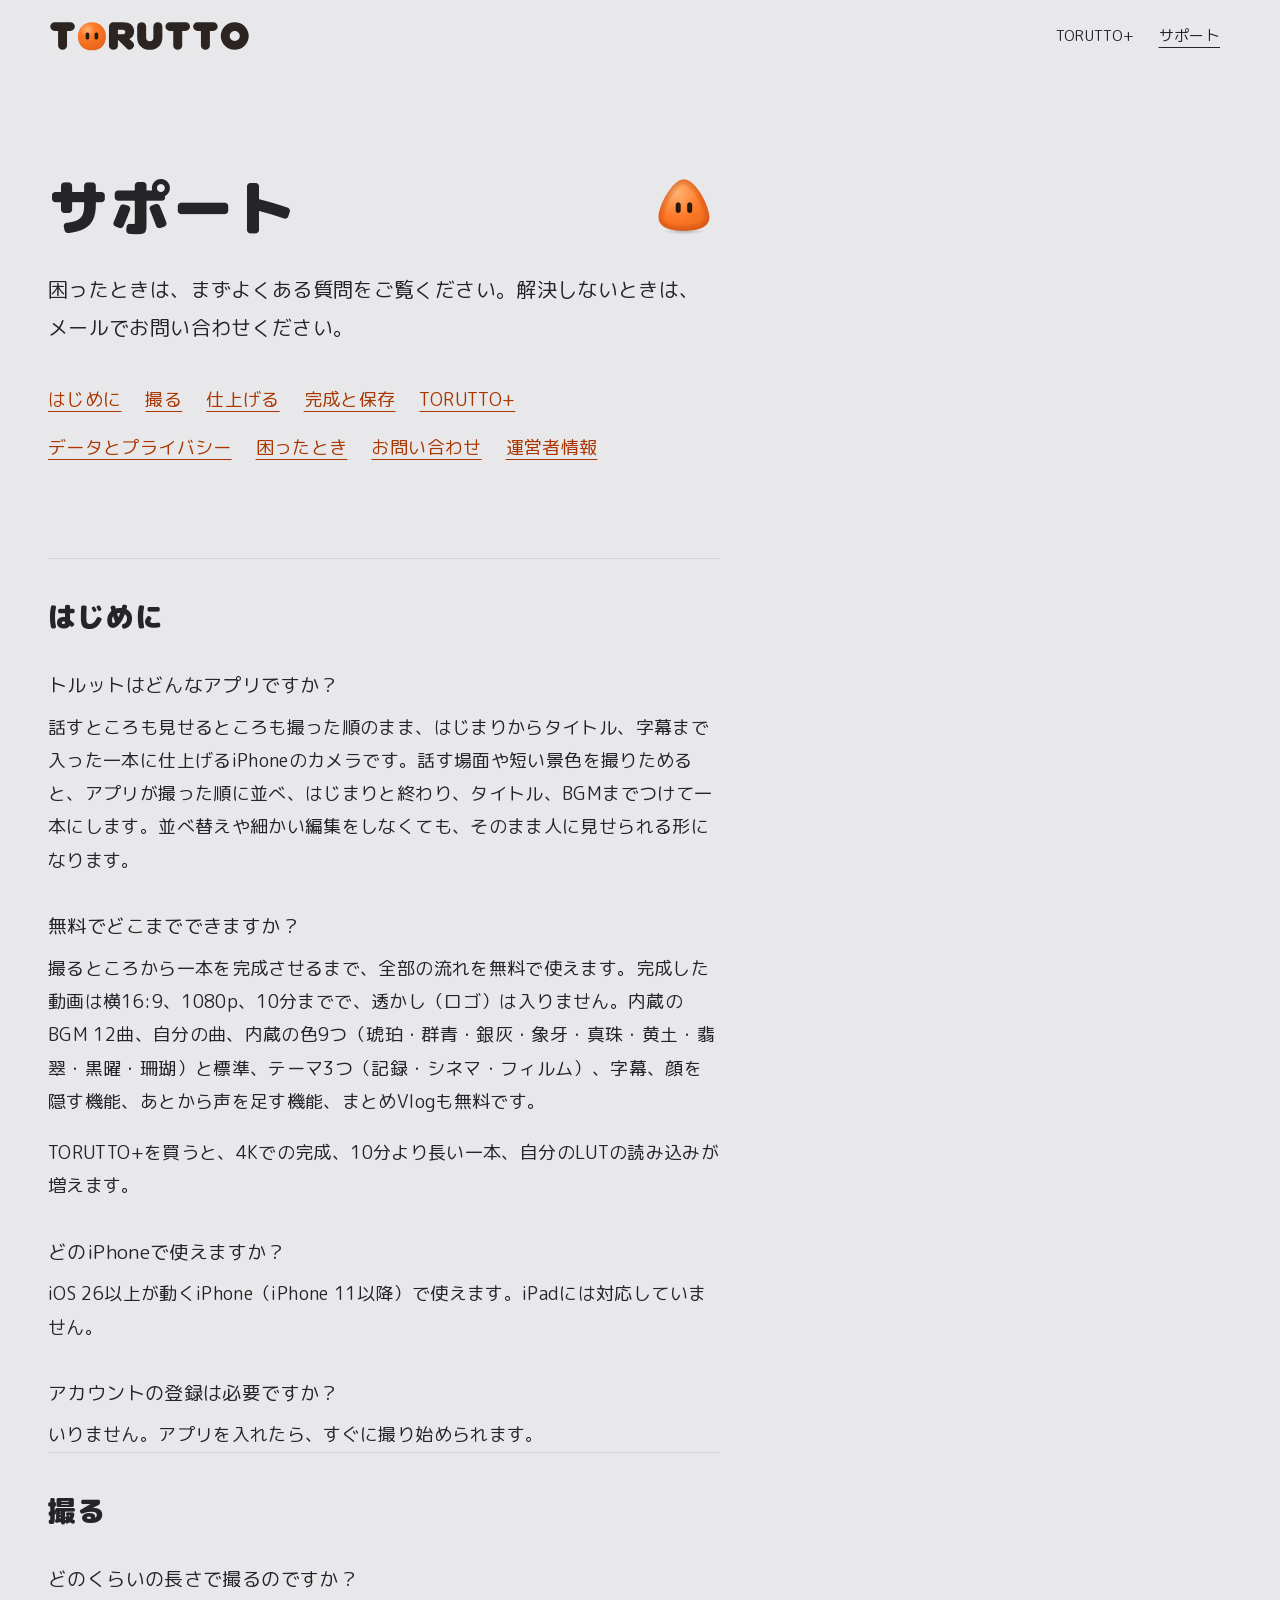
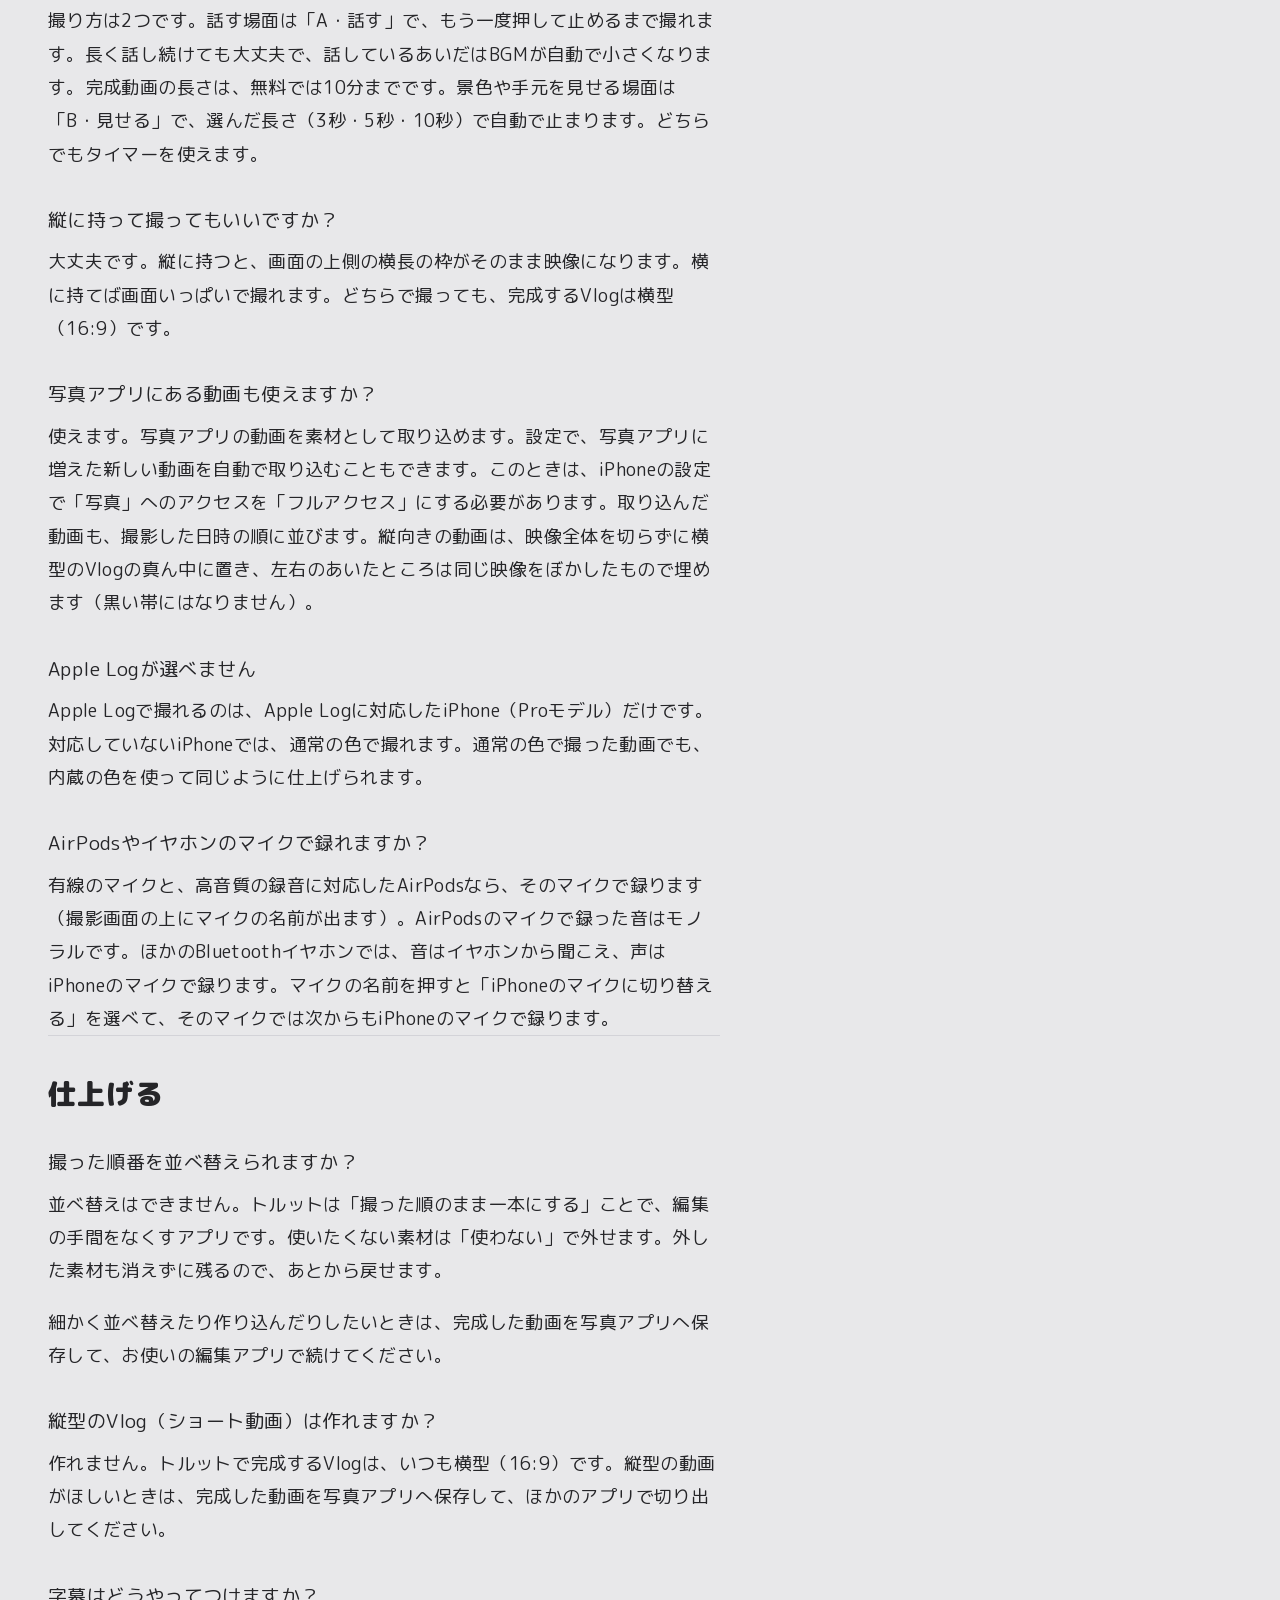
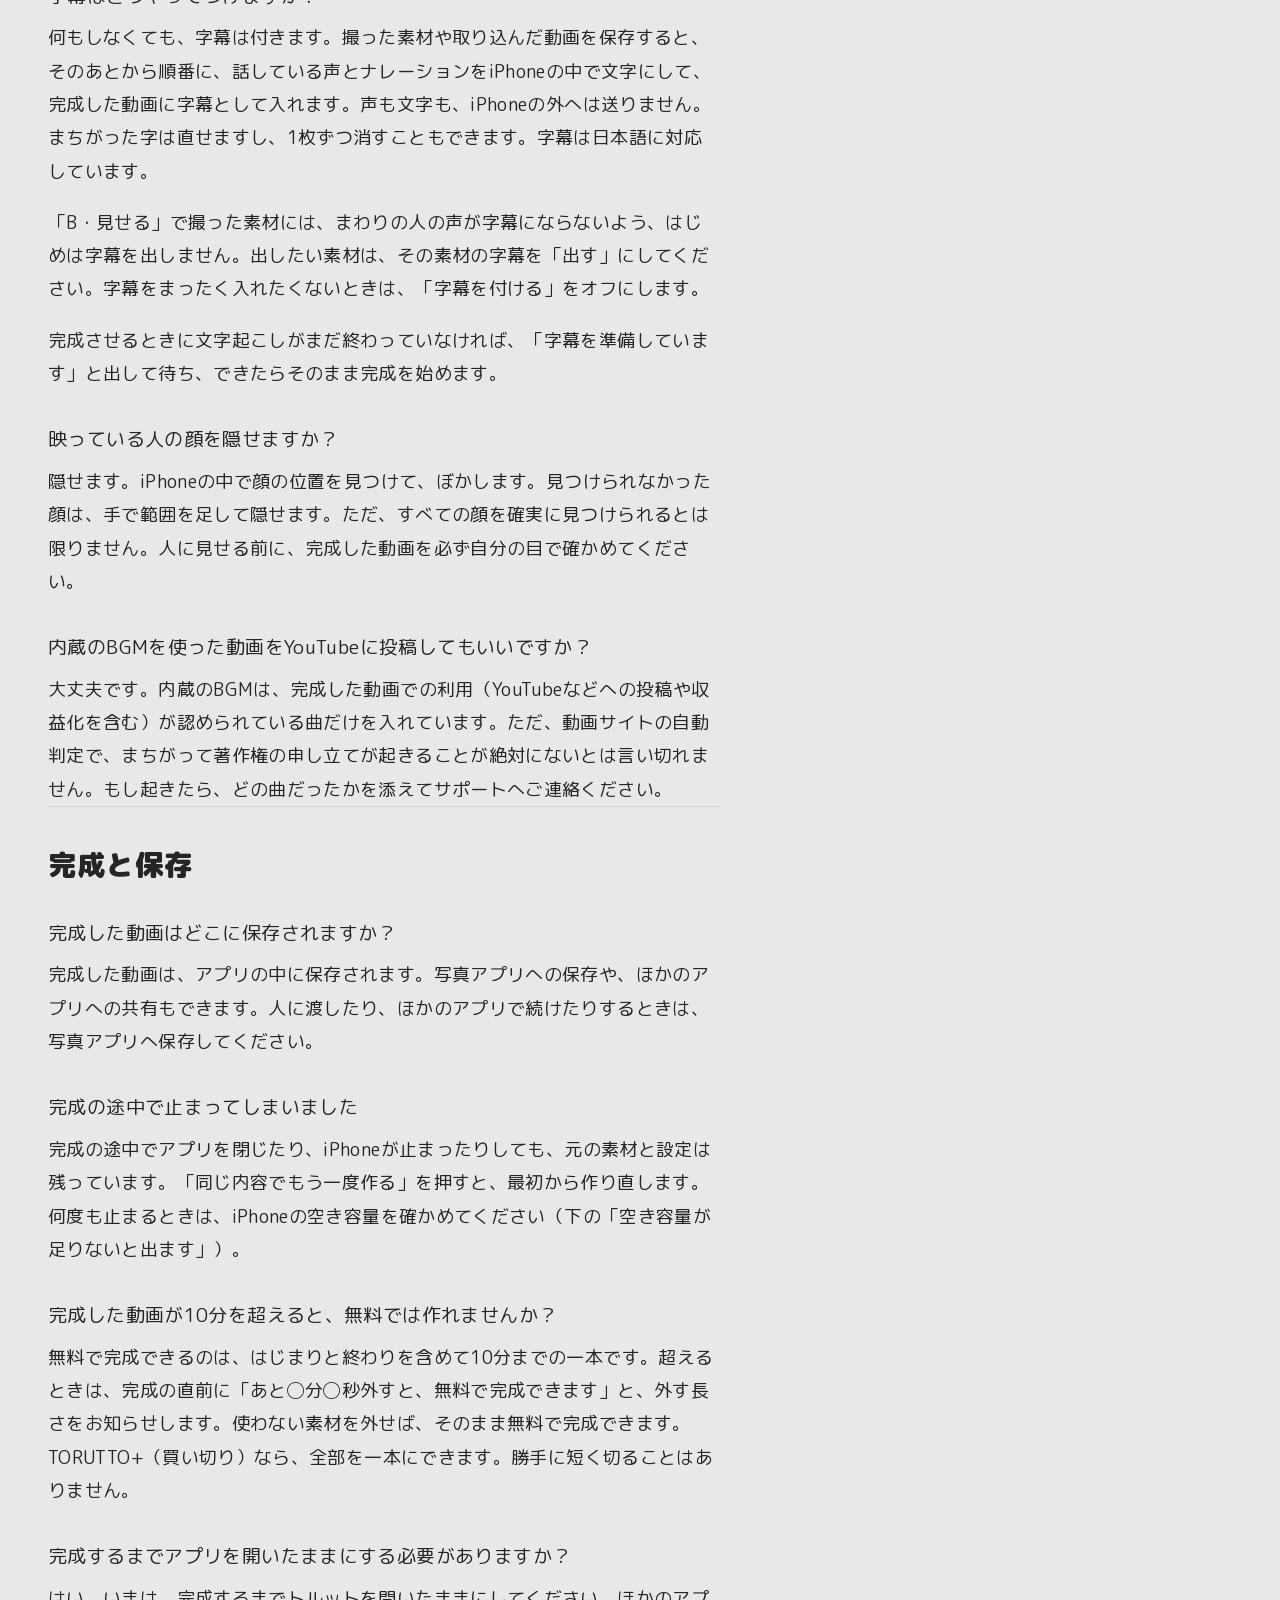
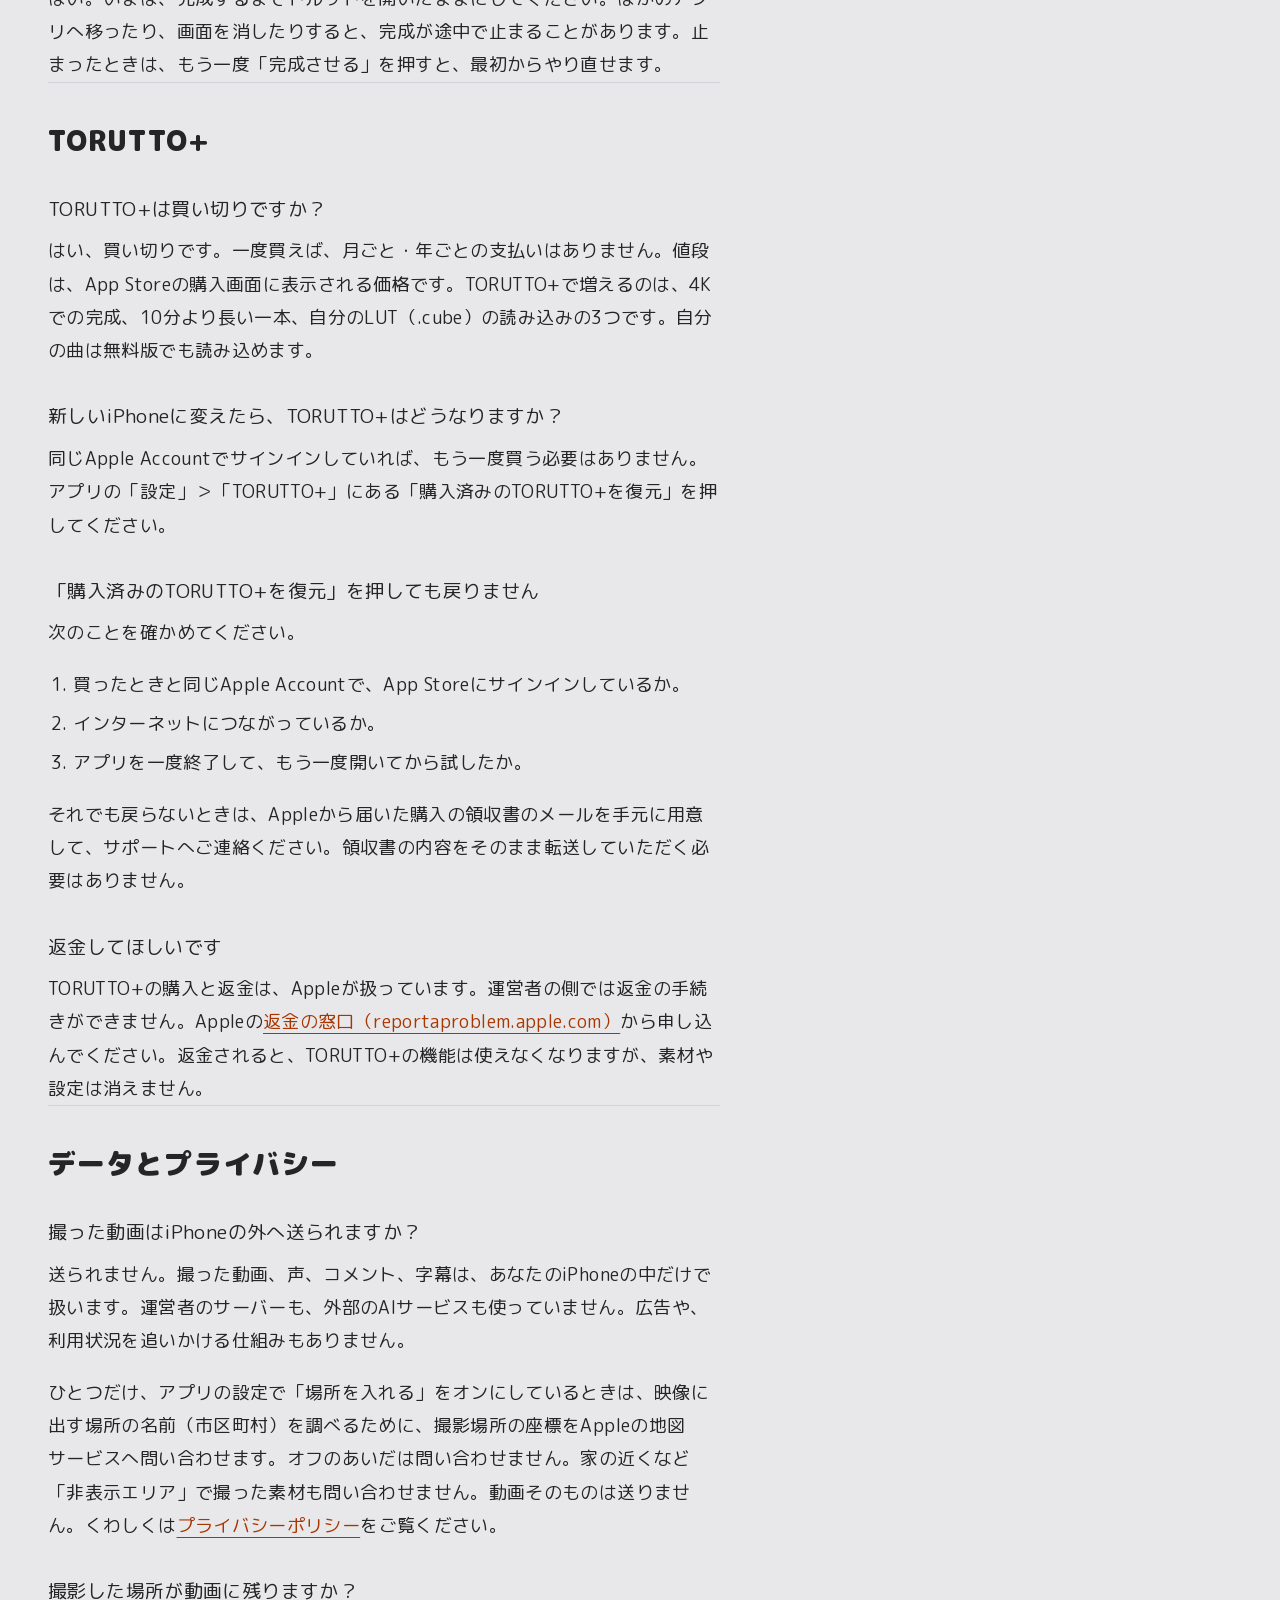
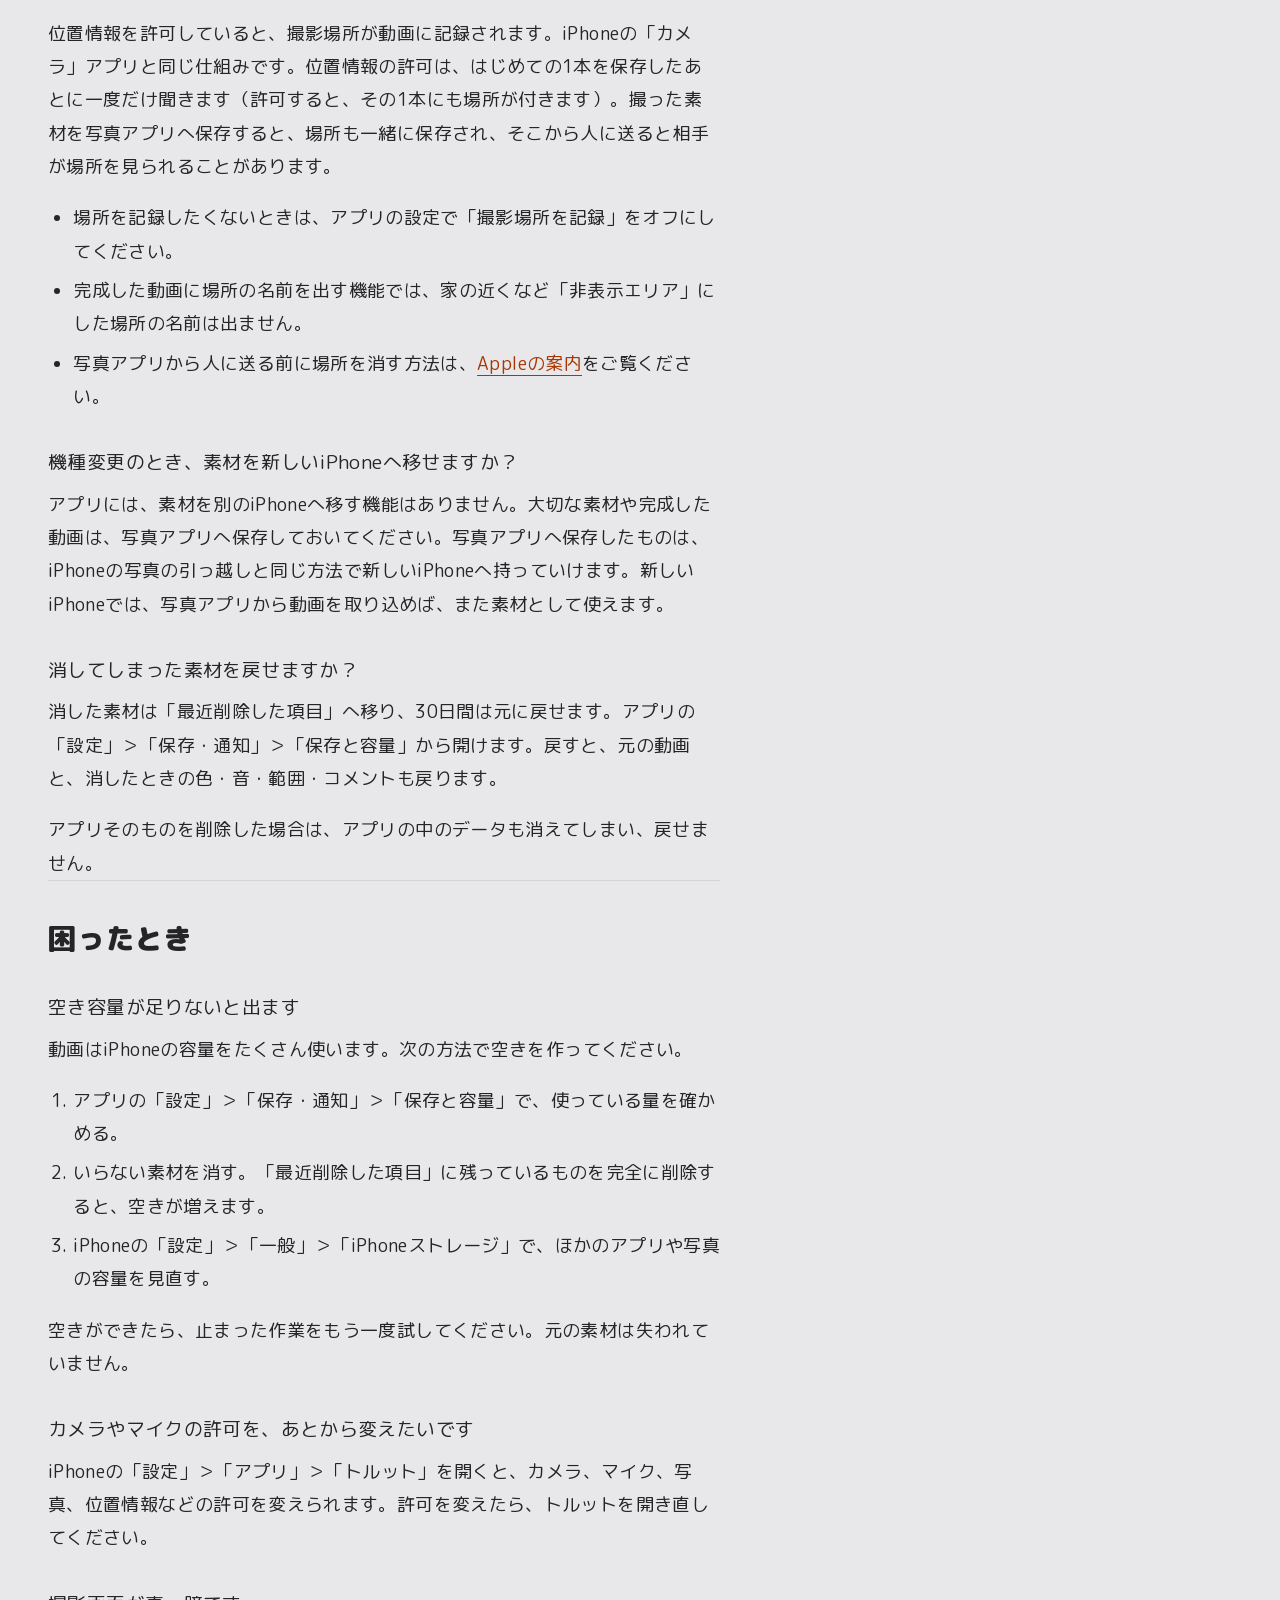
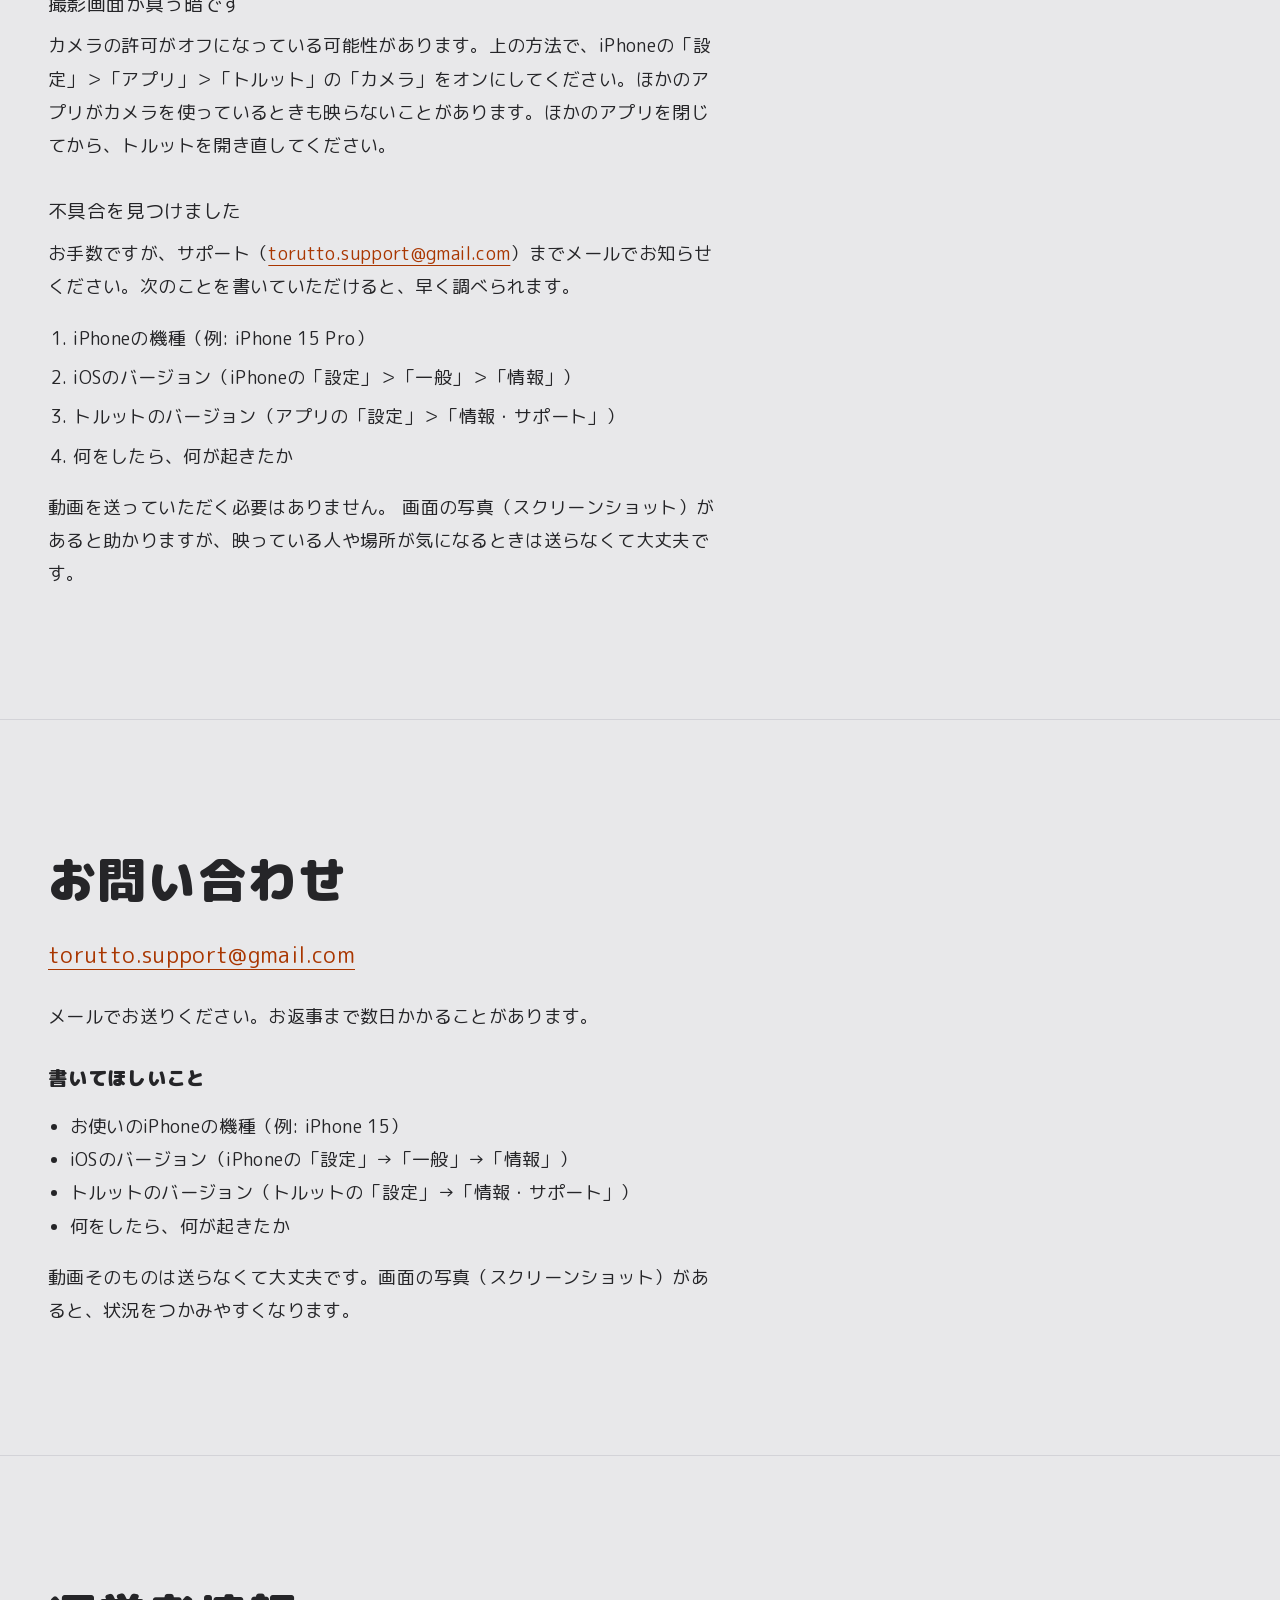
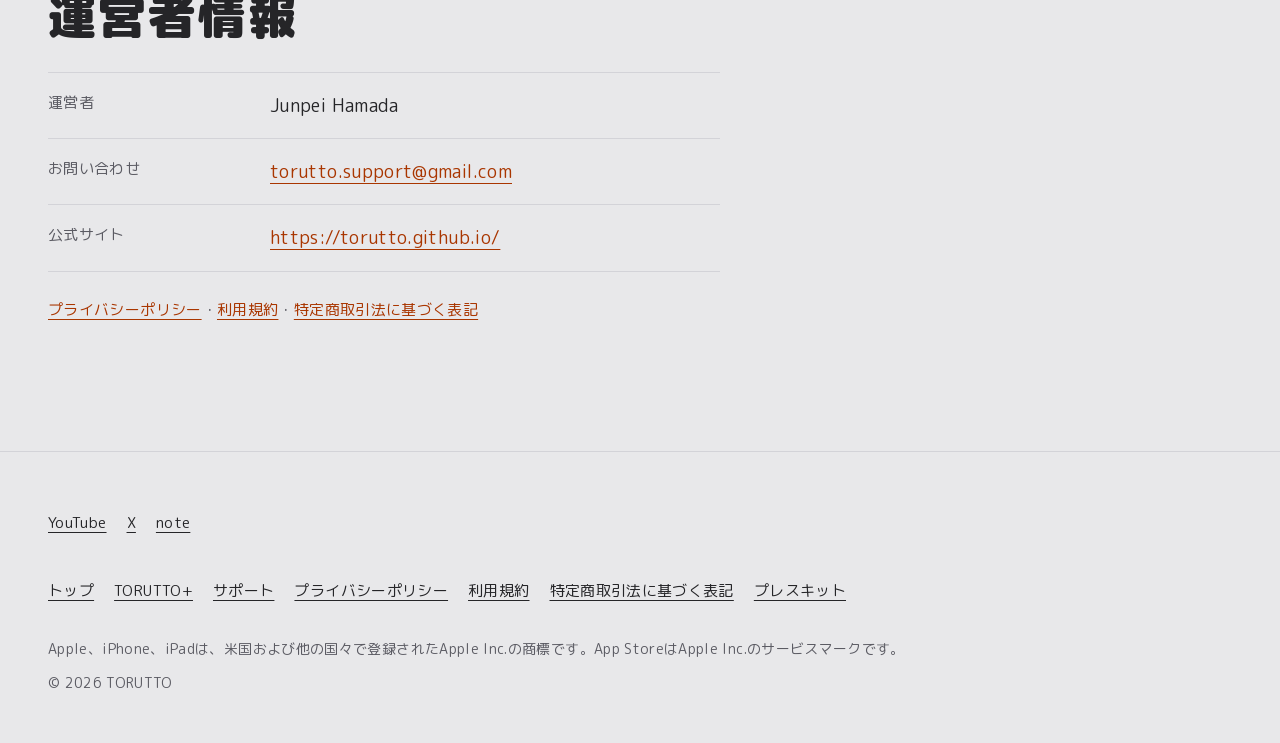
<file: support/index.html>
<!doctype html>
<html lang="ja">
<head>
<meta charset="utf-8">
<meta name="viewport" content="width=device-width, initial-scale=1">
<title>サポート｜TORUTTO</title>
<meta name="description" content="トルットのよくある質問と、お問い合わせの方法です。">
<link rel="canonical" href="https://torutto.github.io/support/">
<meta name="color-scheme" content="light">
<meta name="theme-color" content="#E8E8EA">
<meta name="format-detection" content="telephone=no">
<meta name="referrer" content="strict-origin-when-cross-origin">
<meta property="og:type" content="website">
<meta property="og:site_name" content="TORUTTO（トルット）">
<meta property="og:locale" content="ja_JP">
<meta property="og:title" content="サポート｜TORUTTO">
<meta property="og:description" content="トルットのよくある質問と、お問い合わせの方法です。">
<meta property="og:url" content="https://torutto.github.io/support/">
<meta property="og:image" content="https://torutto.github.io/og/support.png">
<meta property="og:image:width" content="1200">
<meta property="og:image:height" content="630">
<meta property="og:image:alt" content="サポート｜TORUTTO">
<meta name="twitter:card" content="summary_large_image">
<link rel="icon" href="../favicon.svg?v=c53edf8c" type="image/svg+xml">
<link rel="icon" href="../favicon-32.png?v=c53edf8c" sizes="32x32" type="image/png">
<link rel="apple-touch-icon" href="../apple-touch-icon.png?v=c53edf8c">
<link rel="preload" href="../fonts/MPLUSRounded1c-Regular.woff2" as="font" type="font/woff2" crossorigin>
<link rel="preload" href="../fonts/MPLUSRounded1c-Black.woff2" as="font" type="font/woff2" crossorigin>
<link rel="stylesheet" href="../assets/site.css?v=1722d60b">
</head>
<body>
<a class="skip-link" href="#main">本文へ移動</a>
<header class="site-header">
  <div class="wrap">
    <a class="brand" href="../"><img class="brand-wordmark" src="../assets/wordmark.svg?v=c53edf8c" width="1452" height="232" alt="TORUTTO"></a>
    <nav class="site-nav" aria-label="おもな案内">
      <ul>
        <li><a href="../plus/">TORUTTO+</a></li>
        <li><a href="../support/" aria-current="page">サポート</a></li>
      </ul>
    </nav>
  </div>
</header>
<main id="main">
<section class="page-head" aria-labelledby="page-title">
  <div class="wrap narrow">
    <div class="page-head-row">
      <h1 id="page-title">サポート</h1>
      <span class="torun-spot" style="--torun:72px" aria-hidden="true"><canvas class="torun" width="144" height="144"></canvas></span>
    </div>
    <p class="lead">困ったときは、まずよくある質問をご覧ください。<wbr>解決しないときは、メールでお問い合わせください。</p>
    <nav class="toc" aria-label="このページの中身">
      <ul><li><a href="#faq-1">はじめに</a></li><li><a href="#faq-2">撮る</a></li><li><a href="#faq-3">仕上げる</a></li><li><a href="#faq-4">完成と保存</a></li><li><a href="#faq-5">TORUTTO+</a></li><li><a href="#faq-6">データとプライバシー</a></li><li><a href="#faq-7">困ったとき</a></li><li><a href="#contact">お問い合わせ</a></li><li><a href="#operator">運営者情報</a></li></ul>
    </nav>
  </div>
</section>

<div class="wrap narrow prose faq">
  <section aria-labelledby="faq-1"><h2 id="faq-1">はじめに</h2><h3 id="q-1">トルットはどんなアプリですか？</h3><p>話すところも見せるところも撮った順のまま、はじまりからタイトル、字幕まで入った一本に仕上げるiPhoneのカメラです。話す場面や短い景色を撮りためると、アプリが撮った順に並べ、はじまりと終わり、タイトル、BGMまでつけて一本にします。並べ替えや細かい編集をしなくても、そのまま人に見せられる形になります。</p>
<h3 id="q-2">無料でどこまでできますか？</h3><p>撮るところから一本を完成させるまで、全部の流れを無料で使えます。完成した動画は横16:9、1080p、10分までで、<strong>透かし（ロゴ）は入りません</strong>。内蔵のBGM 12曲、自分の曲、内蔵の色9つ（琥珀・群青・銀灰・象牙・真珠・黄土・翡翠・黒曜・珊瑚）と標準、テーマ3つ（記録・シネマ・フィルム）、字幕、顔を隠す機能、あとから声を足す機能、まとめVlogも無料です。</p>
<p>TORUTTO+を買うと、4Kでの完成、10分より長い一本、自分のLUTの読み込みが増えます。</p>
<h3 id="q-3">どのiPhoneで使えますか？</h3><p>iOS 26以上が動くiPhone（iPhone 11以降）で使えます。iPadには対応していません。</p>
<h3 id="q-4">アカウントの登録は必要ですか？</h3><p>いりません。アプリを入れたら、すぐに撮り始められます。</p></section>
<section aria-labelledby="faq-2"><h2 id="faq-2">撮る</h2><h3 id="q-5">どのくらいの長さで撮るのですか？</h3><p>撮り方は2つです。話す場面は「A・話す」で、もう一度押して止めるまで撮れます。長く話し続けても大丈夫で、話しているあいだはBGMが自動で小さくなります。完成動画の長さは、無料では10分までです。景色や手元を見せる場面は「B・見せる」で、選んだ長さ（3秒・5秒・10秒）で自動で止まります。どちらでもタイマーを使えます。</p>
<h3 id="q-6">縦に持って撮ってもいいですか？</h3><p>大丈夫です。縦に持つと、画面の上側の横長の枠がそのまま映像になります。横に持てば画面いっぱいで撮れます。どちらで撮っても、完成するVlogは横型（16:9）です。</p>
<h3 id="q-7">写真アプリにある動画も使えますか？</h3><p>使えます。写真アプリの動画を素材として取り込めます。設定で、写真アプリに増えた新しい動画を自動で取り込むこともできます。このときは、iPhoneの設定で「写真」へのアクセスを「フルアクセス」にする必要があります。取り込んだ動画も、撮影した日時の順に並びます。縦向きの動画は、映像全体を切らずに横型のVlogの真ん中に置き、左右のあいたところは同じ映像をぼかしたもので埋めます（黒い帯にはなりません）。</p>
<h3 id="q-8">Apple Logが選べません</h3><p>Apple Logで撮れるのは、Apple Logに対応したiPhone（Proモデル）だけです。対応していないiPhoneでは、通常の色で撮れます。通常の色で撮った動画でも、内蔵の色を使って同じように仕上げられます。</p>
<h3 id="q-9">AirPodsやイヤホンのマイクで録れますか？</h3><p>有線のマイクと、高音質の録音に対応したAirPodsなら、そのマイクで録ります（撮影画面の上にマイクの名前が出ます）。AirPodsのマイクで録った音はモノラルです。ほかのBluetoothイヤホンでは、音はイヤホンから聞こえ、声はiPhoneのマイクで録ります。マイクの名前を押すと「iPhoneのマイクに切り替える」を選べて、そのマイクでは次からもiPhoneのマイクで録ります。</p></section>
<section aria-labelledby="faq-3"><h2 id="faq-3">仕上げる</h2><h3 id="q-10">撮った順番を並べ替えられますか？</h3><p>並べ替えはできません。トルットは「撮った順のまま一本にする」ことで、編集の手間をなくすアプリです。使いたくない素材は「使わない」で外せます。外した素材も消えずに残るので、あとから戻せます。</p>
<p>細かく並べ替えたり作り込んだりしたいときは、完成した動画を写真アプリへ保存して、お使いの編集アプリで続けてください。</p>
<h3 id="q-11">縦型のVlog（ショート動画）は作れますか？</h3><p>作れません。トルットで完成するVlogは、いつも横型（16:9）です。縦型の動画がほしいときは、完成した動画を写真アプリへ保存して、ほかのアプリで切り出してください。</p>
<h3 id="q-12">字幕はどうやってつけますか？</h3><p>何もしなくても、字幕は付きます。撮った素材や取り込んだ動画を保存すると、そのあとから順番に、話している声とナレーションをiPhoneの中で文字にして、完成した動画に字幕として入れます。声も文字も、iPhoneの外へは送りません。まちがった字は直せますし、1枚ずつ消すこともできます。字幕は日本語に対応しています。</p>
<p>「B・見せる」で撮った素材には、まわりの人の声が字幕にならないよう、はじめは字幕を出しません。出したい素材は、その素材の字幕を「出す」にしてください。字幕をまったく入れたくないときは、「字幕を付ける」をオフにします。</p>
<p>完成させるときに文字起こしがまだ終わっていなければ、「字幕を準備しています」と出して待ち、できたらそのまま完成を始めます。</p>
<h3 id="q-13">映っている人の顔を隠せますか？</h3><p>隠せます。iPhoneの中で顔の位置を見つけて、ぼかします。見つけられなかった顔は、手で範囲を足して隠せます。ただ、すべての顔を確実に見つけられるとは限りません。人に見せる前に、完成した動画を必ず自分の目で確かめてください。</p>
<h3 id="q-14">内蔵のBGMを使った動画をYouTubeに投稿してもいいですか？</h3><p>大丈夫です。内蔵のBGMは、完成した動画での利用（YouTubeなどへの投稿や収益化を含む）が認められている曲だけを入れています。ただ、動画サイトの自動判定で、まちがって著作権の申し立てが起きることが絶対にないとは言い切れません。もし起きたら、どの曲だったかを添えてサポートへご連絡ください。</p></section>
<section aria-labelledby="faq-4"><h2 id="faq-4">完成と保存</h2><h3 id="q-15">完成した動画はどこに保存されますか？</h3><p>完成した動画は、アプリの中に保存されます。写真アプリへの保存や、ほかのアプリへの共有もできます。人に渡したり、ほかのアプリで続けたりするときは、写真アプリへ保存してください。</p>
<h3 id="q-16">完成の途中で止まってしまいました</h3><p>完成の途中でアプリを閉じたり、iPhoneが止まったりしても、元の素材と設定は残っています。「同じ内容でもう一度作る」を押すと、最初から作り直します。何度も止まるときは、iPhoneの空き容量を確かめてください（下の「空き容量が足りないと出ます」）。</p>
<h3 id="q-17">完成した動画が10分を超えると、無料では作れませんか？</h3><p>無料で完成できるのは、はじまりと終わりを含めて10分までの一本です。超えるときは、完成の直前に「あと◯分◯秒外すと、無料で完成できます」と、外す長さをお知らせします。使わない素材を外せば、そのまま無料で完成できます。TORUTTO+（買い切り）なら、全部を一本にできます。勝手に短く切ることはありません。</p>
<h3 id="q-18">完成するまでアプリを開いたままにする必要がありますか？</h3><p>はい。いまは、完成するまでトルットを開いたままにしてください。ほかのアプリへ移ったり、画面を消したりすると、完成が途中で止まることがあります。止まったときは、もう一度「完成させる」を押すと、最初からやり直せます。</p></section>
<section aria-labelledby="faq-5"><h2 id="faq-5">TORUTTO+</h2><h3 id="q-19">TORUTTO+は買い切りですか？</h3><p>はい、買い切りです。一度買えば、月ごと・年ごとの支払いはありません。値段は、App Storeの購入画面に表示される価格です。TORUTTO+で増えるのは、4Kでの完成、10分より長い一本、自分のLUT（.cube）の読み込みの3つです。自分の曲は無料版でも読み込めます。</p>
<h3 id="q-20">新しいiPhoneに変えたら、TORUTTO+はどうなりますか？</h3><p>同じApple Accountでサインインしていれば、もう一度買う必要はありません。アプリの「設定」＞「TORUTTO+」にある「購入済みのTORUTTO+を復元」を押してください。</p>
<h3 id="q-21">「購入済みのTORUTTO+を復元」を押しても戻りません</h3><p>次のことを確かめてください。</p>
<ol><li>買ったときと同じApple Accountで、App Storeにサインインしているか。</li><li>インターネットにつながっているか。</li><li>アプリを一度終了して、もう一度開いてから試したか。</li></ol>
<p>それでも戻らないときは、Appleから届いた購入の領収書のメールを手元に用意して、サポートへご連絡ください。領収書の内容をそのまま転送していただく必要はありません。</p>
<h3 id="q-22">返金してほしいです</h3><p>TORUTTO+の購入と返金は、Appleが扱っています。運営者の側では返金の手続きができません。Appleの<a href="https://reportaproblem.apple.com/">返金の窓口（reportaproblem.apple.com）</a>から申し込んでください。返金されると、TORUTTO+の機能は使えなくなりますが、素材や設定は消えません。</p></section>
<section aria-labelledby="faq-6"><h2 id="faq-6">データとプライバシー</h2><h3 id="q-23">撮った動画はiPhoneの外へ送られますか？</h3><p>送られません。撮った動画、声、コメント、字幕は、あなたのiPhoneの中だけで扱います。運営者のサーバーも、外部のAIサービスも使っていません。広告や、利用状況を追いかける仕組みもありません。</p>
<p>ひとつだけ、アプリの設定で「場所を入れる」をオンにしているときは、映像に出す場所の名前（市区町村）を調べるために、撮影場所の<strong>座標</strong>をAppleの地図サービスへ問い合わせます。オフのあいだは問い合わせません。家の近くなど「非表示エリア」で撮った素材も問い合わせません。動画そのものは送りません。くわしくは<a href="../privacy/">プライバシーポリシー</a>をご覧ください。</p>
<h3 id="q-24">撮影した場所が動画に残りますか？</h3><p>位置情報を許可していると、撮影場所が動画に記録されます。iPhoneの「カメラ」アプリと同じ仕組みです。位置情報の許可は、はじめての1本を保存したあとに一度だけ聞きます（許可すると、その1本にも場所が付きます）。撮った素材を写真アプリへ保存すると、場所も一緒に保存され、そこから人に送ると相手が場所を見られることがあります。</p>
<ul><li>場所を記録したくないときは、アプリの設定で「撮影場所を記録」をオフにしてください。</li><li>完成した動画に場所の名前を出す機能では、家の近くなど「非表示エリア」にした場所の名前は出ません。</li><li>写真アプリから人に送る前に場所を消す方法は、<a href="https://support.apple.com/ja-jp/guide/personal-safety/ips0d7a5df82/web">Appleの案内</a>をご覧ください。</li></ul>
<h3 id="q-25">機種変更のとき、素材を新しいiPhoneへ移せますか？</h3><p>アプリには、素材を別のiPhoneへ移す機能はありません。大切な素材や完成した動画は、写真アプリへ保存しておいてください。写真アプリへ保存したものは、iPhoneの写真の引っ越しと同じ方法で新しいiPhoneへ持っていけます。新しいiPhoneでは、写真アプリから動画を取り込めば、また素材として使えます。</p>
<h3 id="q-26">消してしまった素材を戻せますか？</h3><p>消した素材は「最近削除した項目」へ移り、30日間は元に戻せます。アプリの「設定」＞「保存・通知」＞「保存と容量」から開けます。戻すと、元の動画と、消したときの色・音・範囲・コメントも戻ります。</p>
<p>アプリそのものを削除した場合は、アプリの中のデータも消えてしまい、戻せません。</p></section>
<section aria-labelledby="faq-7"><h2 id="faq-7">困ったとき</h2><h3 id="q-27">空き容量が足りないと出ます</h3><p>動画はiPhoneの容量をたくさん使います。次の方法で空きを作ってください。</p>
<ol><li>アプリの「設定」＞「保存・通知」＞「保存と容量」で、使っている量を確かめる。</li><li>いらない素材を消す。「最近削除した項目」に残っているものを完全に削除すると、空きが増えます。</li><li>iPhoneの「設定」＞「一般」＞「iPhoneストレージ」で、ほかのアプリや写真の容量を見直す。</li></ol>
<p>空きができたら、止まった作業をもう一度試してください。元の素材は失われていません。</p>
<h3 id="q-28">カメラやマイクの許可を、あとから変えたいです</h3><p>iPhoneの「設定」＞「アプリ」＞「トルット」を開くと、カメラ、マイク、写真、位置情報などの許可を変えられます。許可を変えたら、トルットを開き直してください。</p>
<h3 id="q-29">撮影画面が真っ暗です</h3><p>カメラの許可がオフになっている可能性があります。上の方法で、iPhoneの「設定」＞「アプリ」＞「トルット」の「カメラ」をオンにしてください。ほかのアプリがカメラを使っているときも映らないことがあります。ほかのアプリを閉じてから、トルットを開き直してください。</p>
<h3 id="q-30">不具合を見つけました</h3><p>お手数ですが、サポート（<a href="mailto:torutto.support@gmail.com">torutto.support@gmail.com</a>）までメールでお知らせください。次のことを書いていただけると、早く調べられます。</p>
<ol><li>iPhoneの機種（例: iPhone 15 Pro）</li><li>iOSのバージョン（iPhoneの「設定」＞「一般」＞「情報」）</li><li>トルットのバージョン（アプリの「設定」＞「情報・サポート」）</li><li>何をしたら、何が起きたか</li></ol>
<p><strong>動画を送っていただく必要はありません。</strong> 画面の写真（スクリーンショット）があると助かりますが、映っている人や場所が気になるときは送らなくて大丈夫です。</p></section>
</div>

<section class="section" id="contact" aria-labelledby="contact-title">
  <div class="wrap narrow">
    <h2 id="contact-title">お問い合わせ</h2>
    <p class="contact-mail"><a href="mailto:torutto.support@gmail.com?subject=%E3%83%88%E3%83%AB%E3%83%83%E3%83%88%E3%81%AB%E3%81%A4%E3%81%84%E3%81%A6%E3%81%AE%E3%81%8A%E5%95%8F%E3%81%84%E5%90%88%E3%82%8F%E3%81%9B&amp;body=iPhone%E3%81%AE%E6%A9%9F%E7%A8%AE%EF%BC%9A%0AiOS%E3%81%AE%E3%83%90%E3%83%BC%E3%82%B8%E3%83%A7%E3%83%B3%EF%BC%9A%0A%E3%83%88%E3%83%AB%E3%83%83%E3%83%88%E3%81%AE%E3%83%90%E3%83%BC%E3%82%B8%E3%83%A7%E3%83%B3%EF%BC%9A%0A%0A%E4%BD%95%E3%82%92%E3%81%97%E3%81%9F%E3%82%89%E3%80%81%E4%BD%95%E3%81%8C%E8%B5%B7%E3%81%8D%E3%81%9F%E3%81%8B%EF%BC%9A%0A%0A">torutto.support@gmail.com</a></p>
    <p>メールでお送りください。お返事まで数日かかることがあります。</p>
    <h3>書いてほしいこと</h3>
    <ul>
      <li>お使いのiPhoneの機種（例: iPhone 15）</li>
      <li>iOSのバージョン（iPhoneの「設定」→「一般」→「情報」）</li>
      <li>トルットのバージョン（トルットの「設定」→「情報・サポート」）</li>
      <li>何をしたら、何が起きたか</li>
    </ul>
    <p>動画そのものは送らなくて大丈夫です。画面の写真（スクリーンショット）があると、状況をつかみやすくなります。</p>
  </div>
</section>

<section class="section" id="operator" aria-labelledby="operator-title">
  <div class="wrap narrow">
    <h2 id="operator-title">運営者情報</h2>
    <dl class="facts">
      <div><dt>運営者</dt><dd>Junpei Hamada</dd></div>
      <div><dt>お問い合わせ</dt><dd><a href="mailto:torutto.support@gmail.com?subject=%E3%83%88%E3%83%AB%E3%83%83%E3%83%88%E3%81%AB%E3%81%A4%E3%81%84%E3%81%A6%E3%81%AE%E3%81%8A%E5%95%8F%E3%81%84%E5%90%88%E3%82%8F%E3%81%9B&amp;body=iPhone%E3%81%AE%E6%A9%9F%E7%A8%AE%EF%BC%9A%0AiOS%E3%81%AE%E3%83%90%E3%83%BC%E3%82%B8%E3%83%A7%E3%83%B3%EF%BC%9A%0A%E3%83%88%E3%83%AB%E3%83%83%E3%83%88%E3%81%AE%E3%83%90%E3%83%BC%E3%82%B8%E3%83%A7%E3%83%B3%EF%BC%9A%0A%0A%E4%BD%95%E3%82%92%E3%81%97%E3%81%9F%E3%82%89%E3%80%81%E4%BD%95%E3%81%8C%E8%B5%B7%E3%81%8D%E3%81%9F%E3%81%8B%EF%BC%9A%0A%0A">torutto.support@gmail.com</a></dd></div>
      <div><dt>公式サイト</dt><dd><a href="https://torutto.github.io/">https://torutto.github.io/</a></dd></div>
    </dl>
    <p class="fine"><a href="../privacy/">プライバシーポリシー</a>・<a href="../terms/">利用規約</a>・<a href="../tokushoho/">特定商取引法に基づく表記</a></p>
  </div>
</section>
</main>
<footer class="site-footer">
  <div class="wrap">
    <nav aria-label="TORUTTOの公式アカウント">
      <ul>
        <li><a href="https://www.youtube.com/@torutto_app">YouTube</a></li>
        <li><a href="https://x.com/torutto_app">X</a></li>
        <li><a href="https://note.com/torutto">note</a></li>
      </ul>
    </nav>
    <nav aria-label="サイトの案内">
      <ul>
        <li><a href="../">トップ</a></li>
        <li><a href="../plus/">TORUTTO+</a></li>
        <li><a href="../support/" aria-current="page">サポート</a></li>
        <li><a href="../privacy/">プライバシーポリシー</a></li>
        <li><a href="../terms/">利用規約</a></li>
        <li><a href="../tokushoho/">特定商取引法に基づく表記</a></li>
        <li><a href="../press/">プレスキット</a></li>
      </ul>
    </nav>
    <p>Apple、iPhone、iPadは、米国および他の国々で登録されたApple Inc.の商標です。App StoreはApple Inc.のサービスマークです。</p>
    <p>© 2026 TORUTTO</p>
  </div>
</footer>
<script>
/*
 * トルン（HIKARI、2026-10-24）の描き方。正本は docs/design/TORUN_MASCOT.md と
 * TORUTTO/App/DesignSystem/HikariFigure.swift。数値はアプリと同じにする（姿・色・動きをずらさない）。
 *
 *   Hikari.draw(ctx, side, state)   1辺 side の正方形に体を描く（原点は正方形の左上）
 *   Hikari.mount(canvas)            canvas に置く（data-mood="done" / data-look="down" を読む）
 *   Hikari.mountAll(selector)       当てはまる canvas を全部 mount
 *   Hikari.outline(form, time)      5つの形の輪郭点（TorunOutline.swift と同じ式。単位正方形、96点）
 *
 * mount の動き: 見えているあいだだけ描く。ふだんは呼吸・まばたき・視線。さわると一度だけ潰れ、
 * 0.8秒以内に3回さわると一回転。data-mood="done" は初めて見えたときに一度だけ跳ねて▶へ傾き、
 * 目を細めて光る（約3秒でふだんへ戻る）。動きを減らす設定では止まった1コマ。
 * data-forms="round,wave,spiky" は形を順に変える（約0.45秒で輪郭を滑らかに混ぜ、途中で少しぷにっと縮む。
 * spiky は出たままにせず、驚いた一瞬だけトゲが出て戻る＝アプリの startle）。data-form-every は1つの形の秒数。
 * data-form="round" は形を1つに決める。形の意味と場面は docs/design/TORUN_MASCOT.md「5つの形」。
 */
(function (root) {
  'use strict';

  var C = {
    light: 'rgb(255,179,115)',
    body: '#FF7A28',
    deep: 'rgb(227,97,26)',
    eye: 'rgb(41,26,15)',
    rim: 'rgba(184,64,10,0.055)'
  };

  var ROTATION_SECONDS = 3.6;
  var DONE_SECONDS = 3.2;

  function clamp(x, a, b) { return Math.min(Math.max(x, a), b); }
  function ease(x) { var p = clamp(x, 0, 1); return p * p * (3 - 2 * p); }

  function blinkAt(t) {
    var phase = (t % 4.8) / 4.8;
    if (phase <= 0.91 || phase >= 0.97) return 1;
    return Math.abs((phase - 0.91) / 0.06 * 2 - 1) * 0.92 + 0.08;
  }

  function lookAt(t) {
    var phase = (t % 9) / 9;
    if (phase >= 0.44 && phase < 0.70) return 1;
    if (phase >= 0.38 && phase < 0.44) return (phase - 0.38) / 0.06;
    if (phase >= 0.70 && phase < 0.76) return 1 - (phase - 0.70) / 0.06 * 1.6;
    if (phase >= 0.76 && phase < 0.86) return -0.6;
    if (phase >= 0.86 && phase < 0.9) return -0.6 + (phase - 0.86) / 0.04 * 0.6;
    return 0;
  }

  // 一本できたときの▶への傾き（度）。跳ね終わってから90度まで傾き、少し置いて戻る。
  function playTiltAt(age) {
    if (age < 0.75) return 0;
    if (age < 1.2) return 90 * ease((age - 0.75) / 0.45);
    if (age < 2.6) return 90;
    if (age < 3.1) return 90 * (1 - ease((age - 2.6) / 0.5));
    return 0;
  }

  // 丸みのある三角の小石（上が細く、下がふくらむ）。
  function shape(ctx, s) {
    ctx.beginPath();
    ctx.moveTo(s * 0.5, s * 0.08);
    ctx.bezierCurveTo(s * 0.70, s * 0.08, s * 0.93, s * 0.53, s * 0.93, s * 0.72);
    ctx.bezierCurveTo(s * 0.93, s * 0.88, s * 0.77, s * 0.95, s * 0.5, s * 0.95);
    ctx.bezierCurveTo(s * 0.23, s * 0.95, s * 0.07, s * 0.88, s * 0.07, s * 0.72);
    ctx.bezierCurveTo(s * 0.07, s * 0.53, s * 0.30, s * 0.08, s * 0.5, s * 0.08);
    ctx.closePath();
  }

  // ── 5つの形（TORUTTO/App/DesignSystem/TorunOutline.swift と同じ式） ──
  var N = 96, OC = { x: 0.5, y: 0.56 };
  var PEBBLE = (function () {
    var curves = [
      [[0.5, 0.08], [0.70, 0.08], [0.93, 0.53], [0.93, 0.72]],
      [[0.93, 0.72], [0.93, 0.88], [0.77, 0.95], [0.5, 0.95]],
      [[0.5, 0.95], [0.23, 0.95], [0.07, 0.88], [0.07, 0.72]],
      [[0.07, 0.72], [0.07, 0.53], [0.30, 0.08], [0.5, 0.08]]
    ];
    var out = [];
    curves.forEach(function (c) {
      for (var i = 0; i < N / 4; i++) {
        var t = i / (N / 4), u = 1 - t, a = u * u * u, b = 3 * u * u * t, cc = 3 * u * t * t, d = t * t * t;
        out.push([a * c[0][0] + b * c[1][0] + cc * c[2][0] + d * c[3][0], a * c[0][1] + b * c[1][1] + cc * c[2][1] + d * c[3][1]]);
      }
    });
    return out;
  })();
  function outline(form, time) {
    if (!form || form === 'pebble') return PEBBLE;
    return PEBBLE.map(function (p) {
      var th = Math.atan2(p[0] - OC.x, OC.y - p[1]), r;
      if (form === 'round') r = 0.39;
      else if (form === 'square') r = 0.37 / Math.pow(Math.pow(Math.abs(Math.sin(th)), 5) + Math.pow(Math.abs(Math.cos(th)), 5), 1 / 5);
      else if (form === 'wave') r = 0.37 + 0.035 * Math.sin(7 * th + 3 * time);
      else if (form === 'spiky') r = 0.31 + 0.11 * Math.pow(Math.abs(Math.cos(4.5 * th)), 3);
      else return p;
      return [OC.x + r * Math.sin(th), OC.y - r * Math.cos(th)];
    });
  }
  function blend(a, b, t) {
    t = clamp(t, 0, 1);
    if (t === 0) return a;
    if (t === 1) return b;
    return a.map(function (p, i) { return [p[0] + (b[i][0] - p[0]) * t, p[1] + (b[i][1] - p[1]) * t]; });
  }
  // 閉じた Catmull-Rom 曲線を3次ベジェで（TorunOutline.path と同じ）
  function outlinePath(ctx, s, pts) {
    var n = pts.length;
    ctx.beginPath();
    ctx.moveTo(pts[0][0] * s, pts[0][1] * s);
    for (var i = 0; i < n; i++) {
      var p0 = pts[(i + n - 1) % n], p1 = pts[i], p2 = pts[(i + 1) % n], p3 = pts[(i + 2) % n];
      ctx.bezierCurveTo((p1[0] + (p2[0] - p0[0]) / 6) * s, (p1[1] + (p2[1] - p0[1]) / 6) * s,
        (p2[0] - (p3[0] - p1[0]) / 6) * s, (p2[1] - (p3[1] - p1[1]) / 6) * s, p2[0] * s, p2[1] * s);
    }
    ctx.closePath();
  }

  function eyes(ctx, s, st) {
    var w = s * 0.085;
    ctx.fillStyle = C.eye;
    ctx.strokeStyle = C.eye;
    if (st.face === 'happy' && !st.working) {
      var ew = w * 1.7, eh = s * 0.09, gap = s * 0.099, cy = s * 0.5 + s * 0.08;
      ctx.lineWidth = s * 0.05;
      ctx.lineCap = 'round';
      [-1, 1].forEach(function (k) {
        var cx = s * 0.5 + k * (ew / 2 + gap / 2);
        var x0 = cx - ew / 2, x1 = cx + ew / 2, y0 = cy - eh / 2, y1 = cy + eh / 2;
        ctx.beginPath();
        ctx.moveTo(x0, y1);
        ctx.quadraticCurveTo(cx, y0 - eh * 0.6, x1, y1);
        ctx.stroke();
      });
      return;
    }
    var h = Math.max(s * (st.working ? 0.075 : st.face === 'open' ? 0.22 : 0.18) * blinkAt(st.time), s * 0.02);
    var gap2 = s * 0.11;
    var dx = clamp(st.gaze, -1, 1) * s * 0.03;
    var cy2 = s * 0.5 + s * (st.lookingDown ? 0.13 : 0.06);
    [-1, 1].forEach(function (k) {
      var cx = s * 0.5 + dx + k * (w / 2 + gap2 / 2);
      var r = w / 2, x = cx - w / 2, y = cy2 - h / 2, rr = Math.min(r, h / 2);
      ctx.beginPath();
      ctx.moveTo(x + rr, y);
      ctx.arcTo(x + w, y, x + w, y + h, rr);
      ctx.arcTo(x + w, y + h, x, y + h, rr);
      ctx.arcTo(x, y + h, x, y, rr);
      ctx.arcTo(x, y, x + w, y, rr);
      ctx.closePath();
      ctx.fill();
    });
  }

  /*
   * state: { time, face, working, gaze, lookingDown, done, jump, squish, spin, tilt, breatheWeight, outline, formSquash }
   * 角度は度。jump・squish は 0〜1。
   */
  function draw(ctx, s, st) {
    var body = st.outline ? function () { outlinePath(ctx, s, st.outline); } : function () { shape(ctx, s); };
    var fsq = st.formSquash || 0;
    var breathe = Math.sin(st.time * 2 * Math.PI / 5.5) * (st.breatheWeight == null ? 1 : st.breatheWeight);

    // 薄い接地影。回っても跳ねても地面に残る（体と一緒に回さない）。
    ctx.save();
    ctx.translate(s * 0.5, s * 0.96);
    ctx.scale(1 - 0.25 * st.jump, (1 - 0.25 * st.jump) * (0.12 / 0.78));
    var g = ctx.createRadialGradient(0, 0, 0, 0, 0, s * 0.36);
    g.addColorStop(0, 'rgba(0,0,0,0.22)');
    g.addColorStop(1, 'rgba(0,0,0,0)');
    ctx.fillStyle = g;
    ctx.beginPath();
    ctx.arc(0, 0, s * 0.39, 0, Math.PI * 2);
    ctx.fill();
    ctx.restore();

    if (st.done) {
      var glow = ctx.createRadialGradient(s * 0.5, s * 0.5, 0, s * 0.5, s * 0.5, s * 0.65);
      glow.addColorStop(0, 'rgba(255,122,40,0.28)');
      glow.addColorStop(1, 'rgba(255,122,40,0)');
      ctx.fillStyle = glow;
      ctx.beginPath();
      ctx.arc(s * 0.5, s * 0.5, s * 0.7, 0, Math.PI * 2);
      ctx.fill();
    }

    ctx.save();
    // 外側から: 跳ね → 中心で回る → 下を支点に潰れる・伸びる → 呼吸
    ctx.translate(0, -s * 0.16 * st.jump);
    ctx.translate(s * 0.5, s * 0.5);
    ctx.rotate((st.spin + st.tilt) * Math.PI / 180);
    ctx.translate(-s * 0.5, -s * 0.5);
    ctx.translate(s * 0.5, s);
    ctx.scale((1 + 0.12 * st.squish) * (1 + fsq), (1 - 0.16 * st.squish) * (1 - fsq));
    ctx.translate(0, -breathe * s * 0.015);
    ctx.rotate(breathe * 2.5 * Math.PI / 180);
    ctx.translate(-s * 0.5, -s);

    var fill = ctx.createRadialGradient(s * 0.38, s * 0.3, 0, s * 0.38, s * 0.3, s * 0.85);
    fill.addColorStop(0, C.light);
    fill.addColorStop(0.5, C.body);
    fill.addColorStop(1, C.deep);
    body();
    ctx.fillStyle = fill;
    ctx.fill();

    // 縁の陰影: しっとりした半つや。アプリはぼかした線を体で切り抜く。ブラウザ差を避け、
    // 幅の違う薄い線を重ねて同じ見え方にする（縁が濃く、内へなだらかに薄れる）。
    ctx.save();
    body();
    ctx.clip();
    ctx.strokeStyle = C.rim;
    ctx.lineJoin = 'round';
    for (var k = 0; k < 8; k++) {
      ctx.lineWidth = s * (0.024 + k * 0.028);
      body();
      ctx.stroke();
    }
    ctx.restore();

    eyes(ctx, s, st);
    ctx.restore();
  }

  function mount(canvas) {
    var ctx = canvas.getContext('2d');
    if (!ctx) return null;
    var reduce = !!(root.matchMedia && root.matchMedia('(prefers-reduced-motion: reduce)').matches);
    var wantsDone = canvas.getAttribute('data-mood') === 'done';
    var lookingDown = canvas.getAttribute('data-look') === 'down';
    var fixedForm = canvas.getAttribute('data-form') || 'pebble';
    var forms = (canvas.getAttribute('data-forms') || '').split(',').filter(Boolean);
    var every = parseFloat(canvas.getAttribute('data-form-every')) || 3.2;
    var phase = parseFloat(canvas.getAttribute('data-form-phase')) || 0;
    var st = { on: false, raf: 0, dead: false, pokedAt: -1, spunAt: -1, pokes: [], doneAt: -1, played: false };
    var t0 = performance.now();
    var now = function () { return (performance.now() - t0) / 1000; };

    function frame() {
      var W = canvas.width, H = canvas.height;
      // 正方形の体を下寄せで置く。上は跳ね、下は接地影のぶんを空ける。
      var s = Math.min(W / 1.15, H / 1.22);
      var t = reduce ? 0 : now();
      var pokeAge = st.pokedAt < 0 ? 1 : t - st.pokedAt;
      var spinAge = st.spunAt < 0 ? Infinity : t - st.spunAt;
      var doneAge = st.doneAt < 0 ? Infinity : t - st.doneAt;
      var done = !reduce && doneAge < DONE_SECONDS;
      ctx.setTransform(1, 0, 0, 1, 0, 0);
      ctx.clearRect(0, 0, W, H);
      ctx.translate((W - s) / 2, H - s * 1.04);
      var f = formAt(t, done ? doneAge : Infinity);
      draw(ctx, s, {
        outline: f.outline,
        formSquash: f.squash,
        time: t,
        face: done ? 'happy' : 'base',
        working: spinAge < 0.8,
        gaze: reduce ? 0 : lookAt(t),
        lookingDown: lookingDown,
        done: done,
        jump: done && doneAge < 0.7 ? Math.sin(Math.PI * doneAge / 0.7) : 0,
        squish: pokeAge < 0.4 ? Math.sin(Math.PI * Math.max(0, pokeAge) / 0.4) : 0,
        spin: 360 * clamp(spinAge / 0.8, 0, 1) % 360,
        tilt: done ? playTiltAt(doneAge) : 0,
        breatheWeight: 1
      });
    }

    // 形: data-forms を順に。spiky の番は、前の形のまま一瞬だけトゲが出て戻る（startle、0.9秒）。
    // 動きを減らす設定では、形を変える途中を見せず最初の形の止め絵。
    function formAt(t, doneAge) {
      var out = { outline: null, squash: 0 };
      if (!forms.length) {
        if (fixedForm !== 'pebble') out.outline = outline(fixedForm, t);
      } else if (reduce) {
        out.outline = outline(forms[0] === 'spiky' ? 'pebble' : forms[0], 0);
      } else {
        var tt = t + phase, n = forms.length, k = Math.floor(tt / every), age = tt - k * every;
        var shown = function (i) {
          for (var j = 0; j < n; j++) { var fm = forms[((i - j) % n + n) % n]; if (fm !== 'spiky') return fm; }
          return 'pebble';
        };
        var cur = forms[((k % n) + n) % n], now = shown(k), prev = shown(k - 1);
        var pts = outline(now, t);
        if (now !== prev && age < 0.45) {
          var p = age / 0.45;
          pts = blend(outline(prev, t), pts, p * p * (3 - 2 * p));
          out.squash = 0.06 * Math.sin(Math.PI * p);
        }
        if (cur === 'spiky' && age < 0.9) {
          var mix = age < 0.12 ? ease(age / 0.12) : age < 0.5 ? 1 : 1 - ease((age - 0.5) / 0.4);
          pts = blend(pts, outline('spiky', t), mix);
        }
        out.outline = pts;
      }
      // 完成の跳ねの頂点で一瞬丸くなる（HikariMotion.doneRoundMix）
      if (doneAge < 0.7) out.outline = blend(out.outline || PEBBLE, outline('round', t), 0.8 * Math.sin(Math.PI * doneAge / 0.7));
      return out;
    }

    function loop() {
      st.raf = 0;
      if (st.dead) return;
      frame();
      if (!reduce && st.on && !document.hidden) st.raf = requestAnimationFrame(loop);
    }
    function wake() { if (!st.raf && !st.dead) st.raf = requestAnimationFrame(loop); }

    function onDown() {
      if (reduce) return;
      var t = now();
      st.pokedAt = t;
      st.pokes = st.pokes.filter(function (p) { return t - p <= 0.8; });
      st.pokes.push(t);
      if (st.pokes.length >= 3) { st.pokes = []; st.spunAt = t; }
      wake();
    }
    canvas.addEventListener('pointerdown', onDown);

    var io = null;
    if ('IntersectionObserver' in root) {
      io = new IntersectionObserver(function (es) {
        es.forEach(function (e) {
          st.on = e.isIntersecting;
          // 完成の演技は、半分以上見えたときに一度だけ
          if (wantsDone && !st.played && e.intersectionRatio >= 0.5) { st.played = true; st.doneAt = now(); }
          if (st.on) wake();
        });
      }, { threshold: [0, 0.5] });
      io.observe(canvas);
    } else {
      st.on = true;
    }
    document.addEventListener('visibilitychange', wake);
    frame();
    wake();

    return {
      destroy: function () {
        st.dead = true;
        if (st.raf) cancelAnimationFrame(st.raf);
        if (io) io.disconnect();
        canvas.removeEventListener('pointerdown', onDown);
        document.removeEventListener('visibilitychange', wake);
      }
    };
  }

  function mountAll(selector) {
    return Array.prototype.map.call(document.querySelectorAll(selector), function (c) { return mount(c); });
  }

  root.Hikari = { version: '1.1.0', draw: draw, outline: outline, mount: mount, mountAll: mountAll, blinkAt: blinkAt, colors: C };
})(typeof window !== 'undefined' ? window : this);
Hikari.mountAll('canvas.torun');
</script>
</body>
</html>
</file>
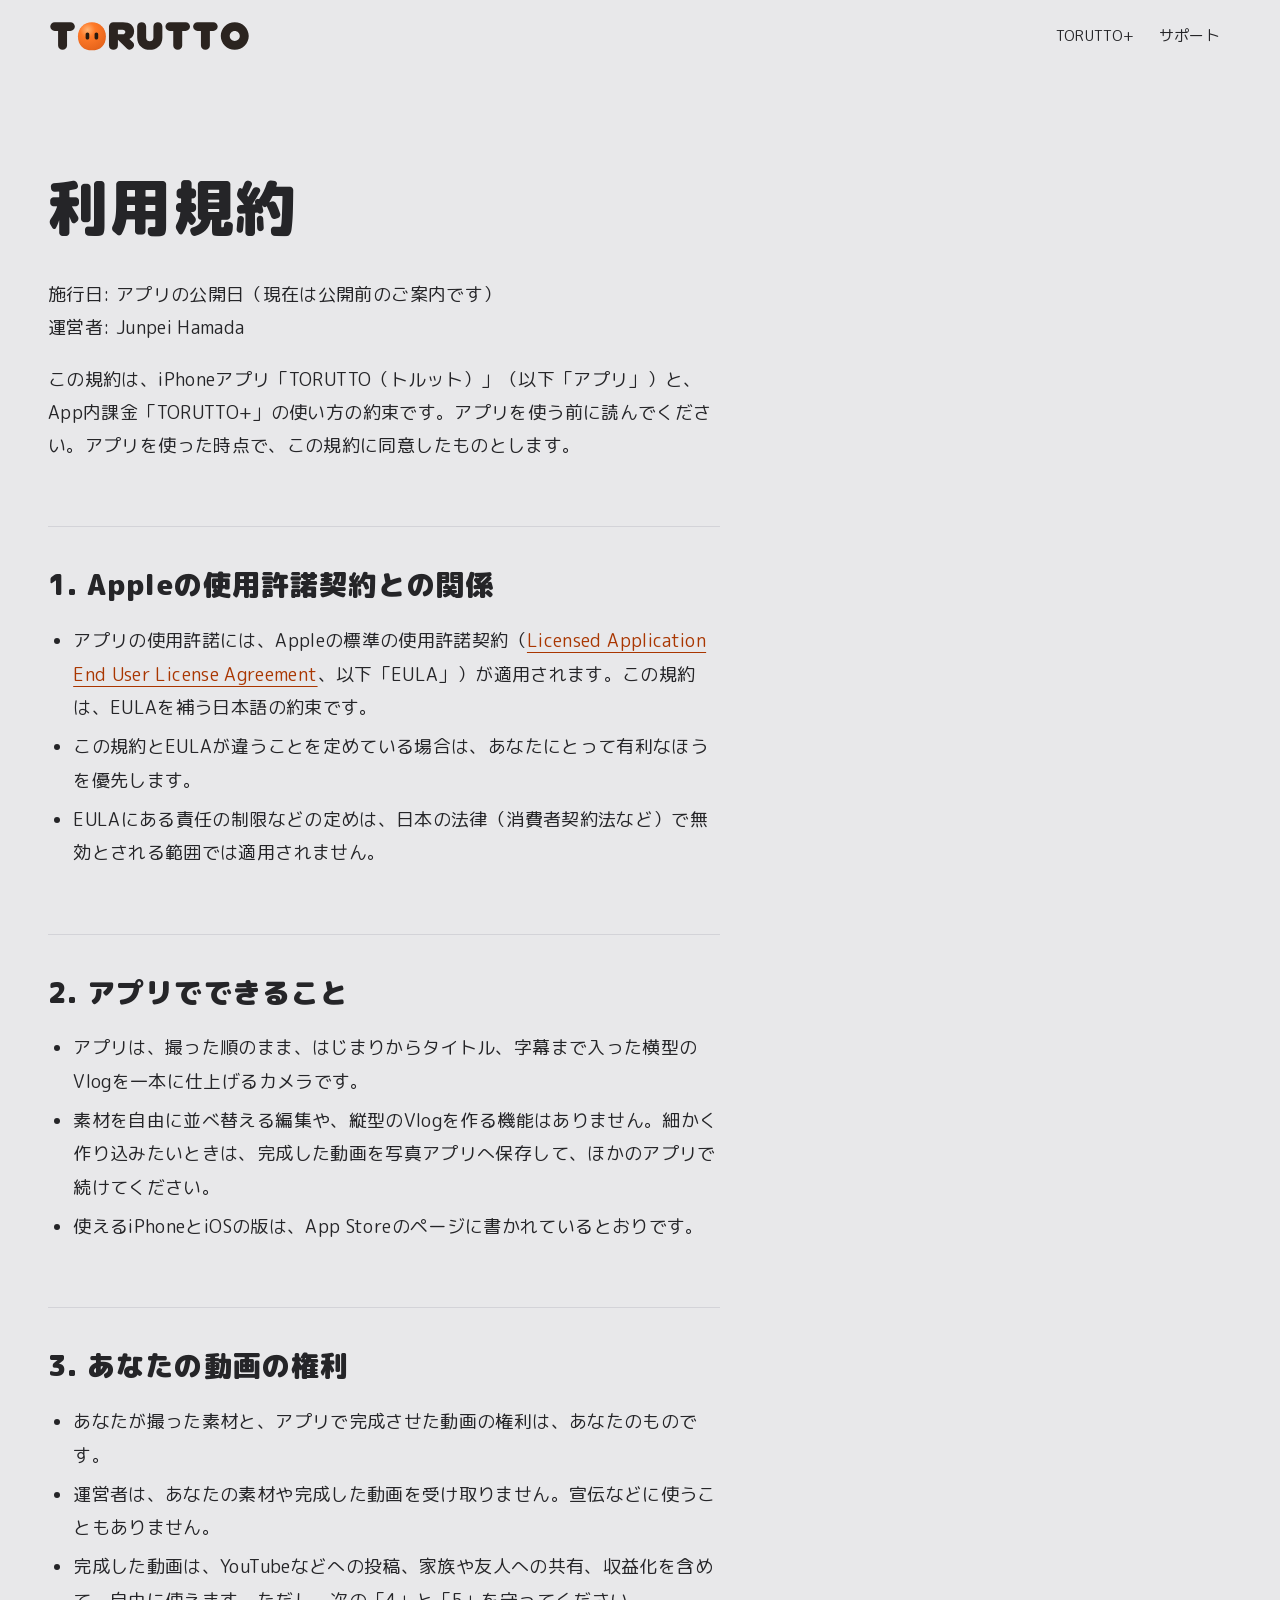
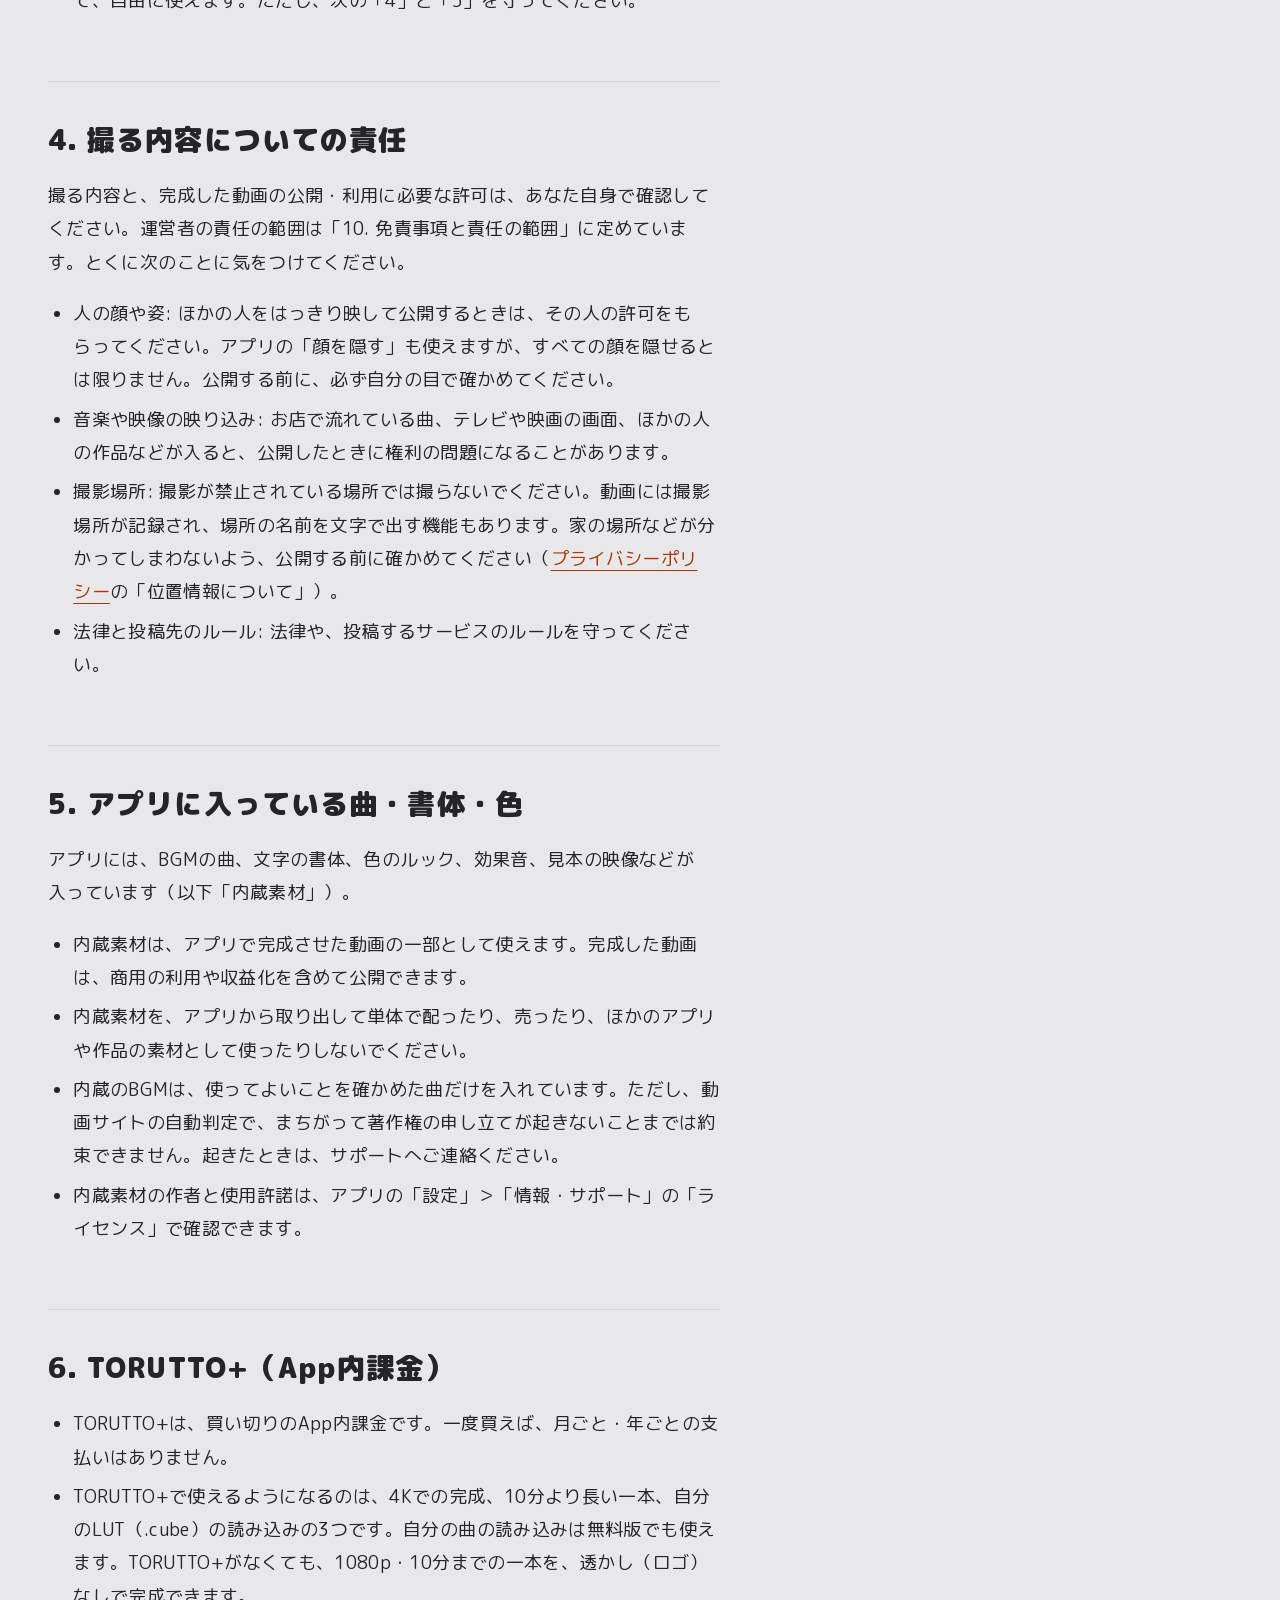
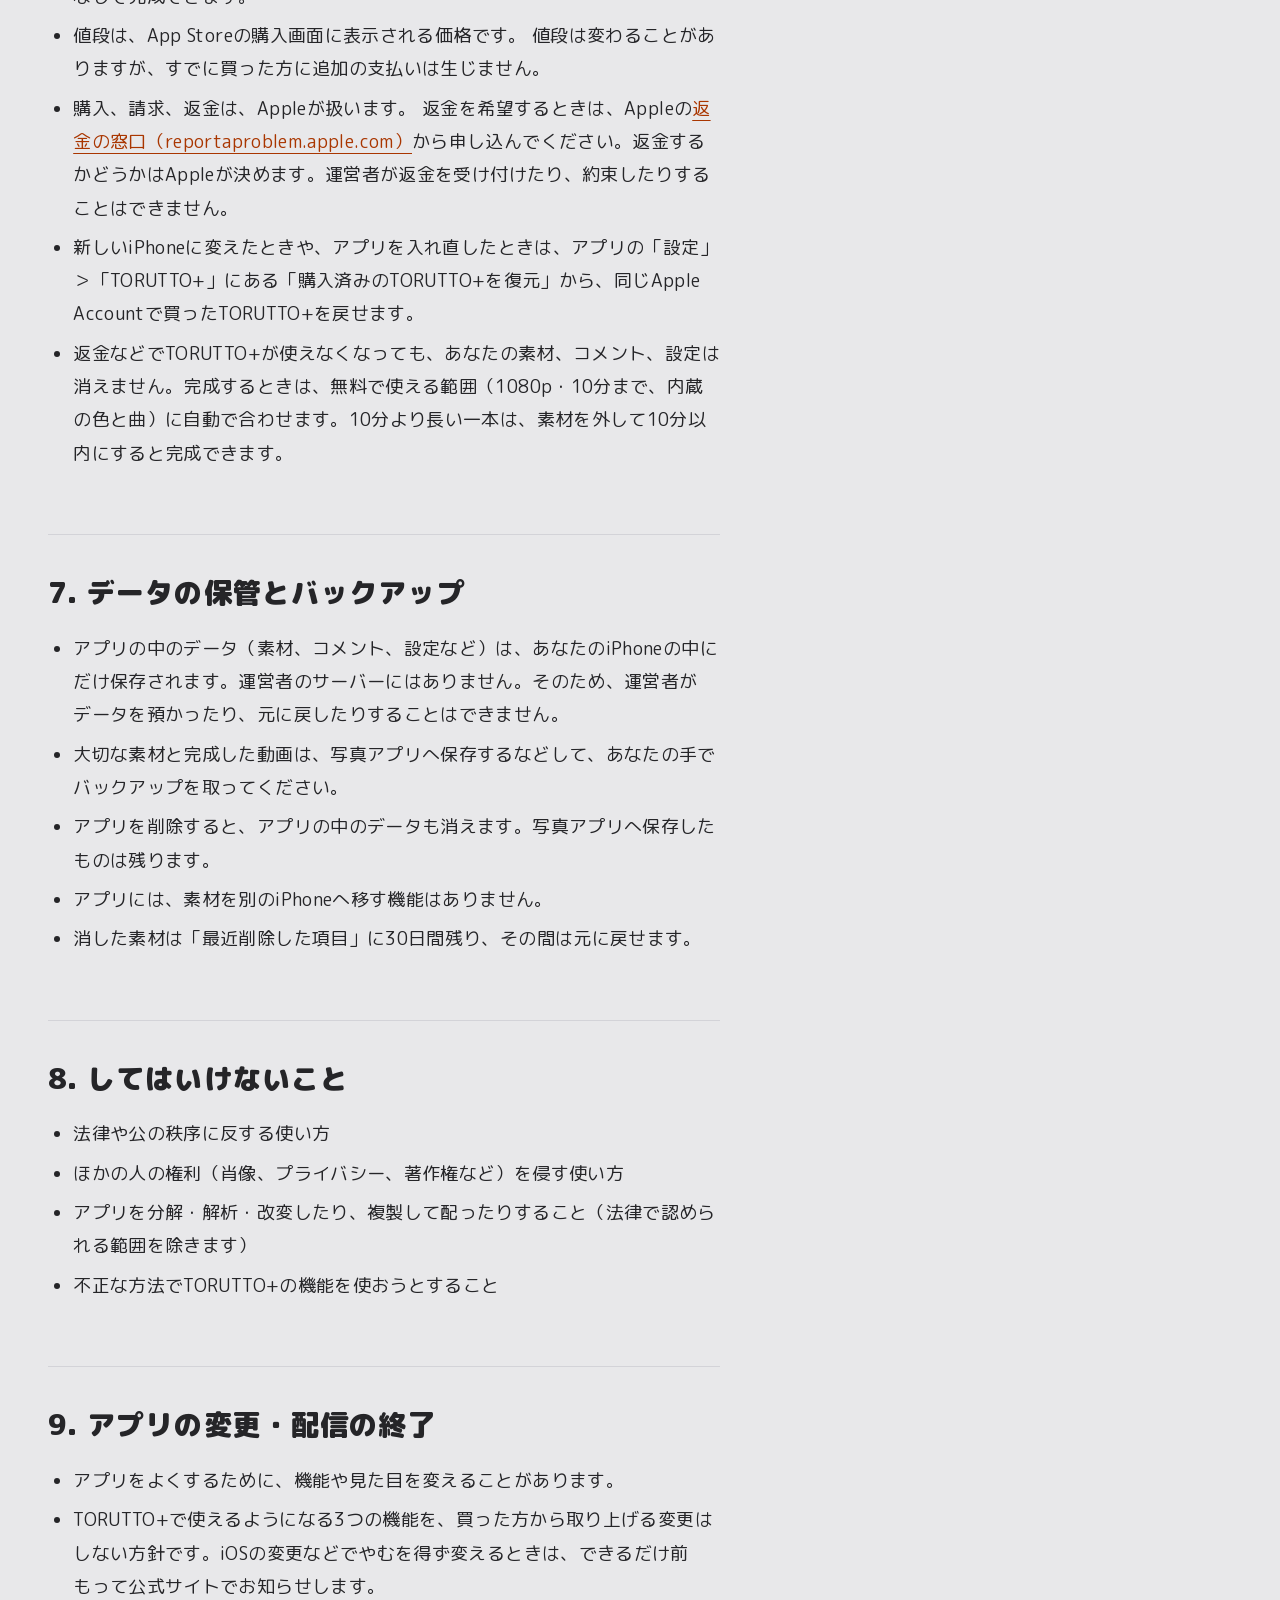
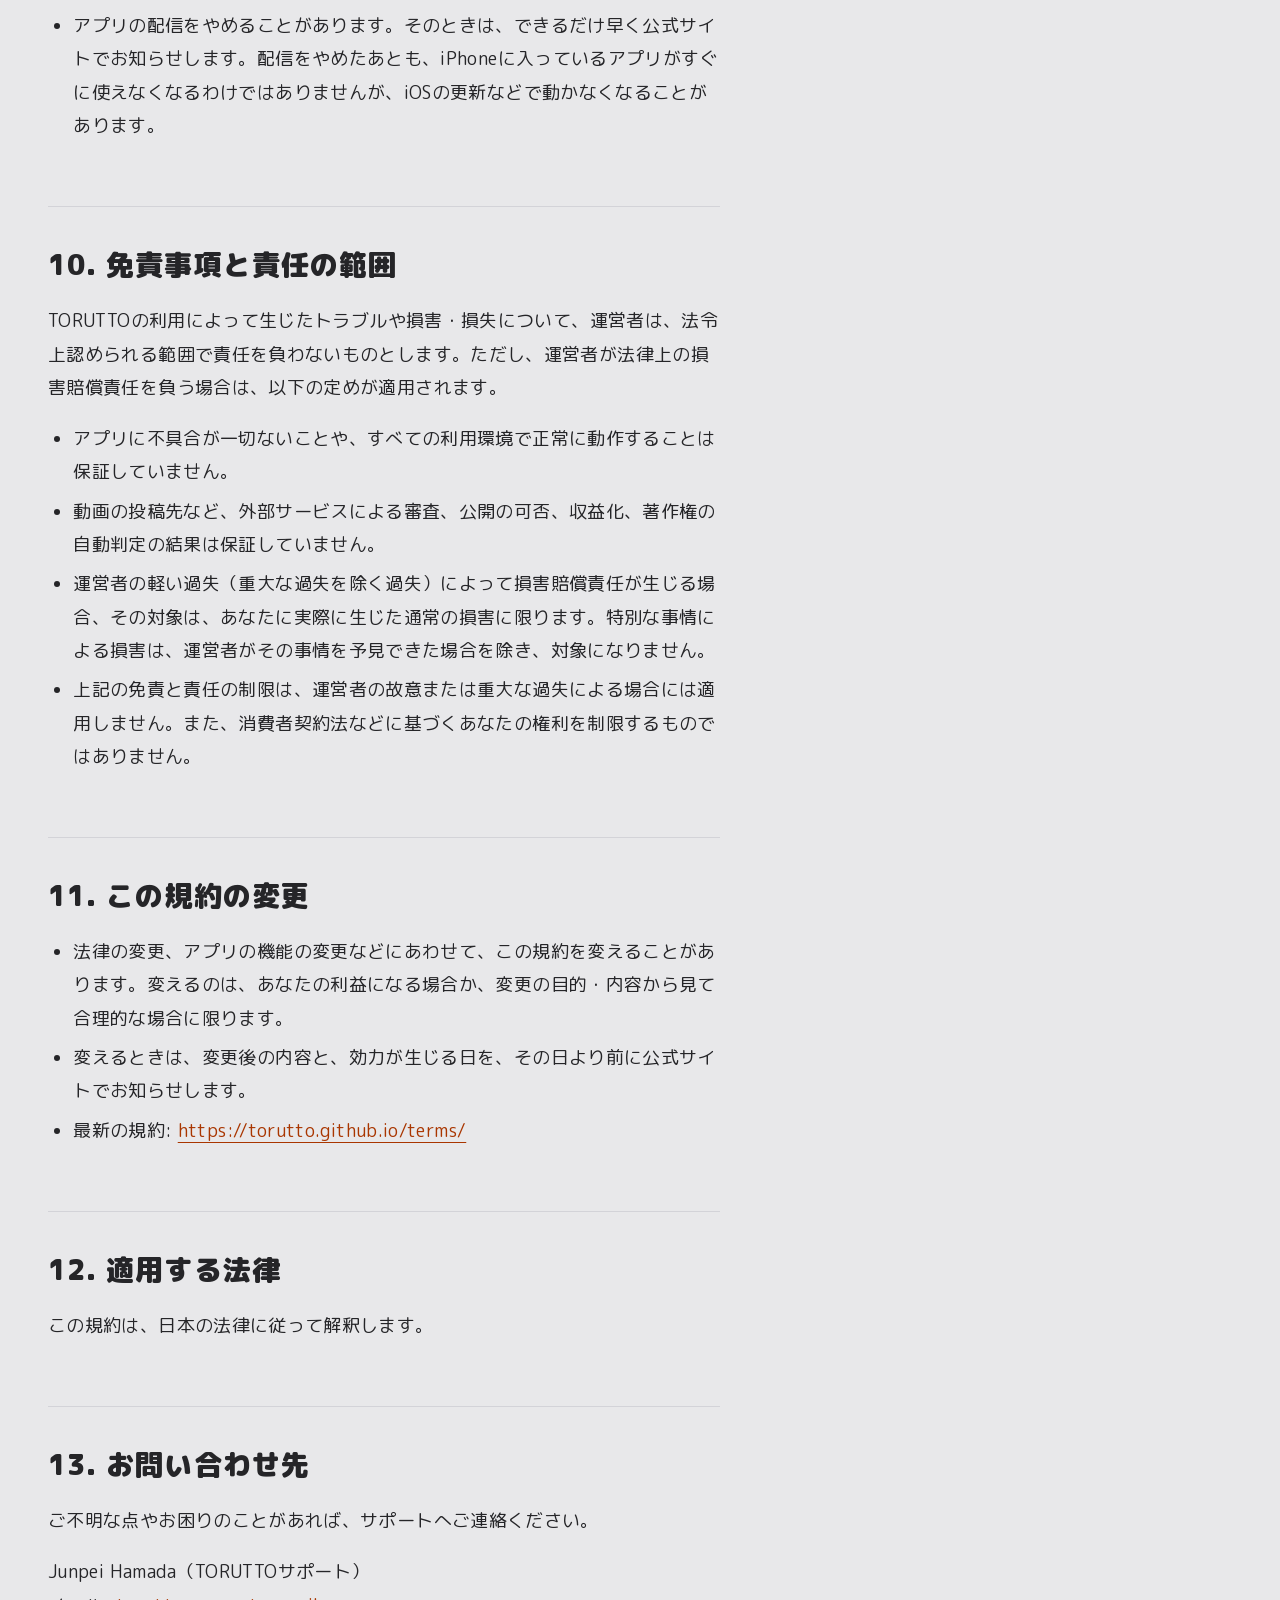
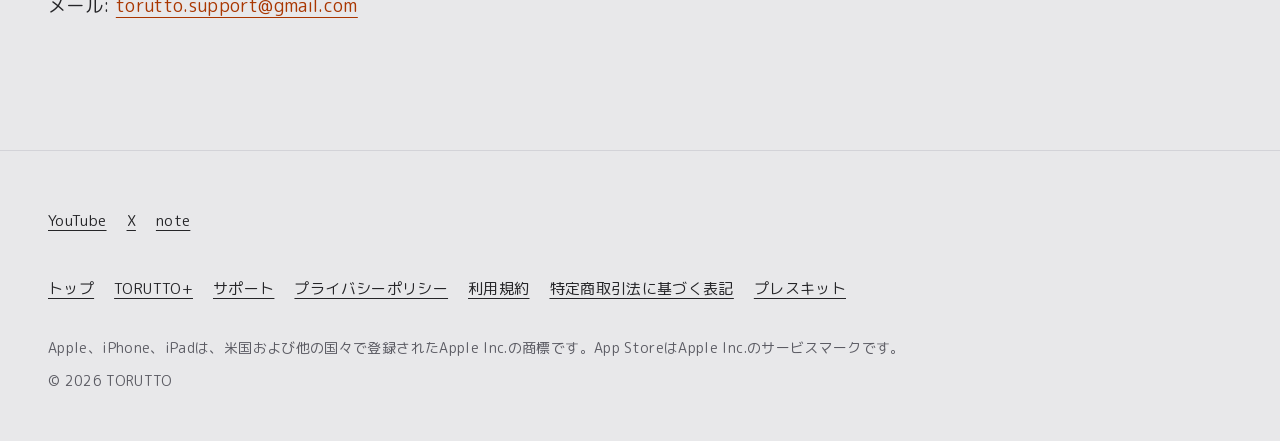
<file: terms/index.html>
<!doctype html>
<html lang="ja">
<head>
<meta charset="utf-8">
<meta name="viewport" content="width=device-width, initial-scale=1">
<title>利用規約｜TORUTTO</title>
<meta name="description" content="トルット（TORUTTO）の利用規約です。">
<link rel="canonical" href="https://torutto.github.io/terms/">
<meta name="color-scheme" content="light">
<meta name="theme-color" content="#E8E8EA">
<meta name="format-detection" content="telephone=no">
<meta name="referrer" content="strict-origin-when-cross-origin">
<meta property="og:type" content="website">
<meta property="og:site_name" content="TORUTTO（トルット）">
<meta property="og:locale" content="ja_JP">
<meta property="og:title" content="利用規約｜TORUTTO">
<meta property="og:description" content="トルット（TORUTTO）の利用規約です。">
<meta property="og:url" content="https://torutto.github.io/terms/">
<meta property="og:image" content="https://torutto.github.io/og/terms.png">
<meta property="og:image:width" content="1200">
<meta property="og:image:height" content="630">
<meta property="og:image:alt" content="利用規約｜TORUTTO">
<meta name="twitter:card" content="summary_large_image">
<link rel="icon" href="../favicon.svg?v=c53edf8c" type="image/svg+xml">
<link rel="icon" href="../favicon-32.png?v=c53edf8c" sizes="32x32" type="image/png">
<link rel="apple-touch-icon" href="../apple-touch-icon.png?v=c53edf8c">
<link rel="preload" href="../fonts/MPLUSRounded1c-Regular.woff2" as="font" type="font/woff2" crossorigin>
<link rel="preload" href="../fonts/MPLUSRounded1c-Black.woff2" as="font" type="font/woff2" crossorigin>
<link rel="stylesheet" href="../assets/site.css?v=1722d60b">
</head>
<body>
<a class="skip-link" href="#main">本文へ移動</a>
<header class="site-header">
  <div class="wrap">
    <a class="brand" href="../"><img class="brand-wordmark" src="../assets/wordmark.svg?v=c53edf8c" width="1452" height="232" alt="TORUTTO"></a>
    <nav class="site-nav" aria-label="おもな案内">
      <ul>
        <li><a href="../plus/">TORUTTO+</a></li>
        <li><a href="../support/">サポート</a></li>
      </ul>
    </nav>
  </div>
</header>
<main id="main">
<article class="wrap narrow prose legal">
  <h1>利用規約</h1>
<p>施行日: アプリの公開日（現在は公開前のご案内です）<br>運営者: Junpei Hamada</p>
<p>この規約は、iPhoneアプリ「TORUTTO（トルット）」（以下「アプリ」）と、App内課金「TORUTTO+」の使い方の約束です。アプリを使う前に読んでください。アプリを使った時点で、この規約に同意したものとします。</p>
<h2 id="s-1">1. Appleの使用許諾契約との関係</h2>
<ul><li>アプリの使用許諾には、Appleの標準の使用許諾契約（<a href="https://www.apple.com/legal/internet-services/itunes/dev/stdeula/">Licensed Application End User License Agreement</a>、以下「EULA」）が適用されます。この規約は、EULAを補う日本語の約束です。</li><li>この規約とEULAが違うことを定めている場合は、あなたにとって有利なほうを優先します。</li><li>EULAにある責任の制限などの定めは、日本の法律（消費者契約法など）で無効とされる範囲では適用されません。</li></ul>
<h2 id="s-2">2. アプリでできること</h2>
<ul><li>アプリは、撮った順のまま、はじまりからタイトル、字幕まで入った横型のVlogを一本に仕上げるカメラです。</li><li>素材を自由に並べ替える編集や、縦型のVlogを作る機能はありません。細かく作り込みたいときは、完成した動画を写真アプリへ保存して、ほかのアプリで続けてください。</li><li>使えるiPhoneとiOSの版は、App Storeのページに書かれているとおりです。</li></ul>
<h2 id="s-3">3. あなたの動画の権利</h2>
<ul><li>あなたが撮った素材と、アプリで完成させた動画の権利は、あなたのものです。</li><li>運営者は、あなたの素材や完成した動画を受け取りません。宣伝などに使うこともありません。</li><li>完成した動画は、YouTubeなどへの投稿、家族や友人への共有、収益化を含めて、自由に使えます。ただし、次の「4」と「5」を守ってください。</li></ul>
<h2 id="s-4">4. 撮る内容についての責任</h2>
<p>撮る内容と、完成した動画の公開・利用に必要な許可は、あなた自身で確認してください。運営者の責任の範囲は「10. 免責事項と責任の範囲」に定めています。とくに次のことに気をつけてください。</p>
<ul><li><strong>人の顔や姿:</strong> ほかの人をはっきり映して公開するときは、その人の許可をもらってください。アプリの「顔を隠す」も使えますが、すべての顔を隠せるとは限りません。公開する前に、必ず自分の目で確かめてください。</li><li><strong>音楽や映像の映り込み:</strong> お店で流れている曲、テレビや映画の画面、ほかの人の作品などが入ると、公開したときに権利の問題になることがあります。</li><li><strong>撮影場所:</strong> 撮影が禁止されている場所では撮らないでください。動画には撮影場所が記録され、場所の名前を文字で出す機能もあります。家の場所などが分かってしまわないよう、公開する前に確かめてください（<a href="../privacy/">プライバシーポリシー</a>の「位置情報について」）。</li><li><strong>法律と投稿先のルール:</strong> 法律や、投稿するサービスのルールを守ってください。</li></ul>
<h2 id="s-5">5. アプリに入っている曲・書体・色</h2>
<p>アプリには、BGMの曲、文字の書体、色のルック、効果音、見本の映像などが入っています（以下「内蔵素材」）。</p>
<ul><li>内蔵素材は、アプリで<strong>完成させた動画の一部として</strong>使えます。完成した動画は、商用の利用や収益化を含めて公開できます。</li><li>内蔵素材を、アプリから取り出して単体で配ったり、売ったり、ほかのアプリや作品の素材として使ったりしないでください。</li><li>内蔵のBGMは、使ってよいことを確かめた曲だけを入れています。ただし、動画サイトの自動判定で、まちがって著作権の申し立てが起きないことまでは約束できません。起きたときは、サポートへご連絡ください。</li><li>内蔵素材の作者と使用許諾は、アプリの「設定」＞「情報・サポート」の「ライセンス」で確認できます。</li></ul>
<h2 id="s-6">6. TORUTTO+（App内課金）</h2>
<ul><li>TORUTTO+は、<strong>買い切り</strong>のApp内課金です。一度買えば、月ごと・年ごとの支払いはありません。</li><li>TORUTTO+で使えるようになるのは、4Kでの完成、10分より長い一本、自分のLUT（.cube）の読み込みの3つです。自分の曲の読み込みは無料版でも使えます。TORUTTO+がなくても、1080p・10分までの一本を、透かし（ロゴ）なしで完成できます。</li><li><strong>値段は、App Storeの購入画面に表示される価格です。</strong> 値段は変わることがありますが、すでに買った方に追加の支払いは生じません。</li><li><strong>購入、請求、返金は、Appleが扱います。</strong> 返金を希望するときは、Appleの<a href="https://reportaproblem.apple.com/">返金の窓口（reportaproblem.apple.com）</a>から申し込んでください。返金するかどうかはAppleが決めます。運営者が返金を受け付けたり、約束したりすることはできません。</li><li>新しいiPhoneに変えたときや、アプリを入れ直したときは、アプリの「設定」＞「TORUTTO+」にある「購入済みのTORUTTO+を復元」から、同じApple Accountで買ったTORUTTO+を戻せます。</li><li>返金などでTORUTTO+が使えなくなっても、あなたの素材、コメント、設定は消えません。完成するときは、無料で使える範囲（1080p・10分まで、内蔵の色と曲）に自動で合わせます。10分より長い一本は、素材を外して10分以内にすると完成できます。</li></ul>
<h2 id="s-7">7. データの保管とバックアップ</h2>
<ul><li>アプリの中のデータ（素材、コメント、設定など）は、あなたのiPhoneの中にだけ保存されます。運営者のサーバーにはありません。そのため、運営者がデータを預かったり、元に戻したりすることはできません。</li><li><strong>大切な素材と完成した動画は、写真アプリへ保存するなどして、あなたの手でバックアップを取ってください。</strong></li><li>アプリを削除すると、アプリの中のデータも消えます。写真アプリへ保存したものは残ります。</li><li>アプリには、素材を別のiPhoneへ移す機能はありません。</li><li>消した素材は「最近削除した項目」に30日間残り、その間は元に戻せます。</li></ul>
<h2 id="s-8">8. してはいけないこと</h2>
<ul><li>法律や公の秩序に反する使い方</li><li>ほかの人の権利（肖像、プライバシー、著作権など）を侵す使い方</li><li>アプリを分解・解析・改変したり、複製して配ったりすること（法律で認められる範囲を除きます）</li><li>不正な方法でTORUTTO+の機能を使おうとすること</li></ul>
<h2 id="s-9">9. アプリの変更・配信の終了</h2>
<ul><li>アプリをよくするために、機能や見た目を変えることがあります。</li><li>TORUTTO+で使えるようになる3つの機能を、買った方から取り上げる変更はしない方針です。iOSの変更などでやむを得ず変えるときは、できるだけ前もって公式サイトでお知らせします。</li><li>アプリの配信をやめることがあります。そのときは、できるだけ早く公式サイトでお知らせします。配信をやめたあとも、iPhoneに入っているアプリがすぐに使えなくなるわけではありませんが、iOSの更新などで動かなくなることがあります。</li></ul>
<h2 id="s-10">10. 免責事項と責任の範囲</h2>
<p>TORUTTOの利用によって生じたトラブルや損害・損失について、運営者は、法令上認められる範囲で責任を負わないものとします。ただし、運営者が法律上の損害賠償責任を負う場合は、以下の定めが適用されます。</p>
<ul><li>アプリに不具合が一切ないことや、すべての利用環境で正常に動作することは保証していません。</li><li>動画の投稿先など、外部サービスによる審査、公開の可否、収益化、著作権の自動判定の結果は保証していません。</li><li>運営者の軽い過失（重大な過失を除く過失）によって損害賠償責任が生じる場合、その対象は、あなたに実際に生じた通常の損害に限ります。特別な事情による損害は、運営者がその事情を予見できた場合を除き、対象になりません。</li><li>上記の免責と責任の制限は、運営者の故意または重大な過失による場合には適用しません。また、消費者契約法などに基づくあなたの権利を制限するものではありません。</li></ul>
<h2 id="s-11">11. この規約の変更</h2>
<ul><li>法律の変更、アプリの機能の変更などにあわせて、この規約を変えることがあります。変えるのは、あなたの利益になる場合か、変更の目的・内容から見て合理的な場合に限ります。</li><li>変えるときは、変更後の内容と、効力が生じる日を、その日より前に公式サイトでお知らせします。</li><li>最新の規約: <a href="../terms/"><a href="https://torutto.github.io/terms/">https://torutto.github.io/terms/</a></a></li></ul>
<h2 id="s-12">12. 適用する法律</h2>
<p>この規約は、日本の法律に従って解釈します。</p>
<h2 id="s-13">13. お問い合わせ先</h2>
<p>ご不明な点やお困りのことがあれば、サポートへご連絡ください。</p>
<p>Junpei Hamada（TORUTTOサポート）<br>メール: <a href="mailto:torutto.support@gmail.com">torutto.support@gmail.com</a></p>
</article>
</main>
<footer class="site-footer">
  <div class="wrap">
    <nav aria-label="TORUTTOの公式アカウント">
      <ul>
        <li><a href="https://www.youtube.com/@torutto_app">YouTube</a></li>
        <li><a href="https://x.com/torutto_app">X</a></li>
        <li><a href="https://note.com/torutto">note</a></li>
      </ul>
    </nav>
    <nav aria-label="サイトの案内">
      <ul>
        <li><a href="../">トップ</a></li>
        <li><a href="../plus/">TORUTTO+</a></li>
        <li><a href="../support/">サポート</a></li>
        <li><a href="../privacy/">プライバシーポリシー</a></li>
        <li><a href="../terms/" aria-current="page">利用規約</a></li>
        <li><a href="../tokushoho/">特定商取引法に基づく表記</a></li>
        <li><a href="../press/">プレスキット</a></li>
      </ul>
    </nav>
    <p>Apple、iPhone、iPadは、米国および他の国々で登録されたApple Inc.の商標です。App StoreはApple Inc.のサービスマークです。</p>
    <p>© 2026 TORUTTO</p>
  </div>
</footer>
</body>
</html>
</file>
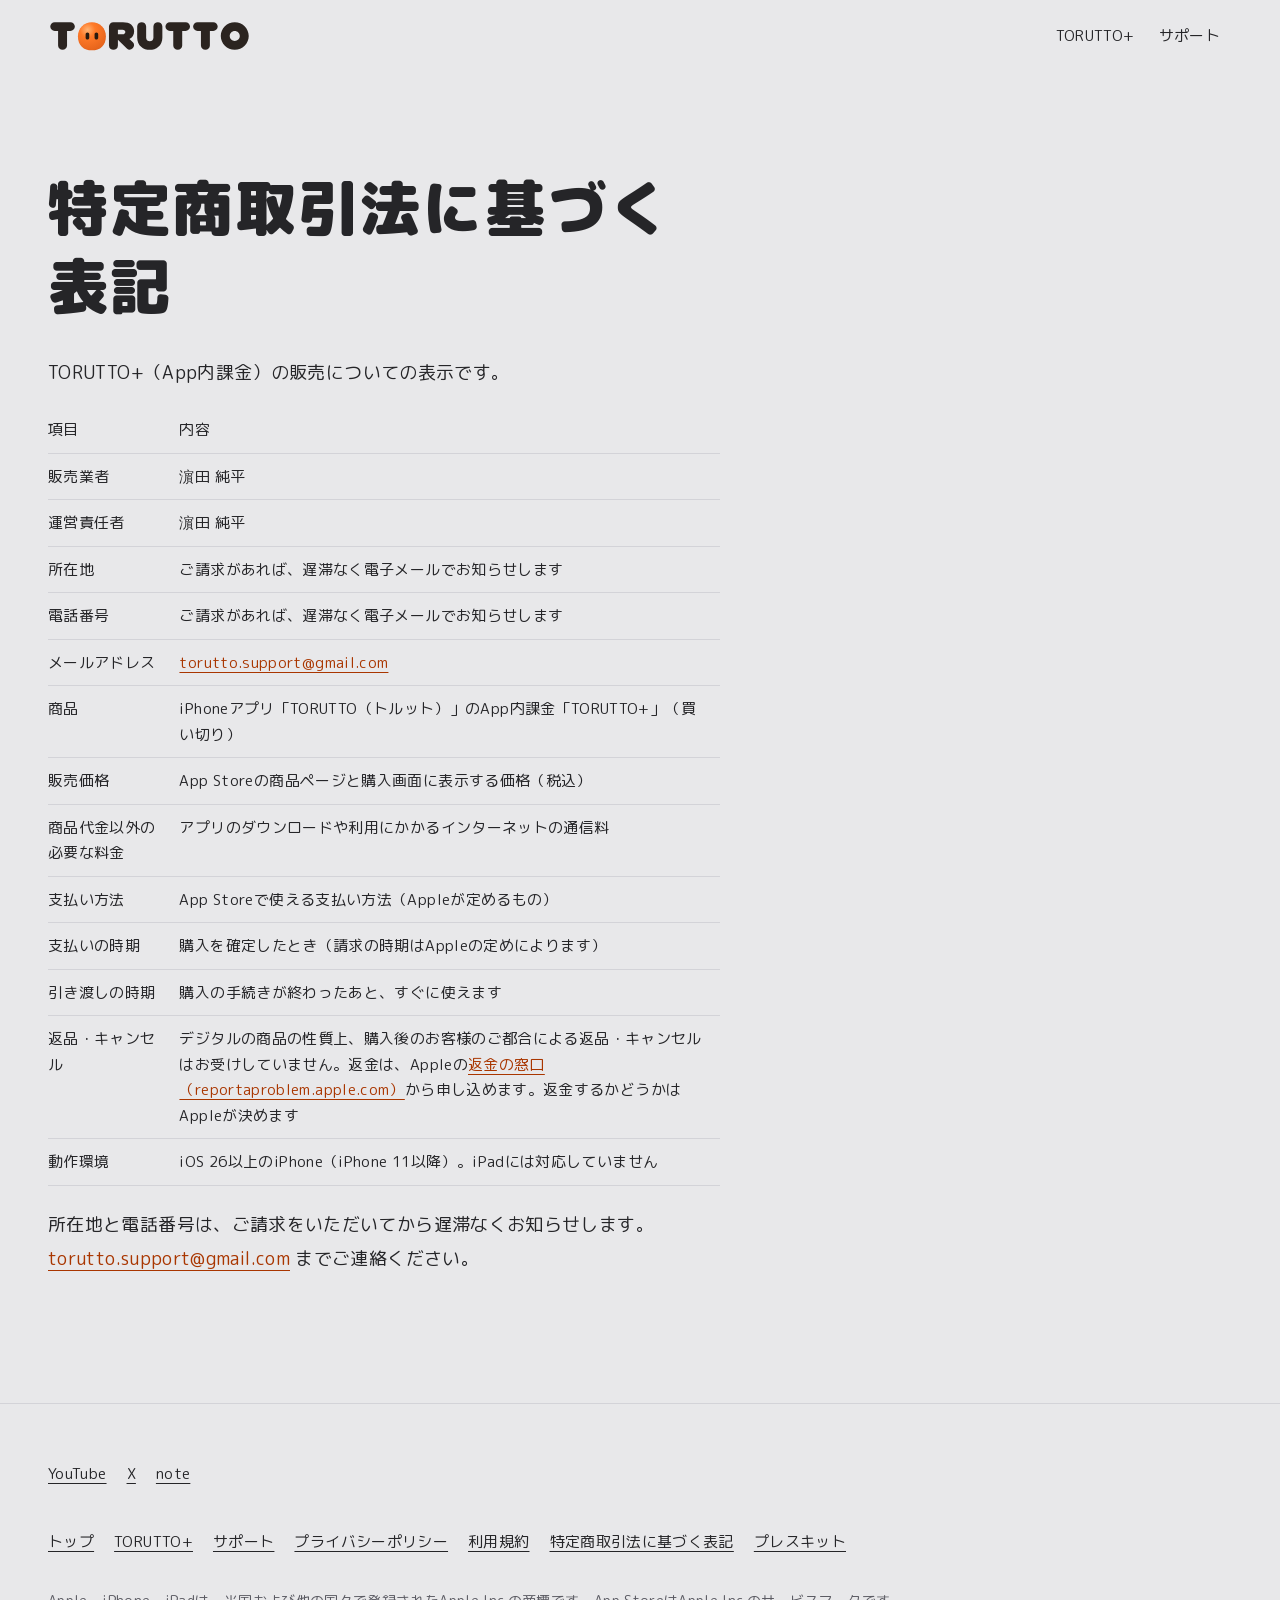
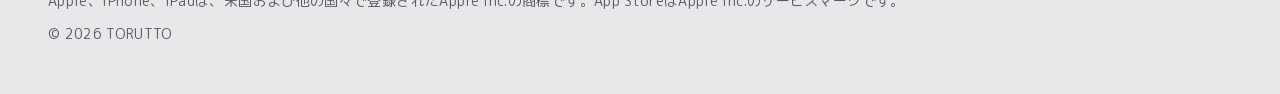
<file: tokushoho/index.html>
<!doctype html>
<html lang="ja">
<head>
<meta charset="utf-8">
<meta name="viewport" content="width=device-width, initial-scale=1">
<title>特定商取引法に基づく表記｜TORUTTO</title>
<meta name="description" content="TORUTTO+（App内課金）の販売についての、特定商取引法に基づく表記です。">
<meta name="robots" content="noindex">
<meta name="color-scheme" content="light">
<meta name="theme-color" content="#E8E8EA">
<meta name="format-detection" content="telephone=no">
<meta name="referrer" content="strict-origin-when-cross-origin">
<meta property="og:type" content="website">
<meta property="og:site_name" content="TORUTTO（トルット）">
<meta property="og:locale" content="ja_JP">
<meta property="og:title" content="特定商取引法に基づく表記｜TORUTTO">
<meta property="og:description" content="TORUTTO+（App内課金）の販売についての、特定商取引法に基づく表記です。">
<meta property="og:url" content="https://torutto.github.io/tokushoho/">
<meta property="og:image" content="https://torutto.github.io/og/tokushoho.png">
<meta property="og:image:width" content="1200">
<meta property="og:image:height" content="630">
<meta property="og:image:alt" content="特定商取引法に基づく表記｜TORUTTO">
<meta name="twitter:card" content="summary_large_image">
<link rel="icon" href="../favicon.svg?v=c53edf8c" type="image/svg+xml">
<link rel="icon" href="../favicon-32.png?v=c53edf8c" sizes="32x32" type="image/png">
<link rel="apple-touch-icon" href="../apple-touch-icon.png?v=c53edf8c">
<link rel="preload" href="../fonts/MPLUSRounded1c-Regular.woff2" as="font" type="font/woff2" crossorigin>
<link rel="preload" href="../fonts/MPLUSRounded1c-Black.woff2" as="font" type="font/woff2" crossorigin>
<link rel="stylesheet" href="../assets/site.css?v=1722d60b">
</head>
<body>
<a class="skip-link" href="#main">本文へ移動</a>
<header class="site-header">
  <div class="wrap">
    <a class="brand" href="../"><img class="brand-wordmark" src="../assets/wordmark.svg?v=c53edf8c" width="1452" height="232" alt="TORUTTO"></a>
    <nav class="site-nav" aria-label="おもな案内">
      <ul>
        <li><a href="../plus/">TORUTTO+</a></li>
        <li><a href="../support/">サポート</a></li>
      </ul>
    </nav>
  </div>
</header>
<main id="main">
<article class="wrap narrow prose legal">
  <h1>特定商取引法に基づく表記</h1>
<p>TORUTTO+（App内課金）の販売についての表示です。</p>
<div class="table-scroll"><table><thead><tr><th scope="col">項目</th><th scope="col">内容</th></tr></thead><tbody><tr><td>販売業者</td><td>濵田 純平</td></tr><tr><td>運営責任者</td><td>濵田 純平</td></tr><tr><td>所在地</td><td>ご請求があれば、遅滞なく電子メールでお知らせします</td></tr><tr><td>電話番号</td><td>ご請求があれば、遅滞なく電子メールでお知らせします</td></tr><tr><td>メールアドレス</td><td><a href="mailto:torutto.support@gmail.com">torutto.support@gmail.com</a></td></tr><tr><td>商品</td><td>iPhoneアプリ「TORUTTO（トルット）」のApp内課金「TORUTTO+」（買い切り）</td></tr><tr><td>販売価格</td><td>App Storeの商品ページと購入画面に表示する価格（税込）</td></tr><tr><td>商品代金以外の必要な料金</td><td>アプリのダウンロードや利用にかかるインターネットの通信料</td></tr><tr><td>支払い方法</td><td>App Storeで使える支払い方法（Appleが定めるもの）</td></tr><tr><td>支払いの時期</td><td>購入を確定したとき（請求の時期はAppleの定めによります）</td></tr><tr><td>引き渡しの時期</td><td>購入の手続きが終わったあと、すぐに使えます</td></tr><tr><td>返品・キャンセル</td><td>デジタルの商品の性質上、購入後のお客様のご都合による返品・キャンセルはお受けしていません。返金は、Appleの<a href="https://reportaproblem.apple.com/">返金の窓口（reportaproblem.apple.com）</a>から申し込めます。返金するかどうかはAppleが決めます</td></tr><tr><td>動作環境</td><td>iOS 26以上のiPhone（iPhone 11以降）。iPadには対応していません</td></tr></tbody></table></div>
<p>所在地と電話番号は、ご請求をいただいてから遅滞なくお知らせします。<a href="mailto:torutto.support@gmail.com">torutto.support@gmail.com</a> までご連絡ください。</p>
</article>
</main>
<footer class="site-footer">
  <div class="wrap">
    <nav aria-label="TORUTTOの公式アカウント">
      <ul>
        <li><a href="https://www.youtube.com/@torutto_app">YouTube</a></li>
        <li><a href="https://x.com/torutto_app">X</a></li>
        <li><a href="https://note.com/torutto">note</a></li>
      </ul>
    </nav>
    <nav aria-label="サイトの案内">
      <ul>
        <li><a href="../">トップ</a></li>
        <li><a href="../plus/">TORUTTO+</a></li>
        <li><a href="../support/">サポート</a></li>
        <li><a href="../privacy/">プライバシーポリシー</a></li>
        <li><a href="../terms/">利用規約</a></li>
        <li><a href="../tokushoho/" aria-current="page">特定商取引法に基づく表記</a></li>
        <li><a href="../press/">プレスキット</a></li>
      </ul>
    </nav>
    <p>Apple、iPhone、iPadは、米国および他の国々で登録されたApple Inc.の商標です。App StoreはApple Inc.のサービスマークです。</p>
    <p>© 2026 TORUTTO</p>
  </div>
</footer>
</body>
</html>
</file>
<file: assets/site.css>
/* TORUTTO 公式サイト — アプリと共通のニュートラルグレーと丸ゴシック。
   明暗の地・面・文字を分け、オレンジを選択・リンク、グリーンを成功に使う。
   帯はグレーの濃淡で撮影順を表し、最後の1区画だけオレンジ。
   表示はいつもライトグレー（2026-10-24 じゅん。端末の明暗に合わせない）。 */

@font-face {
  font-family: "TORUTTO Rounded Display";
  src: url("../fonts/MPLUSRounded1c-Black.woff2") format("woff2");
  font-style: normal;
  font-display: swap;
}
@font-face {
  font-family: "TORUTTO Rounded";
  src: url("../fonts/MPLUSRounded1c-Regular.woff2") format("woff2");
  font-style: normal;
  font-display: swap;
}

:root {
  color-scheme: light;
  --paper: #E8E8EA;
  --surface: #FAFAFC;
  --ink: #252528;
  --ink2: #5B5B63;
  --rule: #D3D3D8;
  --amber: #FF7A28;
  --amber-text: #A93600;
  --success: #006B46;
  --action-surface: #303034;
  --action-foreground: #FAFAFC;
  --card-border: #DCDCE0;
  --card-shadow: 0 4px 12px rgba(0,0,0,.05);
  --strip-1: #8E8E95;
  --strip-2: #96969D;
  --strip-3: #9E9EA5;
  --strip-4: #929299;
  --strip-ink: #121214;
  --ink-on-amber: #121214;
  --ease-out: cubic-bezier(0.16, 1, 0.3, 1);
  --snap: cubic-bezier(0.2, 0.9, 0.1, 1);
  --media-edge: rgba(37, 37, 40, 0.08);
  --r: 14px;
  --r-card: 20px;
  --r-large: 28px;
  --font-body: "TORUTTO Rounded", "Hiragino Maru Gothic ProN", sans-serif;
  --font-display: "TORUTTO Rounded Display", "Hiragino Maru Gothic ProN", sans-serif;
  --gutter: 16px;
  --wrap: 1200px;
  --narrow: 42rem;
  --section: clamp(56px, 10vw, 140px);
  font-synthesis: none;
}
@media (min-width: 720px) {
  :root { --gutter: 48px; }
}

*, *::before, *::after { box-sizing: border-box; }

html {
  -webkit-text-size-adjust: 100%;
  text-size-adjust: 100%;
  background: var(--paper);
}

body {
  margin: 0;
  background: var(--paper);
  color: var(--ink);
  font-family: var(--font-body);
  font-size: 1.0625rem; /* 17px */
  line-height: 1.85;
  letter-spacing: 0.02em;
  line-break: strict;
  overflow-wrap: anywhere;
  -webkit-font-smoothing: antialiased;
}
@media (min-width: 960px) {
  body { font-size: 1.125rem; } /* 18px */
}

img, video { display: block; max-width: 100%; height: auto; }

h1, h2, h3, h4, .mincho {
  font-weight: normal;
  font-family: var(--font-display);
  letter-spacing: 0.04em;
}
h1, h2, h3, h4 {
  margin: 0;
  line-height: 1.4;
  word-break: keep-all;
  overflow-wrap: anywhere;
  text-wrap: balance;
}
h1 { font-size: clamp(2.125rem, 1.4rem + 3vw, 3.75rem); line-height: 1.3; }
h2 { font-size: clamp(1.75rem, 1.1rem + 2.4vw, 3rem); line-height: 1.32; }
h3 { font-size: 1.1875rem; }

b, strong, th { font-weight: inherit; }

p { margin: 0 0 1em; }
p:last-child { margin-bottom: 0; }

a {
  color: var(--amber-text);
  text-decoration-line: underline;
  text-decoration-thickness: 1px;
  text-underline-offset: 0.28em;
  text-decoration-color: currentColor;
}
a:hover { text-decoration-thickness: 2px; text-decoration-color: currentColor; }

:focus-visible {
  outline: 2px solid currentColor;
  outline-offset: 3px;
  border-radius: 2px;
}

.visually-hidden {
  position: absolute !important;
  width: 1px; height: 1px;
  margin: -1px; padding: 0; border: 0;
  overflow: hidden;
  clip: rect(0 0 0 0);
  white-space: nowrap;
}

.skip-link {
  position: absolute;
  left: var(--gutter);
  top: -100px;
  z-index: 10;
  padding: 8px 14px;
  border-radius: var(--r);
  background: var(--action-surface);
  color: var(--action-foreground);
  text-decoration: none;
}
.skip-link:focus { top: 12px; }

.nowrap { white-space: nowrap; }

/* ── レイアウト ── */

.wrap {
  width: min(var(--wrap), 100% - var(--gutter) * 2);
  margin-inline: auto;
}
/* 文章の多い段: 左端はほかの段とそろえ、行の長さだけを抑える */
.wrap.narrow > * { max-width: var(--narrow); }
.narrow-left { max-width: var(--narrow); margin-bottom: 40px; }

.section {
  padding-block: var(--section);
  border-top: 1px solid var(--rule);
}

/* ── ヘッダーとフッター ── */

.site-header { padding-block: 14px; }
.site-header .wrap {
  display: flex;
  align-items: center;
  justify-content: space-between;
  gap: 8px;
}
.brand {
  display: inline-flex;
  align-items: center;
  gap: 10px;
  min-height: 44px;
  text-decoration: none;
}
.download-grid.icon-download { grid-template-columns: 1fr; max-width: 240px; margin-bottom: 32px; }
.brand-wordmark { display: block; width: 174.24px; height: auto; }
.wordmark-heading img { display: block; width: min(100%, 392.64px); height: auto; }
.plan-brand { display: flex; flex-wrap: wrap; align-items: center; gap: 16px; }
.plan-brand img { display: block; width: 196.32px; height: auto; }
.site-nav { display: flex; align-items: center; gap: 8px; }
.site-nav ul {
  display: flex;
  margin: 0;
  padding: 0;
  list-style: none;
}
.site-nav a {
  display: inline-flex;
  align-items: center;
  min-height: 44px;
  padding-inline: 8px;
  font-size: 0.875rem;
  color: var(--ink);
  text-decoration: none;
}
.site-nav a:hover,
.site-nav a[aria-current="page"] {
  text-decoration: underline;
  text-decoration-thickness: 1px;
  text-underline-offset: 0.4em;
  text-decoration-color: currentColor;
}
/* 言語の切り替え（英語ページができたときだけ出る） */
.lang-switch {
  display: flex;
  margin: 0;
  padding: 0 0 0 8px;
  list-style: none;
  border-left: 1px solid var(--rule);
}
/* 名前とメニューは途中で折り返さない（375px幅で「TORUTT／O」と割れていた） */
.brand-name,
.site-nav a { white-space: nowrap; }
@media (min-width: 720px) {
  .brand-wordmark { width: 203.28px; }
  .site-nav a { padding-inline: 12px; font-size: 0.9375rem; }
}
@media (max-width: 380px) {
  .brand { gap: 8px; }
  .site-nav a { padding-inline: 6px; }
}

.site-footer {
  border-top: 1px solid var(--rule);
  padding-block: 48px 40px;
  color: var(--ink2);
  font-size: 0.9375rem;
  line-height: 1.8;
}
.site-footer ul {
  display: flex;
  flex-wrap: wrap;
  gap: 4px 20px;
  margin: 0 0 24px;
  padding: 0;
  list-style: none;
}
.site-footer ul a {
  display: inline-flex;
  min-height: 44px;
  align-items: center;
  color: var(--ink);
}
.site-footer p { margin: 0 0 8px; font-size: 0.875rem; }

/* ── 共通の部品 ── */

.lead {
  max-width: 34em;
  margin-top: 24px;
  font-size: 1.125rem;
  line-height: 1.9;
  word-break: keep-all;
}
@media (min-width: 960px) {
  .lead { font-size: 1.25rem; }
}

.fine { color: var(--ink2); font-size: 0.9375rem; }

.button {
  display: inline-flex;
  align-items: center;
  justify-content: center;
  min-height: 52px;
  padding: 12px 28px;
  border-radius: var(--r);
  background: var(--action-surface);
  color: var(--action-foreground);
  line-height: 1.5;
  text-decoration: none;
}
.button:hover { text-decoration: underline; text-decoration-color: currentColor; }

.media {
  position: relative;
  margin: 0;
  overflow: hidden;
  border-radius: var(--r);
  background: var(--rule);
  aspect-ratio: 16 / 9;
}
.media img, .media video {
  width: 100%;
  height: 100%;
  object-fit: cover;
}
.media::after {
  content: "";
  position: absolute;
  inset: 0;
  border-radius: inherit;
  box-shadow: inset 0 0 0 1px var(--media-edge);
  pointer-events: none;
}
.media.screen { aspect-ratio: auto; }

figcaption {
  margin-top: 14px;
  color: var(--ink2);
  font-size: 0.9375rem;
  line-height: 1.7;
}

.video-toggle {
  min-width: 44px;
  min-height: 44px;
  padding: 8px 14px;
  border: 0;
  border-radius: var(--r);
  font: inherit;
  font-size: 0.875rem;
  line-height: 1.4;
  cursor: pointer;
}

/* 帯: グレーの濃淡で撮影順を表し、最後の1区画だけオレンジ。 */
.obi { display: flex; gap: 5px; }
.obi i { display: block; border-radius: 3px; }
.strip-1 { background: var(--strip-1); }
.strip-2 { background: var(--strip-2); }
.strip-3 { background: var(--strip-3); }
.strip-4 { background: var(--strip-4); }
.amber { background: var(--amber); }

.availability {
  display: flex;
  flex-wrap: wrap;
  align-items: center;
  gap: 8px 16px;
  margin: 0;
  color: var(--ink2);
  font-size: 0.9375rem;
}
.availability .status { color: var(--success); }
.store-cta { display: grid; gap: 16px; justify-items: start; }
.store-promise { margin: -8px 0 0; color: var(--ink); font-size: 0.9375rem; }

/* ── トップ: 冒頭（15秒のリールが主役） ──
   ヘッダーの下に16:9のリール、その下に丸ゴシックの見出し。リールは紙の地で作られているので、上に文字を重ねない。
   リールの幅は画面の高さにも合わせ、横長の画面でも最初の画面にリール全体と操作が収まるようにする。 */

.opening { padding-block: 4px clamp(64px, 9vw, 120px); }
.opening-stage {
  width: min(100%, max(560px, calc((100vh - 200px) * 16 / 9)));
  width: min(100%, max(560px, calc((100svh - 200px) * 16 / 9)));
  margin-inline: auto;
}
.reel .media { aspect-ratio: 16 / 9; }
/* 幅の狭い画面で縦長（4:5）の版に差し替えたとき（build.mjs の reelVideo） */
.reel .media.portrait { aspect-ratio: 4 / 5; }
.reel .video-controls { margin-top: 8px; }
.opening-text { margin-top: clamp(28px, 4vw, 56px); }
.opening h1 {
  max-width: 11em;
  font-size: clamp(2.125rem, 1.2rem + 3.6vw, 4.25rem);
  line-height: 1.3;
}
.opening .obi { width: 168px; height: 6px; margin: 22px 0 0; }
.opening-body { margin-top: 22px; }
.opening .lead { max-width: 30em; margin: 0; }
.opening .store-cta { margin-top: 24px; }
@media (min-width: 960px) {
  .opening-text {
    display: grid;
    grid-template-columns: 7fr 5fr;
    gap: 48px;
    align-items: end;
  }
  .opening .obi { width: 220px; height: 8px; gap: 6px; margin-top: 28px; }
  .opening-body { margin-top: 0; }
}

/* ── トップ: 困りごと ── */

.concern-list {
  max-width: 36em;
  margin: clamp(24px, 4vw, 40px) 0 0;
  padding: 0;
  list-style: none;
  border-top: 1px solid var(--rule);
}
.concern-list li {
  padding: clamp(12px, 2vw, 20px) 0;
  border-bottom: 1px solid var(--rule);
}
.concern-answer {
  max-width: 36em;
  margin-top: clamp(24px, 4vw, 40px);
}

/* ── トップ: 撮る・ととのう・完成（ここだけ色の帯と大きな数字） ── */

.flow h2 { font-size: clamp(1.875rem, 1.125rem + 2.6vw, 3.75rem); line-height: 1.3; }
.blocks {
  display: flex;
  gap: clamp(5px, 0.8vw, 10px);
  height: clamp(112px, 15vw, 220px);
  margin-top: clamp(28px, 4vw, 56px);
}
.blocks div {
  display: flex;
  align-items: flex-end;
  min-width: 0;
  padding: clamp(8px, 1.2vw, 18px) clamp(5px, 1.4vw, 22px);
  border-radius: var(--r);
  color: var(--strip-ink);
}
.blocks .amber { color: var(--ink-on-amber); }
.blocks b {
  font-family: var(--font-display);
  font-size: clamp(2.25rem, 7.6vw, 8rem);
  line-height: 0.86;
  letter-spacing: -0.02em;
}
.blocks small {
  margin-left: 0.2em;
  font-size: clamp(0.75rem, 1.5vw, 1.375rem);
  line-height: 1;
}
.b3 { flex: 3; }
.b5 { flex: 4; }
.b10 { flex: 7; }
/* 話すところ（A・話す）は止めるまで撮れるので、一番長い区画。数字は分:秒、「話す」は上に置く */
.btalk { flex: 11; }
.blocks .btalk {
  flex-direction: column;
  align-items: flex-start;
  justify-content: space-between;
}
.btalk small { margin-left: 0; }
/* 狭い画面では3秒の区画が細くなるので、「秒」を数字の下へ置いてはみ出さないようにする */
@media (max-width: 400px) {
  .blocks div:not(.btalk) {
    flex-direction: column;
    align-items: flex-start;
    justify-content: flex-end;
  }
  .blocks div:not(.btalk) small { margin: 6px 0 0; }
  .btalk b { margin-bottom: calc(0.75rem + 6px); } /* ほかの区画の数字と下をそろえる */
}
.section-lead { max-width: 34em; margin: 24px 0 0; }

/* アプリの画面写真（縦）を4枚（撮影→一覧→完成中→完成）並べる。狭い画面は2列×2段 */
.screens {
  display: grid;
  grid-template-columns: repeat(2, 1fr);
  gap: clamp(10px, 2.4vw, 32px);
  max-width: 1000px;
  margin: clamp(40px, 5vw, 64px) 0 0;
  padding: 0;
  list-style: none;
}
.media.screen { border-radius: var(--r); }
.screens .media.screen { aspect-ratio: 9 / 19.5; }
.screens .slot-file { display: none; }
@media (min-width: 720px) { .screens { grid-template-columns: repeat(4, 1fr); } }

/* 完成した一本・Logのビフォーアフター */
.finished .slot-figure { margin-top: clamp(32px, 4vw, 48px); }
.compare {
  display: grid;
  grid-template-columns: 1fr 1fr;
  gap: 12px;
  margin-top: clamp(32px, 4vw, 48px);
}
.compare figcaption { margin-top: 8px; font-size: 0.875rem; }
/* 狭い画面では2つの枠の中の文が長さで割れないよう、比率ではなく中身で高さを決め、左右をそろえる */
@media (max-width: 719px) {
  .compare .motion { grid-template-rows: 1fr auto; }
  .compare .slot { aspect-ratio: auto; height: 100%; min-height: 96px; }
  /* 映像が入ると一時停止のボタンが付く。2列では横に並ぶ幅が無いので、見出しの下へ回す */
  .compare .motion:has(.video-controls) { grid-template-rows: auto auto auto; }
  .compare .motion figcaption { grid-column: 1 / -1; }
  .compare .motion .video-controls { grid-column: 1 / -1; grid-row: 3; }
}
@media (min-width: 720px) { .compare { gap: 32px; } }

/* ── 仮の枠（build.mjs の SLOTS。素材を src/slots/ に置くと本物に替わる） ──
   紙と墨のまま、破線と左上の小さな「仮」だけで仮だと分かるようにする */
.slot {
  position: relative;
  display: flex;
  flex-direction: column;
  justify-content: center;
  align-items: center;
  gap: 6px;
  padding: 32px clamp(10px, 3vw, 32px) 20px;
  border: 1.5px dashed var(--rule);
  background: var(--surface);
  border-radius: var(--r);
  color: var(--ink2);
  text-align: center;
}
.slot-video { aspect-ratio: 16 / 9; }
.slot-screen { aspect-ratio: 9 / 19.5; border-radius: var(--r); }
.slot-tag {
  position: absolute;
  left: 8px;
  top: 6px;
  font-family: var(--font-display);
  font-size: 0.8125rem;
  letter-spacing: 0.1em;
}
.slot p { margin: 0; max-width: 26em; }
.slot-title { color: var(--ink); font-size: 0.9375rem; line-height: 1.6; word-break: keep-all; overflow-wrap: anywhere; text-wrap: balance; }
@media (min-width: 960px) { .finished .slot-title { font-size: 1.125rem; } .finished .slot-ask { font-size: 0.9375rem; } }
.slot-ask { font-size: 0.8125rem; line-height: 1.6; }
.slot-file { font-family: ui-monospace, "SF Mono", Menlo, monospace; font-size: 0.6875rem; letter-spacing: 0; opacity: 0.8; }
@media (max-width: 719px) {
  .slot { padding-inline: 8px; }
  .slot-screen .slot-title, .compare .slot-title { font-size: 0.75rem; }
  .slot-screen .slot-ask, .compare .slot-ask { font-size: 0.6875rem; line-height: 1.5; }
  .slot-screen .slot-file, .compare .slot-file { display: none; }
}

/* ── トップ: 柱 ── */

.pillar-grid {
  display: grid;
  gap: 40px;
}
.pillar-text h2 { margin-bottom: 24px; }
.pillar-body p { max-width: 30em; }
.pillar-media { margin: 0; }

.pillar .pillar-media { width: min(160px, 44%); }
@media (min-width: 960px) {
  .pillar-grid {
    grid-template-columns: 7fr 5fr;
    gap: 64px;
    align-items: center;
  }
  .pillar .pillar-media { width: 280px; justify-self: center; }
}

/* 宣伝用モーション（柱1）。地は動画と同じ紙の色（読み込む前に色が跳ねない）。
   一時停止ボタンは映像に重ねず、下の説明の横に置く（映像の中の帯と文字を隠さない） */
.motion {
  display: grid;
  grid-template-columns: 1fr auto;
  column-gap: 16px;
  align-items: start;
  margin: 0;
}
.motion .media, .motion .slot { grid-column: 1 / -1; }
.motion .media { background: var(--paper); }
.motion figcaption { grid-column: 1; grid-row: 2; }
.motion .video-controls {
  grid-column: 2;
  grid-row: 2;
  display: flex;
  gap: 8px;
  margin-top: 6px;
}
.motion .video-toggle {
  border: 1px solid var(--rule);
  background: transparent;
  color: var(--ink);
}

/* ── トップ: 流れ（墨の罫で組む） ── */

.flow-rows { margin: clamp(40px, 5vw, 64px) 0 0; }
.flow-row {
  display: grid;
  gap: 4px 48px;
  padding: clamp(14px, 2vw, 24px) 0 clamp(16px, 2.4vw, 28px);
  border-top: 2px solid var(--ink);
}
.flow-row dt {
  font-family: var(--font-display);
  font-size: clamp(1.375rem, 1.1rem + 1vw, 1.75rem);
  letter-spacing: 0.06em;
  line-height: 1.5;
}
.flow-row dd { margin: 0; max-width: 32em; }
@media (min-width: 720px) {
  .flow-row { grid-template-columns: 7em 1fr; align-items: baseline; }
}
/* 画面写真は4枚あるので、広い画面でも3行の下に横一列で並べる（右の列に入れると1枚が小さすぎる） */

/* ── トップ: できること（見出しと短い1行を、罫の行で。広い画面は2列） ── */

.can-list {
  display: grid;
  margin: 40px 0 0;
  border-bottom: 1px solid var(--rule);
}
.can-list > div {
  padding: 14px 0 16px;
  border-top: 1px solid var(--rule);
}
.can-list dt {
  font-family: var(--font-display);
  font-size: 1.0625rem;
  letter-spacing: 0.04em;
  line-height: 1.5;
}
.can-list dd { margin: 2px 0 0; color: var(--ink2); font-size: 0.9375rem; line-height: 1.7; }
.can-list { grid-template-columns: 1fr 1fr; column-gap: 16px; }
@media (max-width: 719px) {
  .can-list { margin-top: 28px; }
  .can-list > div { padding: 12px 0 14px; }
  .can-list dt { font-size: 0.9375rem; }
  .can-list dd { font-size: 0.8125rem; line-height: 1.6; }
}
@media (min-width: 720px) {
  .can-list { column-gap: 48px; }
  .can-list > div { padding: 18px 0 20px; }
}

/* ── トップ: 無料とTORUTTO+ ── */

.plans-grid {
  display: grid;
  gap: 20px;
  margin-top: 32px;
}
.plan {
  padding: clamp(20px, 3vw, 32px);
  background: var(--surface);
  border: 1px solid var(--card-border);
  border-radius: var(--r-card);
  box-shadow: var(--card-shadow);
}
.plan h3 { font-size: 1.5rem; margin-bottom: 16px; }
.plan-kind {
  margin-left: 12px;
  color: var(--ink2);
  font-family: var(--font-body);
  font-size: 0.9375rem;
  letter-spacing: 0.04em;
}
.plan ul { margin: 0; padding-left: 1.2em; }
.plan li + li { margin-top: 6px; }
.plan-link { margin-top: 20px; }
@media (min-width: 720px) {
  .plans-grid { grid-template-columns: 1fr 1fr; }
}

/* ── トップ: よくある質問の抜粋 ── */

.qa-list { max-width: 42rem; margin: clamp(24px, 4vw, 40px) 0 0; }
.qa-list dt {
  padding-top: 24px;
  border-top: 1px solid var(--rule);
}
.qa-list dd { margin: 8px 0 24px; }
/* 答えは3行まで見せて、続きはサポートのページへ */
.qa-a {
  display: -webkit-box;
  -webkit-box-orient: vertical;
  -webkit-line-clamp: 3;
  line-clamp: 3;
  overflow: hidden;
  color: var(--ink2);
}
.more-link { margin-top: 8px; }

/* ── 締め ── */

.closing { text-align: center; }
.closing .store-cta { justify-items: center; }
.closing .availability { justify-content: center; }
.store-soon {
  margin: 0;
  font-family: var(--font-display);
  font-size: clamp(1.25rem, 1rem + 1vw, 1.5rem);
  letter-spacing: 0.06em;
}
.closing-line {
  margin: clamp(56px, 8vw, 96px) 0 0;
  font-size: clamp(1.75rem, 1.2rem + 2.4vw, 3rem);
  line-height: 1.5;
  letter-spacing: 0.08em;
}

/* ── 下層ページ ── */

.page-head { padding-block: clamp(40px, 8vw, 96px) clamp(48px, 7vw, 88px); }
.page-head .lead { margin-bottom: 0; }
.page-head .button { margin-top: 32px; }
.page-kana {
  margin: 0 0 12px;
  color: var(--ink2);
  font-size: 0.9375rem;
}

.toc ul {
  display: flex;
  flex-wrap: wrap;
  gap: 4px 24px;
  margin: 32px 0 0;
  padding: 0;
  list-style: none;
}
.toc a { display: inline-flex; min-height: 44px; align-items: center; }

.price-block { padding-bottom: 32px; }
.price-label { margin: 0; color: var(--ink2); letter-spacing: 0.08em; }
.price-value {
  margin: 4px 0 12px;
  font-size: clamp(3.5rem, 2.5rem + 4vw, 5.5rem);
  line-height: 1.1;
  letter-spacing: 0.02em;
}
.price-unit { margin-left: 4px; font-size: 0.4em; letter-spacing: 0.04em; }
.price-kind { margin: 0; color: var(--ink2); }
.plan-note, .inline-note { margin: 8px 0 0; color: var(--ink2); font-size: 0.9375rem; }

.term-rows { margin: 40px 0 0; border-top: 1px solid var(--rule); }
.term-rows > div {
  display: grid;
  gap: 4px 48px;
  padding: 24px 0;
  border-bottom: 1px solid var(--rule);
}
.term-rows dt {
  font-family: var(--font-display);
  font-size: 1.3125rem;
  letter-spacing: 0.04em;
}
.term-rows dd { margin: 0; max-width: 32em; }
@media (min-width: 720px) {
  .term-rows > div { grid-template-columns: 5fr 7fr; align-items: baseline; }
}

.steps { padding-left: 1.4em; margin: 24px 0; }
.steps li + li { margin-top: 8px; }

.section h2 + p, .section h2 + ul, .section h2 + ol, .section h2 + dl { margin-top: 24px; }
.section .narrow h3 { margin: 32px 0 12px; font-size: 1.1875rem; }
.section .narrow ul { padding-left: 1.2em; }

.contact-mail {
  margin: 24px 0;
  font-size: clamp(1.125rem, 1rem + 0.8vw, 1.375rem);
}

.facts { margin: 24px 0; border-top: 1px solid var(--rule); }
.facts > div {
  display: grid;
  gap: 2px 24px;
  padding: 16px 0;
  border-bottom: 1px solid var(--rule);
}
.facts dt { color: var(--ink2); font-size: 0.9375rem; }
.facts dd { margin: 0; }
@media (min-width: 720px) {
  .facts > div { grid-template-columns: 11em 1fr; }
}

.blurb { padding: 24px 0; border-bottom: 1px solid var(--rule); }
.blurb:first-of-type { border-top: 1px solid var(--rule); margin-top: 24px; }
.section .narrow .blurb h3 {
  margin: 0 0 8px;
  color: var(--ink2);
  font-family: var(--font-body);
  font-size: 0.9375rem;
  letter-spacing: 0.06em;
}

.download-grid {
  display: grid;
  grid-template-columns: repeat(auto-fill, minmax(min(100%, 260px), 1fr));
  gap: 32px 20px;
  margin: 0;
  padding: 0;
  list-style: none;
}
.download-grid .thumb {
  display: flex;
  align-items: center;
  justify-content: center;
  aspect-ratio: 16 / 9;
  border-radius: var(--r-card);
  border: 1px solid var(--card-border);
  background: var(--surface);
  box-shadow: var(--card-shadow);
  overflow: hidden;
}
.download-grid .thumb img { height: 56%; width: auto; }
.download-grid .thumb.logo img { width: 80%; height: auto; }
/* 配布ロゴの見本は明暗設定に追従させず、各版に合う地を保つ。 */
.download-grid .thumb.dark { background: #252528; }
.download-grid .thumb.light { background: #E8E8EA; }
.download-grid .label { margin: 12px 0 2px; }
.download-grid .links { margin: 0; font-size: 0.9375rem; }
.download-grid .links a { display: inline-flex; min-height: 44px; align-items: center; margin-right: 16px; }

.empty-note { color: var(--ink2); }

/* ── Markdown から作る本文（規約・FAQ） ── */

.prose { padding-bottom: var(--section); }
.prose h1 { margin: clamp(40px, 8vw, 96px) 0 32px; }
.prose h2 {
  margin: 64px 0 20px;
  padding-top: 40px;
  border-top: 1px solid var(--rule);
  font-size: clamp(1.375rem, 1.15rem + 1vw, 1.75rem);
}
.prose h3 { margin: 36px 0 12px; font-size: 1.1875rem; }
.prose ul, .prose ol { padding-left: 1.4em; margin: 0 0 1em; }
.prose li + li { margin-top: 6px; }
.prose table {
  width: 100%;
  margin: 0 0 1.5em;
  border-collapse: collapse;
  font-size: 0.9375rem;
  line-height: 1.7;
}
.prose th, .prose td {
  padding: 10px 12px 10px 0;
  border-bottom: 1px solid var(--rule);
  text-align: left;
  vertical-align: top;
}
.prose td:first-child, .prose th:first-child { min-width: 6.5em; }
.table-scroll { overflow-x: auto; max-width: var(--narrow); }
.faq h2:first-child { margin-top: 0; }
.faq h3 { font-family: var(--font-body); letter-spacing: 0.02em; }

.notfound { min-height: 50vh; border-radius: var(--r-large); background: var(--surface); border: 1px solid var(--card-border); box-shadow: var(--card-shadow); }
.notfound .lead + p { margin-top: 32px; }

/* ── トップ: 内蔵の色（試験用の色の帯を各色の表に通した見本。映像ではない） ── */

.looks-body { margin-top: 24px; }
.looks-body p { max-width: 34em; }
.looks-figure { margin: clamp(32px, 4vw, 48px) 0 0; }
.looks-list {
  display: grid;
  grid-template-columns: 1fr 1fr;
  gap: 14px 12px;
  margin: 0;
  padding: 0;
  list-style: none;
}
.look-chip { overflow: hidden; border-radius: var(--r); }
.look-chip img { width: 100%; height: auto; }
.look-name { display: grid; gap: 0; margin: 6px 0 0; }
.look-name .mincho { font-size: 0.9375rem; letter-spacing: 0.06em; line-height: 1.5; }
.look-desc { color: var(--ink2); font-size: 0.75rem; line-height: 1.55; }
.looks-figure figcaption { margin-top: 16px; font-size: 0.8125rem; }
@media (min-width: 720px) {
  .looks-list { grid-template-columns: repeat(4, 1fr); gap: 20px 24px; }
}

/* ── スクロールで1回だけ動く演出（build.mjs の REVEAL_SCRIPT）。<html class="js"> のときだけ隠す ── */

/* 見出し: <wbr> の句ごとに、下からのマスクで現れる */
.rv-ln { display: inline-block; overflow: hidden; vertical-align: top; padding-bottom: 0.14em; margin-bottom: -0.14em; }
.rv-ln > span { display: inline-block; }
html.js [data-rv="title"] .rv-ln > span { transform: translateY(112%); transition: transform 0.8s var(--ease-out); }
html.js [data-rv="title"] > .rv-ln:nth-child(2) > span { transition-delay: 90ms; }
html.js [data-rv="title"] > .rv-ln:nth-child(3) > span { transition-delay: 180ms; }
html.js [data-rv="title"] > .rv-ln:nth-child(n+4) > span { transition-delay: 270ms; }
html.js [data-rv="title"].in .rv-ln > span { transform: none; }

/* 撮った順の区画: 左から1つずつスナップして並び、数字は下からのマスクで出る */
html.js .blocks[data-rv] > div {
  clip-path: inset(0 100% 0 0 round var(--r));
  transform: translateX(-10px);
  transition: clip-path 0.46s var(--snap), transform 0.46s var(--snap);
  transition-delay: calc(var(--i, 0) * 120ms);
}
html.js .blocks[data-rv] b,
html.js .blocks[data-rv] small {
  display: inline-block;
  /* 字の形は行の箱（line-height 0.86）からはみ出すので、切り抜きは箱より広く取る */
  clip-path: inset(100% -12% -40% -12%);
  transform: translateY(35%);
  transition: clip-path 0.6s var(--ease-out), transform 0.6s var(--ease-out);
  transition-delay: calc(var(--i, 0) * 120ms + 220ms);
}
html.js .blocks.in > div { clip-path: inset(0 0 0 0 round var(--r)); transform: none; }
html.js .blocks.in b,
html.js .blocks.in small { clip-path: inset(-40% -12% -40% -12%); transform: none; }

/* 流れ: 墨の罫が左から引かれ、行が順に現れる */
html.js .flow-rows[data-rv] .flow-row { position: relative; border-top-color: transparent; }
html.js .flow-rows[data-rv] .flow-row::before {
  content: "";
  position: absolute;
  left: 0;
  right: 0;
  top: -2px;
  height: 2px;
  background: var(--ink);
  transform: scaleX(0);
  transform-origin: left center;
  transition: transform 0.7s var(--ease-out) calc(var(--i, 0) * 200ms);
}
html.js .flow-rows[data-rv] .flow-row > * {
  opacity: 0;
  transform: translateY(10px);
  transition: opacity 0.6s var(--ease-out), transform 0.6s var(--ease-out);
  transition-delay: calc(var(--i, 0) * 200ms + 220ms);
}
html.js .flow-rows.in .flow-row::before { transform: none; }
html.js .flow-rows.in .flow-row > * { opacity: 1; transform: none; }

/* 行が少しずつずれて現れる（内蔵の色・できること） */
html.js .looks-list[data-rv] .look-chip {
  clip-path: inset(0 100% 0 0);
  transition: clip-path 0.7s var(--ease-out) calc(var(--i, 0) * 70ms);
}
html.js .looks-list[data-rv] .look-name {
  opacity: 0;
  transition: opacity 0.6s var(--ease-out) calc(var(--i, 0) * 70ms + 200ms);
}
html.js .looks-list.in .look-chip { clip-path: inset(0 0 0 0); }
html.js .looks-list.in .look-name { opacity: 1; }
html.js .can-list[data-rv] > div,
html.js .screens[data-rv] > li,
html.js .compare[data-rv] > figure {
  opacity: 0;
  transform: translateY(12px);
  transition: opacity 0.6s var(--ease-out), transform 0.6s var(--ease-out);
  transition-delay: calc(var(--i, 0) * 45ms);
}
html.js .screens[data-rv] > li,
html.js .compare[data-rv] > figure { transition-delay: calc(var(--i, 0) * 120ms); }
html.js .can-list.in > div,
html.js .screens.in > li,
html.js .compare.in > figure { opacity: 1; transform: none; }

@media (prefers-reduced-motion: reduce) {
  *, *::before, *::after {
    animation-duration: 0.01ms !important;
    animation-iteration-count: 1 !important;
    transition-duration: 0.01ms !important;
    scroll-behavior: auto !important;
  }
}

/* ── トルン（HIKARI、launch/torun/hikari.js。BRAND.md §7、docs/design/TORUN_MASCOT.md）。枠は正方形 ── */
.torun-spot {
  display: inline-block;
  width: var(--torun, 96px);
  height: var(--torun, 96px);
  vertical-align: middle;
}
.torun-spot canvas {
  display: block;
  width: 100%;
  height: 100%;
  touch-action: manipulation;
  cursor: pointer;
}
.closing .torun-spot { display: block; margin: 28px auto 0; }
.notfound .torun-spot { display: block; margin: 0 0 8px -6px; }
.page-head-row { display: flex; align-items: flex-start; justify-content: space-between; gap: 16px; }
.page-head-row .torun-spot { flex: none; margin-top: -4px; }

/* 漂うトルン: トップの各段に、大きさ・傾き・形を変えて置く。文字には重ねない。
   ふだんは段の境の罫線をまたいで浮かぶ（上下の段の余白 --section の中に収まる大きさまで）。
   wide を付けたものは1320px以上だけ、本文の外の左右の余白の中に出る。 */
.section:has(> .torun-float) { position: relative; overflow-x: clip; }
.torun-float {
  --ts: min(calc(var(--torun) * 0.8), calc(var(--section) * 1.5));
  position: absolute;
  z-index: 1;
  top: calc(var(--ts) * -0.5);
  width: var(--ts);
  height: var(--ts);
  animation: torun-drift 6.5s ease-in-out var(--drift, 0s) infinite alternate;
}
.torun-float-right { right: calc(var(--gutter) + var(--nudge, 0%)); }
.torun-float-left { left: calc(var(--gutter) + var(--nudge, 0%)); }
.torun-float canvas { transform: rotate(var(--tilt, 0deg)); }
.torun-float.torun-flat canvas { transform: rotate(var(--tilt, 0deg)) scale(1.3, 0.72); transform-origin: 50% 100%; }
.torun-float.torun-tall canvas { transform: rotate(var(--tilt, 0deg)) scale(0.8, 1.28); transform-origin: 50% 100%; }
.torun-float.torun-roll canvas { animation: torun-roll 14s linear infinite; }
.torun-float.wide-only { display: none; }
@keyframes torun-drift {
  from { translate: 0 -5px; }
  to { translate: 3px 6px; }
}
@keyframes torun-roll {
  from { transform: rotate(var(--tilt, 0deg)); }
  to { transform: rotate(calc(var(--tilt, 0deg) + 360deg)); }
}
@media (min-width: 1320px) {
  /* 境をまたぐトルンは本文の幅の中で、大きく */
  .torun-float { --ts: min(var(--torun), calc(var(--section) * 1.5)); }
  .torun-float-right { right: calc((100% - var(--wrap)) / 2 + var(--nudge, 0%)); }
  .torun-float-left { left: calc((100% - var(--wrap)) / 2 + var(--nudge, 0%)); }
  /* wide のものは本文の外の左右の余白のまん中 */
  .torun-float.wide-only { display: block; --ts: min(var(--torun), calc((100vw - var(--wrap)) / 2 - 28px)); top: var(--y, 30%); }
  .torun-float-right.wide-only { right: calc((100% - var(--wrap)) / 4 - var(--ts) / 2); }
  .torun-float-left.wide-only { left: calc((100% - var(--wrap)) / 4 - var(--ts) / 2); }
}
}

/* ── つくった人から（じゅんの言葉。整えるのは言い回しだけ） ── */
.maker-body { max-width: 34em; margin-top: clamp(24px, 3vw, 40px); }
.maker-body p { line-height: 2; }
.maker-sign { margin-top: 1.6em; color: var(--ink2); font-size: 0.9375rem; }
</file>
